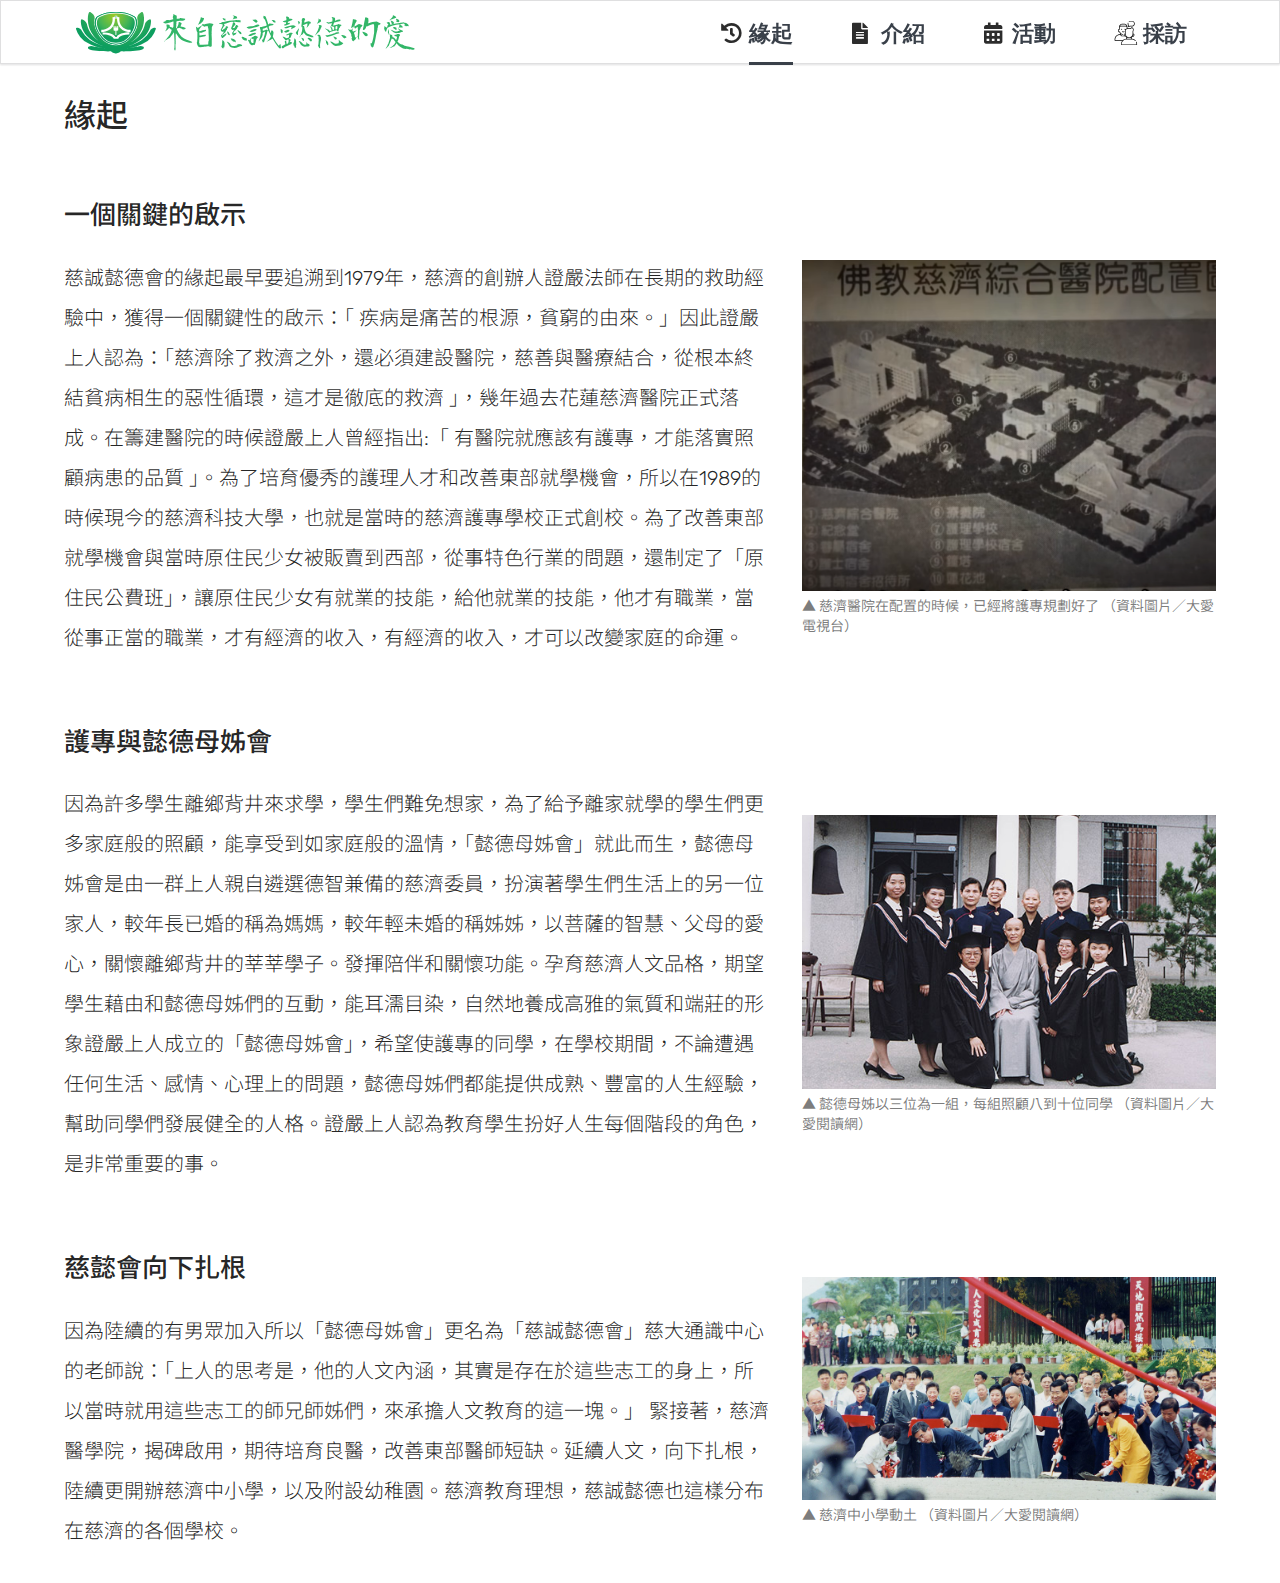
<file: TCSHTSN/index.htm>
<!DOCTYPE html>
<html>

<head>
    <meta charset="UTF-8">
    <title>來自慈誠懿德的愛</title>
    <meta name="author" content="慈中19th善解">
    <meta name="description" content="慈誠懿德介紹">
    <link rel="stylesheet" href="https://fonts.googleapis.com/css?family=Rubik&display=swap">
    <link rel="stylesheet" href="https://fonts.googleapis.com/css?family=Material+Icons|Material+Icons+Round">
    <link rel="Shortcut Icon" type="image/x-icon" href="./PNG/TCSH Logo.png">
    <link rel="stylesheet" href="Semantic-UI/semantic.css">
    <link rel="stylesheet" href="Controller/index.css">
    <link rel="stylesheet" href="https://cdnjs.cloudflare.com/ajax/libs/animate.css/3.7.2/animate.min.css">
    <script src="Semantic-UI/jquery-3.4.1.min.js"></script>
    <script src="Semantic-UI/semantic.min.js"></script>
</head>

<body>
    <!--導航攔-->
    <nav class="ui fixed borderless menu">
        <div>
            <svg xmlns="http://www.w3.org/2000/svg" xmlns:xlink="http://www.w3.org/1999/xlink" viewBox="0 0 360 64">
                <defs>
                    <style>
                        .cls-1 {
                            fill: #00995b;
                        }

                        .cls-2 {
                            fill: #fff;
                        }

                        .cls-3 {
                            fill: url(#未命名漸層_3);
                        }

                        .cls-4 {
                            fill: url(#未命名漸層_2);
                        }

                        .cls-5 {
                            fill: #27b360;
                        }
                    </style>
                    <radialGradient id="未命名漸層_3" cx="49.01" cy="14.59" r="23.43" gradientUnits="userSpaceOnUse">
                        <stop offset="0" stop-color="#95c51a" />
                        <stop offset="0.61" stop-color="#40b34b" />
                        <stop offset="1" stop-color="#009957" />
                    </radialGradient>
                    <radialGradient id="未命名漸層_2" cx="52.69" cy="2.54" r="44.28" gradientUnits="userSpaceOnUse">
                        <stop offset="0" stop-color="#95c51a" />
                        <stop offset="0.5" stop-color="#40b34b" />
                        <stop offset="1" stop-color="#009957" />
                    </radialGradient>
                </defs>
                <title>Tzuchi Logo</title>
                <g id="LOGO_中央圈圈" data-name="LOGO 中央圈圈">
                    <path class="cls-1"
                        d="M67.19,33.88a19.65,19.65,0,0,1-16.27,9.56h-.05A19.62,19.62,0,0,1,34.6,33.88S26.9,23.63,31.1,16.4c0,0,6-5.58,19.77-5.36h.05c13.72-.22,19.77,5.36,19.77,5.36C74.88,23.63,67.19,33.88,67.19,33.88Z" />
                    <path class="cls-1"
                        d="M67.19,33.88a19.65,19.65,0,0,1-16.27,9.56h-.05A19.62,19.62,0,0,1,34.6,33.88S26.9,23.63,31.1,16.4c0,0,6-5.58,19.77-5.36h.05c13.72-.22,19.77,5.36,19.77,5.36C74.88,23.63,67.19,33.88,67.19,33.88Z" />
                    <path class="cls-2"
                        d="M66.38,33.55a18.68,18.68,0,0,1-15.47,9.08h0a18.68,18.68,0,0,1-15.46-9.08s-7.31-9.74-3.32-16.61c0,0,5.74-5.3,18.78-5.09h0c13-.21,18.79,5.09,18.79,5.09C73.69,23.81,66.38,33.55,66.38,33.55Z" />
                    <path class="cls-3"
                        d="M65.6,33.24a17.71,17.71,0,0,1-14.69,8.62h0a17.7,17.7,0,0,1-14.68-8.62S29.24,24,33,17.46c0,0,5.46-5,17.84-4.84h0c12.39-.2,17.85,4.84,17.85,4.84C72.55,24,65.6,33.24,65.6,33.24Z" />
                </g>
                <path id="LOGO_蓮花" data-name="LOGO 蓮花" class="cls-4"
                    d="M51.23,44.14c13.52-.23,19.35-14.69,19.35-14.69a19.1,19.1,0,0,0,1.86-6.06,14.88,14.88,0,0,0-.23-6.06,4.5,4.5,0,0,1,.7-2.8c.23-.93,3.26-3.26,3.26-3.26A1.2,1.2,0,0,1,77.34,11c.46,0,.93,1.4.93,1.4.23,0,.7,3.73.7,3.73a16.6,16.6,0,0,1,0,3.49C78,34.82,65.45,41.58,65.45,41.58,78.27,34.35,79.9,23.16,79.9,23.16c.93-3.26,4.66-4.66,4.66-4.66,1.17-.7,1.4.93,1.4.93s.47,3.73-1.86,9.33c-4.9,11.42-20,16.08-20,16.08,0,.23,5.36-1.86,5.36-1.86C81.3,38.31,85.26,29.22,85.26,29.22c.24-.93,2.8-2.1,2.8-2.1,3.5-1.4,2.77.8,2.77.8A23.14,23.14,0,0,1,79,42c-7,4.43-18.19,5.6-18.19,5.6l2.69-.35s8.86-1.4,9.55-1.63a5.43,5.43,0,0,1,5.37.23s1.86,1.63-1.87,3c-5.83,1.87-20.63,1.52-20.63,1.52-2.8,2.33-4.9,2.1-4.9,2.1s-2.1.46-5.13-2.1c0,0-14.77.35-20.59-1.52-3.73-1.4-1.87-3-1.87-3a5.41,5.41,0,0,1,5.36-.23c.7.23,9.56,1.63,9.56,1.63l2.68.35S29.81,46.47,22.82,42A23.11,23.11,0,0,1,11,27.92s-.73-2.2,2.77-.8c0,0,2.56,1.17,2.79,2.1,0,0,4,9.09,15.86,13.76,0,0,5.36,2.09,5.36,1.86,0,0-15.16-4.66-20-16.08-2.33-5.6-1.87-9.33-1.87-9.33s.24-1.63,1.4-.93c0,0,3.73,1.4,4.67,4.66,0,0,1.63,11.19,14.45,18.42,0,0-12.59-6.76-13.52-21.92a15.92,15.92,0,0,1,0-3.49s.46-3.73.7-3.73c0,0,.46-1.4.93-1.4a1.2,1.2,0,0,1,1.17.23s3,2.33,3.26,3.26a4.5,4.5,0,0,1,.7,2.8,14.88,14.88,0,0,0-.23,6.06,19.1,19.1,0,0,0,1.86,6.06S37,43.91,50.56,44.14Z" />
                <g id="LOGO_中央" data-name="LOGO 中央">
                    <g id="主">
                        <path class="cls-2"
                            d="M65.58,28.76c-1.16.35-12.12-.59-11.19-12.59l-2.1-.12v-1.4H49.73v1.4l-2.22.12c1.4,12.59-11.19,12.59-11.19,12.59l-.11,2.44s14,0,13.75-13.75h2.1s-.7,13.29,13.52,13.75Z" />
                        <path class="cls-1"
                            d="M51.06,16.53h.68v.23h-.92v-.68h-.41v.69h-.23v-.92h.64v-.43h-.65v-.23h.89v.66h.41v-.66h.23v.89h-.64Z" />
                        <path class="cls-2"
                            d="M37.61,31.44v2.09s9.32-.46,11.19,4.2h4.66s-.23-3.73,11-4.2V31.2s-11.66.24-12.83,4.9h-.93S48.1,31,37.61,31.44Z" />
                    </g>
                    <g id="中">
                        <path class="cls-2"
                            d="M53.23,29.11v-4.2h-.94v1.63h-.93V24.91h-.93v1.63H49.5V24.91h-.94v4c0,.93,1.17.93,1.17.93h.7V34h.93V29.8h.7S53.23,29.8,53.23,29.11Z" />
                        <rect class="cls-1" x="49.5" y="27.47" width="0.93" hseven="1.4" />
                        <rect class="cls-1" x="51.36" y="27.47" width="0.93" hseven="1.4" />
                    </g>
                </g>
                <path class="cls-5"
                    d="M109.85,49.44,109,47.69l.16-.21h.25l.16-4.85-.16-.9.16-.41L109,31.45h-.25A22.84,22.84,0,0,1,107,34.1c-.66.94-1.39,1.79-2.08,2.69-.9.45-1.76.9-2.58,1.39s-1.67,1.06-2.49,1.67v.29l-1.06.65a38.1,38.1,0,0,0,5-5.67,17.53,17.53,0,0,0,3-6.45,2.37,2.37,0,0,1-1.43-.77,3.11,3.11,0,0,0-1.38-.82,5.59,5.59,0,0,1-1.76,1.8,10.54,10.54,0,0,0-2.12,1.67v-.16c.37-.62.73-1.27,1.1-1.92a7.49,7.49,0,0,0,.65-2.2l-.4-1.6.12-1.06h1.1a8,8,0,0,0,1.18.17.83.83,0,0,1,.82.73l.12,1.35a7.65,7.65,0,0,1,1.55.45,12,12,0,0,0,1.39.61v-.25l.65-.57.13-5.59h-.66c-1.26.45-2.53.86-3.79,1.23a35,35,0,0,1-4,.77l-1.72-1.06L98.18,21l2.29-.65.28-.82a2.67,2.67,0,0,1,1.19-.53,8.66,8.66,0,0,1,1.47-.12l.81.41,4-.94v-.81a1,1,0,0,1-.37-.78V15.7a2,2,0,0,0,.45-1.1c0-.41.08-.86.08-1.27l.25-.12v-.16h.16a1.48,1.48,0,0,0,1.19.85,3.37,3.37,0,0,1,1.51.49,3.28,3.28,0,0,1,.28,1.63c0,.62-.08,1.19-.08,1.84h1.27l1.83-.28.17-.66h.36l4.82.94v.53l-.82.78a8.25,8.25,0,0,1-3.79.53,11.21,11.21,0,0,0-3.92.45l-.29,1.71.17.37-.29,1.59.12.41L111,26.92l.61.28A14.44,14.44,0,0,0,113,24.59a12.71,12.71,0,0,0,.65-2.85l-.16-.53,1-.17,2,1,.12.37-1.1,3.1a13.33,13.33,0,0,1,2.65.41,12.14,12.14,0,0,1,2.45,1l.25.65a1.5,1.5,0,0,1-.66.12c-.24,0-.37.21-.37.57l-1.87.29a14.64,14.64,0,0,0-1.72-1,8.44,8.44,0,0,1-1.75-.9l-2.57.78-.13.94c.62,1.3,1.35,2.57,2.09,3.79a22.93,22.93,0,0,0,2.73,3.55,18.24,18.24,0,0,0,5.18,3c1.88.65,3.68,1.43,5.47,2.2l-.4.53H127a2.24,2.24,0,0,1-1.23.29h-1.43a26.7,26.7,0,0,1-5.59-1.67,14.59,14.59,0,0,1-4.94-3.55l-2.65-4h-.41l-.12,2.57.12.41-.12.49.12,2-.12,1.18.12,1.75-.12.7.12.81a3.4,3.4,0,0,0-.28,1.51v1.68l.16,2.36-.41,1.47-.37.12Z" />
                <path class="cls-5"
                    d="M133.41,45.73a5.53,5.53,0,0,1-1.11-2,21.47,21.47,0,0,1-.49-2.29,3.59,3.59,0,0,0,.41-1.79,10.09,10.09,0,0,1,.16-1.92V31.37a6.16,6.16,0,0,1-1-2.66c-.12-1-.28-1.91-.48-2.93H131a5.83,5.83,0,0,1,1.06.69,1,1,0,0,0,1.1.24l4-2.53V23.9l-.16-.49.94-.29,1.22.29a10.67,10.67,0,0,1,2.57-.78c.94-.12,1.84-.28,2.7-.44a4.43,4.43,0,0,1,2,.4,5.58,5.58,0,0,0,1.75.53l.16.58-.53.89-.4.12-.66,2,.12,1.07-.28,3.71.16.69-.16,1.06.28,5.59-.12.12v5.84a1.19,1.19,0,0,1-.65.9,2.12,2.12,0,0,1-1.23,0v.16l-.65-.28-.12-.41H143l-1.19.12v.16h-1v.13h-.28v.12h-.41v-.12h-.29v.12h-.12v-.12h-.29v.28l-4.48.37Zm1.26-25.46a18,18,0,0,0,1.27-4.33h.24l.57.7,2.13.4.12,1c-.29.53-.53,1.06-.82,1.68A4.2,4.2,0,0,1,137,21.25l-.66.57-.65.9v-.13h-.28l-2.13,1.23-.4.49C133.49,23,134.1,21.66,134.67,20.27Zm8.57,21.87.13-1.1-.25-.78h.12l.53.29V35.36c-.16-1.79-.24-3.59-.24-5.38a14.17,14.17,0,0,0-.94-5.1h-.53a3.15,3.15,0,0,1-1.39.45,5,5,0,0,0-1.39.32l-.4-.12-1.11-.94A3.71,3.71,0,0,0,135.94,26a13.57,13.57,0,0,1-1.47,1.92L134.1,29l.12,1.22h.53c1-.28,2-.57,3-.9a20.9,20.9,0,0,1,3.15-.57l.12.94-.66.65a24.14,24.14,0,0,0-2.57.9,6.05,6.05,0,0,1-2.61.57l-.82-.28v.57l.13,2.49h.41c1-.21,2-.41,2.85-.57a13.63,13.63,0,0,1,3-.33l.13.78-.7.81-4.9,1-.81-.24-.37,5.71.49.69-.12,1.19,3.1.12,5.67-.25Z" />
                <path class="cls-5"
                    d="M156.54,36.14l-.66-1.55A9.37,9.37,0,0,0,157.35,33c.41-.61.86-1.23,1.31-1.84l.12-.73h-.28l-.25.32h-.69l-1.31-.61-.53-1.3a12.52,12.52,0,0,1,1.14-2.37,6,6,0,0,0,.86-2.49l-.29-.65a6.57,6.57,0,0,0-1.83-.25,2.91,2.91,0,0,1-1.8-.53v-.16a7.41,7.41,0,0,0,1.92-.49,9.94,9.94,0,0,0,1.71-.94l1.35.12a51,51,0,0,1,5.68-1.22,55.05,55.05,0,0,1,6.08-.57V19h.89l1.72.29.53-.17,2,.41v.41h-.25v.41l.25.08v.94H174a12.05,12.05,0,0,0-2.53-.37c-.85,0-1.71-.08-2.44-.16l-.7.12-1.14-.12a19.65,19.65,0,0,0-4.12.9c-1.35.4-2.7.89-4,1.34v.25l.65,1.43a3.22,3.22,0,0,0-1.55,1.71,6.73,6.73,0,0,1-1.31,2v.41h.53l3-1.84.41-1.47H161v-.2l.65-.17,1.43.49.12.53-.9.94-.53,1.72-.53.36a1.45,1.45,0,0,1-.41,1.1,2.58,2.58,0,0,0-.49,1l-1.67,1.47-1.31.94-.41.9h.25l4.16-2.49v.24a3.24,3.24,0,0,0-.12.86A1.33,1.33,0,0,1,161,34l-.66.69-.53.53L157.72,37h-.65Zm1.55,11.14a.54.54,0,0,1-.57-.08,1.28,1.28,0,0,0-.45-.33,2.79,2.79,0,0,0-.45-.82.77.77,0,0,1-.21-.89,3.62,3.62,0,0,0,.53-1.35c.09-.49.17-1,.25-1.51l-.12-.82.36-2.44h.13l1.34,1.3.25.49a2.88,2.88,0,0,1,.45,1.84c0,.69-.08,1.43-.08,2.12a2.9,2.9,0,0,0-.13,1,.63.63,0,0,1-.49.69l-.4-.12-.13,1.18h-.28Zm.94-28V19l-.53-.12-.94-2h.4l1.84.78.53-.25a1.93,1.93,0,0,0,.08,1.1,2.39,2.39,0,0,1,.21,1h-.53Zm7.71,27.17a5.37,5.37,0,0,1-2.37-1.55c-.41-.69-.81-1.38-1.22-2.12a15.92,15.92,0,0,0-1.39-2h.41c.49.21,1,.41,1.51.61a4.29,4.29,0,0,1,1.35,1l.89,1.8a4.05,4.05,0,0,0,1.8.69,16.77,16.77,0,0,0,2,.12l2.41-.65.24-.9.49-.16.53.16a.45.45,0,0,1,.21-.4.79.79,0,0,1,.49-.13,4.71,4.71,0,0,0,1.43.29,1.85,1.85,0,0,1,1.3.77l.41.9a16,16,0,0,0-4,1A13.36,13.36,0,0,1,169.48,47,11.77,11.77,0,0,1,166.74,46.46Zm-3.39-12.65a7.31,7.31,0,0,1-.85-1.67,8.31,8.31,0,0,1-.45-1.71h.41a2.76,2.76,0,0,1,1.1.73,5.27,5.27,0,0,1,.69,1.18,2.61,2.61,0,0,0,.41,1,1.41,1.41,0,0,1,.12,1Zm6,7h.13v-.37H169l-.13.37v-.08l-1.22-.41v-.28l-.9-.37-.65-1.31-.37-.69.12-.24h1a8,8,0,0,0,1.68.65,4.87,4.87,0,0,1,1.59.94.35.35,0,0,0,.2.49,4.24,4.24,0,0,0,.62.28v.25h-.29v.28h.16v.29l-.28.32.12.41h-.37Zm-1.63-6.73a6.08,6.08,0,0,1-.16-.69L167,32.1l.36-.65a4,4,0,0,0,.82-.9c.16-.37.33-.69.49-1.06v-.65h-.41l-.53.08v.16h-.37a4.67,4.67,0,0,1-.89-1.1,2,2,0,0,1-.41-1.23h.24c.37-.81.7-1.59,1-2.44a16.83,16.83,0,0,0,.57-2.53l.37-.12v-.29h.7l1,.65.53,1.59-1.06,1.15h-.25l-.53,1.06-.78.65v.41h1.43l.53-.29v-.24h.25l.41-1.59h.28v-.37H171V24.1h.53V24h.16l1.31.65.36.9-.73.53-.7,1.72-.4.12L171,29.08a1.47,1.47,0,0,0-.9.33,4.45,4.45,0,0,0-.78.73l-1.06,2h.7l1.42-.41v.17h.25l1.3-.7-1.3,2c-.37.29-.74.53-1.18.82s-.86.44-1.31.65A.66.66,0,0,1,167.72,34.1Zm-.45,5.3-.65-.28v.28l.65.29Zm.37-20.89a8.06,8.06,0,0,0,.9-1.47,4.81,4.81,0,0,0,.32-1.71l-1.3-.49v-.12l.9-.16c.61.12,1.18.24,1.75.4a6.76,6.76,0,0,1,1.63.78l.41,1.43c-.82.2-1.59.41-2.37.61a10.28,10.28,0,0,0-2.24.86Zm7.18,14.24-2.57-3.14,1-.28,2.78,2,.49,1.47-.49.37Zm6.33,7.47-.12-.53h-.29v-.41h-.41v.53h-.12l-.53-.69v.41h-.12l-1.59-.9a9.62,9.62,0,0,0-.54-.82,1.11,1.11,0,0,1-.36-.85l-.66-.58h.41V36h-.28l1.22-.17,1.31.41.36.41v-.12h.25l.12.53h.29v-.41l.41.29v.12l1.26.49.29.53-.13,1.59V39.4h-.28v.13h-.41V39.4H181v.66l.12.28Zm.77-2.53h-.28v.94h.28Z" />
                <path class="cls-5"
                    d="M181.88,26.84l-.2-.49,2.12-.82a6.53,6.53,0,0,1,2.21-.37l1.1.09a10.18,10.18,0,0,0,3.22-1.07,6.15,6.15,0,0,1,3.47-.53c.16.17.33.29.45.41s.08.29,0,.57l-.08.25a52.72,52.72,0,0,1-5,1.67,33.61,33.61,0,0,1-5.31,1.1Zm3.72,16.6a7,7,0,0,1-1.06-1,5.45,5.45,0,0,0-.82-1.83,3.26,3.26,0,0,1-.73-1.84h.08l1.47.49,1-1.59.49-.61h-.13V37l.13-.25,1-.12V36.3l1.46-.57a1.06,1.06,0,0,1,.9-.69,9.09,9.09,0,0,0,1.27-.17l2,.86.16.74-1.22,1.22a19.2,19.2,0,0,0-.82,3.14,11.39,11.39,0,0,1-1.14,3.06l-.82.17-.61-.25a1.05,1.05,0,0,1-.61.41c-.21,0-.49,0-.86,0A7.74,7.74,0,0,1,185.6,43.44Zm-2-8.57-.13-.61c1.15-.57,2.25-1.14,3.27-1.71a7.52,7.52,0,0,1,3.67-.74l.45.41v.45l-1,.86a11.5,11.5,0,0,0-2.81.9,7,7,0,0,1-3,.69Zm.85-4.48c1.07-.49,2.09-1,3.15-1.6a6,6,0,0,1,3.63-.61.46.46,0,0,1,.33.33,2.38,2.38,0,0,1,0,.49,9.14,9.14,0,0,1-2.49,1.3,21.31,21.31,0,0,1-2.86.66Zm4.13,7.79-.13-.49h-.53l-.81.2-.25-.08-.36-.49h-.37a2.88,2.88,0,0,0-.29,1,8.94,8.94,0,0,0-.08,1.06,2.58,2.58,0,0,0,.37,1.39,12.21,12.21,0,0,1,.61,1.18l1.55.17.16-.17Zm1-17.55a21.74,21.74,0,0,1-1.8-1.38l-.2-.61h.32l.53.12,2.17-.21a4.77,4.77,0,0,1,1.18.62,2.1,2.1,0,0,1,.74,1.06v.61l-1.07,1A16.19,16.19,0,0,1,189.6,20.63Zm24.49,26.28-.9-1c-1-1.26-2-2.61-2.9-4s-1.83-2.77-2.77-4.12l-.41-.12a14.56,14.56,0,0,1-2.53,1.67,13.48,13.48,0,0,1-2.78,1.27v-.29l1.31-.85v-.21a5.68,5.68,0,0,0,1.59-1.67c.41-.57.82-1.23,1.22-1.88V35a11.45,11.45,0,0,1-1.34-2.66,13.65,13.65,0,0,0-1.23-2.69h-.24l-.7.57a34.81,34.81,0,0,1-1.51,5.51,52.46,52.46,0,0,0-1.79,5.35l-1.23.49c-.16-.49-.28-.94-.45-1.39a9.33,9.33,0,0,0-.61-1.39l1.23-.37a20.46,20.46,0,0,0,1.38-3.87,21.74,21.74,0,0,0,.78-4.16H200l-2.25,1.42-.12.62.12.77a9.12,9.12,0,0,1-.82,2.74,12.65,12.65,0,0,1-1.59,2.48l-.36.13a2.17,2.17,0,0,1-.49.85,3.62,3.62,0,0,1-.82.74V40a27.15,27.15,0,0,0,1.47-4.29c.32-1.51.61-3,.81-4.53l-.49-1,.17-.85a9.36,9.36,0,0,0-.45-1.39,3.64,3.64,0,0,1-.33-1.51l.49-.49,1.35.12c.94-.2,1.76-.45,2.61-.69s1.59-.57,2.37-.9v-.73c-.33-1-.61-1.92-.94-2.94a20.76,20.76,0,0,0-1.26-2.78l-.21-.12-.86-1v-.89l.13-.58-.13-1a1.06,1.06,0,0,0,1,.66,1.78,1.78,0,0,1,1.19.45c.49,1.34,1,2.65,1.47,4s.85,2.7,1.22,4.08h.21l.85-1h.74a15.5,15.5,0,0,0,2,.21,2,2,0,0,1,1.59.94l-.12.32a22,22,0,0,1-2.45.45,5,5,0,0,0-2.29.94l-.08.49c.25,1.1.53,2.08.82,3s.69,2,1.1,3h.24l.25-1.14-.08-.7.16-.77a.67.67,0,0,0,.74.24.88.88,0,0,1,.77.12c.2.33.41.66.57.94A2.57,2.57,0,0,1,208.5,32l-.66,3.75c.82,1.59,1.72,3.06,2.62,4.53a35,35,0,0,0,3.1,4.24l.36.13,1.19-1.6h.16a3.73,3.73,0,0,1,.49,1.92,6.54,6.54,0,0,0,.29,2.08l-1.15.41Zm-11-17.75-.82-2.81h-.61a5.26,5.26,0,0,1-1.88.85c-.69.13-1.39.29-2,.45l-.12,1.84.77.16,2.17-.73.49-.37,1.92.94.12-.12Zm5.1-8.08A2.1,2.1,0,0,0,207.6,20a6.72,6.72,0,0,1-1-1h1.71l1.84.86.49,1.35-.12.24-1.11.16Z" />
                <path class="cls-5"
                    d="M215.76,30.59V29l-.33-.78h1.06l1.22,1.11v1.26L217.47,32l-1,.16Zm.89,15.83v-.57h.17v-.49l3.1-1.88v-.32h.49v-.29a2.24,2.24,0,0,1-.49-1.43,6.8,6.8,0,0,0-.16-1.55l1.38-.16.49,3.26H222a1.93,1.93,0,0,0,.9-.81,10.07,10.07,0,0,1,.65-1l.16-1.55-.32-1.27h-.49a2.31,2.31,0,0,1-1.06.74,5.3,5.3,0,0,1-1.39.2l-2.94-3.55.41.12.49-.12a3.9,3.9,0,0,1,1.71.65,6,6,0,0,0,1.72.9l2-.81.32-2.62h-.49l-1.87.62-.66-.62,3.27-1.55.33-.49,1.71-.16,1.14.33v.61l-.32.45-.49.16-1.23,3.43h-.49l-.16.49-.74.33-.16.44,1.39.29.16,1.71-.81.82v.45c.44,0,.89,0,1.34-.08s.74.16.86.69L226.29,43A44.73,44.73,0,0,1,222,45a17.13,17.13,0,0,0-4.08,2.53Zm2.21-22.68,2-.82.28-1.55c-.57,0-1.18,0-1.75-.08a2.46,2.46,0,0,1-1.51-.7l-.17-.44,3.6-.82.16-1.55a6.66,6.66,0,0,1-.24-1.14,3,3,0,0,0-.37-1l1.26-.17,1.72.78.45,1.55c.49,0,1.06,0,1.67-.08a2.13,2.13,0,0,1,1.47.41v.48l-.16.45-3.92,1.55-.78,1.27h.94l.65-.16.74.16v.45h-.16l-.17.61-2.45,1a6.69,6.69,0,0,1-2.69.57ZM226.61,26H224.9c-.69.33-1.47.65-2.25,1a5.36,5.36,0,0,1-2.57.29L219,26.67l.9-.16v-.33c1.35-.4,2.73-.77,4.16-1.14a23.89,23.89,0,0,1,4.25-.73l2.2.81.17.45-.66.78-3.92,1.87Zm-7.18,5-.16-.78,3.59-1.55,1.55.29v.45l-.41,1-3,1.22Zm9.88,15.1h.12v-.62l-.29-.81-.49-.12-.32-2,.32-1.11H229l.33-3.87h.57a4.4,4.4,0,0,1,1.22,2.89,26.12,26.12,0,0,0,.17,3.19,1,1,0,0,0-.25.65V45l.08,1.39-.57.16v.33l-.16-.16-.16.16Zm1.39-14,.16-.33H231v-.32l-.16-.45.57-.16,2.37-3.59.16.44a10.68,10.68,0,0,1-.57,2.37,6.11,6.11,0,0,0-.41,2.33l.16.61-.4,1h-.49Zm2.77-9.83L232.82,20H233l1.55.78.33.77v.33h-.16l-.17.61.33.12v.17h-.16l-.58-.17-.49,1h-.16ZM237.55,45a6.06,6.06,0,0,1-2-1.71l-1.39-2.49h-.32v-.61l.65-.16a9.41,9.41,0,0,1,3.1,2.36,3.62,3.62,0,0,0,3.72,1.06l.12-1.55-.12-.61h.28l.82,1.23,1.88.77.32,1.27-.49.61a8.3,8.3,0,0,1-2,.41c-.73,0-1.43.08-2.2.08A4.15,4.15,0,0,1,237.55,45ZM235,35.16a3,3,0,0,0,.65-1.31H236c.37-1.26.7-2.52,1-3.75a13.18,13.18,0,0,0,.25-4.08l-.17-.45h-.49l-.73,1.27v-.17a14.28,14.28,0,0,0,.73-3.26c.13-1.18.21-2.29.33-3.43l-.33-.65.82-2.16.9-.13,1.3.13.58,1.87-.58.29-.49,2.2h.33c.69-.32,1.43-.61,2.08-.9a8,8,0,0,1,2.25-.32l1.87.61.17,1.22-.17.33h-.93l-1.11,2.33-1.06.94V26l-1.14.82v-.17a10.37,10.37,0,0,0,.82-2,4.68,4.68,0,0,0,.16-2.12H242l-3.43,1.59-.65-.32-.08.94,1.22.16c.21,1.35.53,2.65.86,4A7.82,7.82,0,0,0,242,32.43l6.08,2.65.45,1.1h-2.28c-1.19-.33-2.33-.65-3.51-1.1a6.1,6.1,0,0,1-3.11-2.33l-.73-1.26h-.33a9,9,0,0,1-.73,1.39A4.73,4.73,0,0,1,236.57,34h-.4l-1.64,2.16-.41.12C234.41,35.89,234.7,35.53,235,35.16Zm2.86,4.57L236.41,37l.33-.17,1.71.78a1.33,1.33,0,0,1,.49,1v1.14l-.65.16Zm6.29-.61a21,21,0,0,0-1.47-1.67v-.33h.57v-.33h.81a9.73,9.73,0,0,1,1.15.41,3.57,3.57,0,0,1,1.06.69l.9,1.23h-.33v.77h-.45l-.12.49-.49.17A4.47,4.47,0,0,1,244.17,39.12Z" />
                <path class="cls-5"
                    d="M250.12,34.3a43.07,43.07,0,0,0,2.53-4.44,20.42,20.42,0,0,0,1.55-4.74l-.65-1.1h.94l.61.16.32-.16,1.11.49.16.94-2.33,5.14-1.42,1.1-.78.74-2,2Zm2-12.16a5.93,5.93,0,0,0,1-1.71,9.49,9.49,0,0,0,.53-1.84l-.61-1.1h.32a1.26,1.26,0,0,0,1.07.66,2.07,2.07,0,0,1,1.1.28,1.35,1.35,0,0,1,.41.78,8,8,0,0,1,.08.94l-.66.93-3.26,1.55Zm2,24.65-1.1-2a11.61,11.61,0,0,0,.53-2.9c0-1,.12-2,.24-2.85a4.32,4.32,0,0,1-.16-2,3.29,3.29,0,0,0-.29-2l-.77-.33v-.49h-.16V34l1.06-.17,1.55.29,1,2.53a15.56,15.56,0,0,1-.53,4.16,14.2,14.2,0,0,0-.45,4.41l.16,1.83-.45.17Zm10.12-15.26-.65-.49a8.34,8.34,0,0,0-1.43-1.88,11.56,11.56,0,0,0-2-1.38v-.17h.33l3.59,1.27.45,1.22h.77l1.27-.28v-.33a12.41,12.41,0,0,0-.53-2.12c-.29-.66-.57-1.31-.86-1.92h.61l1.23-3.14h-.45l-3.43.49-2-1.72h.94l1.43.33c.73-.12,1.39-.2,2-.33a13.78,13.78,0,0,0,1.83-.49l.17-2L267.26,17l-.45-.16v-.77h.29l2.65.61a1.7,1.7,0,0,1,.33,1v1.18l-.16,1h.32a11,11,0,0,1,2.37-1.06,6.16,6.16,0,0,1,2.61-.21l.29,1.11-.13.28-6.24,1.59L268,24.51h.77l4.08-.94v-.32l.94-.13v.13l2.33.49.33.93-1,.29-.62,1.59-.77.74-.78,3.14-.45.16v-.33h-.32l-.94-1.1a18.28,18.28,0,0,0-3.27.94,13.53,13.53,0,0,1-3.26.94l-.33.65h-.45Zm-2.65,3.88h-.33l-.94-1.27h.49l1.72.16a32.3,32.3,0,0,0,4-1.1c1.35-.41,2.61-.81,3.84-1.22l.12-.45a3.74,3.74,0,0,1,1.59-.33h1.71l.62,1.1a57.08,57.08,0,0,0-6.17,1.92A35.13,35.13,0,0,1,262,36Zm-.61,6.24.12-.94-.61-2c.53.45,1,.86,1.51,1.31a6.83,6.83,0,0,1,1.14,1.67l.16,1.55-.16.77-.61.17Zm8.2,2.77a4,4,0,0,1-1.34-.89L266,41.65l-.78-1.1h.61a6.93,6.93,0,0,1,2.58,1.14,5,5,0,0,0,2.57,1l2.65-.45.29-1.88-.29-1.26h.45A4.82,4.82,0,0,0,276,40.83c.69.45,1.43.86,2.16,1.27v.45a5.53,5.53,0,0,1-3.43,1.87c-1.39.21-2.73.37-4.08.49A6.15,6.15,0,0,1,269.26,44.42Zm0-17c0-.49-.08-1-.08-1.55a2.58,2.58,0,0,1-1.39-.37,1.76,1.76,0,0,0-1.43-.24l-.45.16v.29l.94.81v.29h.29l.82,2.32h.44l.45-.28A2,2,0,0,0,269.22,27.45Zm.7,10.77L269,36.51l-1.06-.66,1.71-.12,2,1.1.16,1.06-1.38.66Zm2.49-11.38V25.29l-.78-.17-1.1.33v2.81l1.26.13.17-.13A2.67,2.67,0,0,0,272.41,26.84Zm6.4,10-.49-.16-2.16-2.53,1.22-.12a5.82,5.82,0,0,1,2.09.61c.57.33,1.22.69,1.83,1.1l.17.78a1.83,1.83,0,0,1-1.19.45,1.62,1.62,0,0,0-1.18.49Z" />
                <path class="cls-5"
                    d="M287.91,40l-.53-.13a5.58,5.58,0,0,0-.45-1.3,2.57,2.57,0,0,1-.37-1.27l.53-.81-.4-1.06h-.29a5.52,5.52,0,0,0-1.18-4.08,34.59,34.59,0,0,1-2.45-3.64,3.64,3.64,0,0,0,1.18.82,2.81,2.81,0,0,0,1.27.29l.69-.17.65.17A12,12,0,0,0,288,27.08a15.65,15.65,0,0,0,1-1.92h-.28l-.53.82a2.55,2.55,0,0,1-1.07.53,8,8,0,0,0-1.1.41V26.8a25.41,25.41,0,0,0,1.23-4.21c.28-1.43.49-2.89.65-4.44l.41-.13v.25a7.63,7.63,0,0,0,1.67.16,1.8,1.8,0,0,1,1.43.65l.29.94c-.45.74-.9,1.51-1.35,2.29a6.8,6.8,0,0,0-.82,2.61h-.12l-.57-.29V25l.69.41,2.7-1.39.16-.24h.25v-.25l.93-.16.17-.41h.41l3.1,1.06.12.7-.12.28H297v.29l-1.47,1.34a3.26,3.26,0,0,1-.57,1.88,3.4,3.4,0,0,0-.53,1.92l.16.37L294,36.51l.41,1.75-.12.29h-.12v-.13h-.7L292.4,35h.41l.24-5.14-.4-3.8h-.41l-2.17,1.63v-.4h-.4l-.37-1.23H289a3.62,3.62,0,0,0-1.1,1.55,13.92,13.92,0,0,1-.53,1.68l.29,1,.65.17,3.1-1v.28l-2.41,2v.45a6.51,6.51,0,0,1,.74,2c.12.78.24,1.51.32,2.25h.41l1.35-.78v.08a2.83,2.83,0,0,0-.7,1.19c-.16.4-.32.81-.49,1.26L288,40.42Zm11.18-6.33c-.44-.65-.89-1.26-1.3-1.75l-.41-1.1h.29c.77.2,1.59.44,2.4.73a8.21,8.21,0,0,1,2.17,1.31l.69,1.46-1.47.82-.57-.12-.29.12A4.81,4.81,0,0,1,299.09,33.69Zm7.35,12.16v-.41l-.53-.12-.41-2.45.13-.65h.81v.12h.37a46.32,46.32,0,0,0,1.43-5.26c.32-1.8.61-3.67.89-5.55V25L309,23.82h-.28L308.6,23h-.28c-1.06.29-2.12.65-3.19,1.06s-2.08.94-3.18,1.39v.08h-.12v-.37h-.37c-.2.53-.41,1.11-.69,1.72a8.53,8.53,0,0,1-1,1.55l-.37.12v.29l-.57.08-.9-.25V28c.41-1.63.78-3.39,1.06-5.18s.66-3.47,1.06-5.1L300,16.51l1.76-.12,1.47.94.28,2.57-.37,2.29h.62c1.26-.41,2.57-.82,3.87-1.15a17.18,17.18,0,0,1,4.13-.49,18.65,18.65,0,0,0,1.87,1c.66.29,1.31.53,1.88.78v.28l-.24.53a.94.94,0,0,1-.74.49,6.23,6.23,0,0,0-.9.21,3.31,3.31,0,0,0-.69,1.79,4.14,4.14,0,0,1-.53,1.84l.16.57a91.88,91.88,0,0,0-2,9.18,59.24,59.24,0,0,1-2.28,8.9l-.7.12v.28h-.41Z" />
                <path class="cls-5"
                    d="M320.15,30.35c-.2-.58-.45-1.11-.65-1.6a3.43,3.43,0,0,1-.33-1.71l.29-1.06a.72.72,0,0,0-.17-.53A2.49,2.49,0,0,1,319,25h0c.28.12.57.29.9.41a3,3,0,0,1,.85.65l.49.61.49-.36v-.17l.57-.53h.13l.2-.49-.08-.36.2-.82.41-.16,0-.12.21-.25a1.15,1.15,0,0,0-.45-.57,3.79,3.79,0,0,1-.66-.29c0-.24-.08-.4-.28-.45a.39.39,0,0,1-.33-.32c.37-.16.7-.33,1.06-.49a2.83,2.83,0,0,1,1.07-.21,2.23,2.23,0,0,1,.53.25,3,3,0,0,1,.49.45,5.82,5.82,0,0,1,.2,1,1.33,1.33,0,0,0,.41.9h.24l1.84-.41v-.21l-.74-.28a11.79,11.79,0,0,1-.4-1.27,3.56,3.56,0,0,0-.49-1.26l-.21-.41-.12-.24h.2L327,20c.36.12.77.29,1.14.41l.2.61.53.37v.2l.21,0v.21l-.45.85-.2.29h.24c1.51-.29,3.06-.53,4.61-.73s3.15-.41,4.62-.66v-.08l.2-.12,2.16.57.25-.12a5.22,5.22,0,0,1,1.34.61,15,15,0,0,1,1.35,1l.53,1.26-.24.54-.21,0-.69-.21-1.88.37-.24-.57-.53-.17-.29.37.16-.57-.24,0v0h-.12V24h.12l.24-.94-.45-.12V22.8l-.69-.25c-2.57.45-5.14.9-7.67,1.31a30.81,30.81,0,0,0-7.51,2.49l-.13.28h-.12l-.08-.28H323A6,6,0,0,0,321.91,28a7.73,7.73,0,0,0-.58,1.88h-.12l-.08.94-.33,0Zm25.14,18-.53.08c-.57-.16-1.14-.28-1.67-.41a14,14,0,0,0-1.76-.24l-.85.28a14.18,14.18,0,0,1-4.66-1.83,15.47,15.47,0,0,1-3.91-3.43l-.53-.53a10,10,0,0,1-.58,1.18,5.91,5.91,0,0,1-.73.94l-.25.16-.2.62a10.53,10.53,0,0,0-2,.85,4.59,4.59,0,0,1-2,.66l-.41-.09-1.18.13-.08,0a10.13,10.13,0,0,0,2.08-.74,10.83,10.83,0,0,0,1.92-1.22l0-.17,1.26-1.18c.25-.37.49-.77.74-1.18a3.44,3.44,0,0,0,.53-1.35l-.21-.16v-.12h-.16l-.78-1v-.21l-.2-.12a2.29,2.29,0,0,1-.45-.69,1,1,0,0,0-.53-.49l-.9-.25v-.12l-.53-.16c-.41,1.26-.94,2.45-1.47,3.67s-1.06,2.49-1.59,3.71l-.24,0-.13.25-2,2h-.08l-.32.45-.49.36a5.06,5.06,0,0,0,.53-.73,8.44,8.44,0,0,0,.36-.9h.13l.12-.49.57-.65L323,43h.12l.08-.28h.12c.33-1.14.7-2.24,1.07-3.35a17.43,17.43,0,0,0,.69-3.38l-.2-.21h0v-.16l0-.37,0-.77,0-.49,0-.49H325l.49.12v-.12h.12a2,2,0,0,0,.73.24,1.71,1.71,0,0,1,.66.33,2.74,2.74,0,0,1,.41.82,3.41,3.41,0,0,1,.12.89l-.33.25a5.49,5.49,0,0,1,1.51.57A3.62,3.62,0,0,1,330,37.77c.2.21.36.45.57.7a1.74,1.74,0,0,0,.69.61c.21-.53.33-1.15.53-1.72a4.07,4.07,0,0,0,.17-1.87h-.66v-.08a2.53,2.53,0,0,1-1.22-.33,4,4,0,0,1-.94-.9h.12l.25.08V34.1l-.29-.16v-.09h0l.57.17,2.45-.74v-.16a.85.85,0,0,1,.61-.24h.74l1.35.53.08.32-.08.33.12.28-.33.62-.28-.09a15.94,15.94,0,0,0-.82,2.86,6.48,6.48,0,0,1-1.22,2.82,7.77,7.77,0,0,0,2.16,1.87,12.94,12.94,0,0,0,2.53,1.15l.24-.09.62.37a1.57,1.57,0,0,0,.61.25l.41.28c1.83.53,3.59,1,5.3,1.47s3.39.9,5.19,1.39V48.3c-.33.16-.66.28-1,.41a2,2,0,0,1-1.19,0ZM323.7,33.28l-.12-.08a4.07,4.07,0,0,0-.37-1.1A5.42,5.42,0,0,1,322.8,31a3.32,3.32,0,0,0,.33-1.27,7.94,7.94,0,0,0,0-1.38h.2a5.39,5.39,0,0,1,.66,2.4,7.51,7.51,0,0,0,.41,2.58l-.29.57ZM324.6,19a17.15,17.15,0,0,0,1.55-1.47c.45-.49.94-1.06,1.39-1.63l.33-1h-.09v0l.13-.37.4-.16,1.43.61a6.76,6.76,0,0,1,1.27.82l.2.45-.2.53a1.34,1.34,0,0,0-.86.32,1.36,1.36,0,0,1-.86.33l-.32,0a10.87,10.87,0,0,1-2.17.73,7.28,7.28,0,0,0-2.12,1Zm5.14,12.69a4.42,4.42,0,0,1-1.55-.81v-.17a1.13,1.13,0,0,1-.49-.24,2.48,2.48,0,0,0-.49-.33v-.2l-.81-.45-.66-.61v-.13h.13c1,.37,2,.82,3,1.27a5.46,5.46,0,0,0,3.23.49l2.73-.9,0-.37-.36,0-1-1-.33-.12.45-.08v-.2h.08v-.17l-.37-.24v-.08h.29l.33.12.16.53,1.43.65.2.33a2,2,0,0,1,1.06.32,3.78,3.78,0,0,0,.94.45v.17h.17l.08.32-.08.49a9.7,9.7,0,0,0-2.58.78,5.62,5.62,0,0,1-2.57.61l-.81-.08-.66.24C330.76,32,330.23,31.81,329.74,31.65Zm.33-3.26-.12-.21-1.47-.94-.37-.36v-.45l.16-.33,1.15-.12a3.39,3.39,0,0,1,.85.24,2.34,2.34,0,0,0,.94.21,1.84,1.84,0,0,1,.29.9,9.3,9.3,0,0,1,0,1.06l0,.45h0Zm2.77-7.27-.12-.2h-.61a.89.89,0,0,1-.49-.12l-.49.12V21a4.7,4.7,0,0,1,.33-.73,3.26,3.26,0,0,0,.16-.86l-.73-1.35.36,0v-.24h.21a5.36,5.36,0,0,0,1.22.49,2.4,2.4,0,0,1,1.1.69l.66.9v.45l-.66.69-.57.29Zm.7,5.51a4.37,4.37,0,0,1,.49-.89,1.87,1.87,0,0,0,.41-.94l-.29-.82-.24-.33h.36l.33.05v-.13h.45l.65.25.17.32a3,3,0,0,1,.77.37,4.17,4.17,0,0,1,.78.74l.16,1.22-.37.16-.57-.2a3.42,3.42,0,0,1-.9.12h-.94l-.36-.08-.86.24Z" />
            </svg>
            <ul>
                <li><i class="large history icon Nav-Icon"></i><a id="緣起" onclick="NavNow('緣起')"></i>緣起</a>
                </li>
                <li><i class="large file alternate icon Nav-Icon"></i><a id="介紹" onclick="NavNow('介紹')">介紹</a>
                </li>
                <li><i class="large calendar alternate icon Nav-Icon"></i><a id="活動" onclick="NavNow('活動')">活動</a>
                </li>
                <li>
                    <svg xmlns="http://www.w3.org/2000/svg" id="採訪Icon" enable-background="new 0 0 512 512" hseven="512"
                        viewBox="0 0 512 512" width="512">
                        <path
                            d="m483.472 442.814c-1.794-3.728-6.273-5.295-9.998-3.499-3.727 1.794-5.294 6.27-3.499 9.997 6.499 13.498 9.795 28.001 9.795 43.106v2.548c0 1.133-.922 2.054-2.054 2.054h-306.656c-1.133 0-2.054-.921-2.054-2.054v-2.548c0-54.867 44.637-99.505 99.505-99.505h111.755c27.689 0 53.404 11.099 72.407 31.253 2.839 3.01 7.579 3.149 10.588.311s3.149-7.578.311-10.588c-20.43-21.666-47.602-34.232-77.069-35.788v-37.649c2.462-2.356 4.8-4.84 6.969-7.472 2.654 1.312 5.612 2.113 8.873 2.353.537.039 1.074.059 1.61.059 8.166 0 16.118-4.571 22.551-13.011 5.701-7.481 9.505-17.362 10.172-26.431 1.198-16.261-7.949-28.067-23.658-31.272v-38.155c0-5.893 1.439-11.942 4.163-17.493 3.546-7.228 5.344-14.995 5.344-23.087.001-24.196-16.323-45.152-39.697-50.961-4.593-1.14-9.43 1.118-11.497 5.381-4.723 9.758-14.384 15.819-25.213 15.819h-55.463c-.176 0-.348.012-.524.013v-29.975c0-35.659-29.011-64.67-64.67-64.67h-47.089c-35.659 0-64.67 29.011-64.67 64.67v44.263c-16.396 2.862-26.005 14.845-24.779 31.489 1.343 18.238 14.316 37.632 30.457 39.322 4.411 11.705 11.184 22.148 19.719 30.804v10.41h-10.986c-61.131 0-110.864 49.733-110.864 110.864v16.438c0 9.215 7.496 16.711 16.711 16.711h140.983c-13.171 18.646-20.919 41.383-20.919 65.896v2.548c0 9.393 7.641 17.034 17.034 17.034h306.655c9.393 0 17.034-7.641 17.034-17.034v-2.548c0-17.372-3.794-34.062-11.277-49.603zm-249.288-129.513c-3.952-5.186-6.691-12.255-7.147-18.451-.59-8.011 2.73-13.062 9.871-15.077.205 14.561 4.049 28.254 10.678 40.207-.679.21-1.42.352-2.255.414-3.401.242-7.57-2.401-11.147-7.093zm137.338 64.632h-94.268v-26.689c13.161 8.238 28.697 13.02 45.336 13.02h4.716c16.166 0 31.298-4.503 44.216-12.314zm50.217-83.083c-.456 6.195-3.195 13.265-7.147 18.45-3.575 4.691-7.754 7.344-11.147 7.092-.467-.034-.881-.097-1.273-.171 6.656-11.911 10.543-25.561 10.808-40.086 6.365 2.217 9.317 7.137 8.759 14.715zm-75.618-123.689c14.954 0 28.923-7.951 36.667-20.564 14.75 5.266 24.761 19.308 24.76 35.345 0 5.785-1.282 11.333-3.813 16.489-3.726 7.593-5.695 15.924-5.695 24.092v52.029c0 39.002-31.73 70.733-70.733 70.733h-4.716c-39.003 0-70.733-31.731-70.733-70.733v-68.589c0-21.394 17.406-38.801 38.8-38.802zm-167.746-94.631h47.089c20.962 0 38.92 13.054 46.208 31.454-6.456-4.258-14.178-6.745-22.473-6.745h-94.559c-8.295 0-16.017 2.487-22.473 6.745 7.288-18.401 25.246-31.454 46.208-31.454zm5.892 220.035c.503.102 1.005.152 1.499.152 3.488 0 6.61-2.449 7.332-6 .824-4.054-1.794-8.008-5.848-8.832-26.342-5.354-47.571-24.68-55.401-50.435-1.105-3.635-4.757-5.865-8.497-5.192-.435.079-.826.13-1.194.157-7.772.599-17.355-12.796-18.294-25.543-.722-9.804 4.404-15.179 15.233-15.977.528-.039 1.045-.04 1.58-.003 2.068.147 4.109-.58 5.627-1.996 1.518-1.417 2.38-3.399 2.38-5.476v-11.177-24.071c0-14.312 11.644-25.955 25.955-25.955h94.558c14.312 0 25.955 11.644 25.955 25.955v16.296c-10.937 3.3-20.41 9.993-27.199 18.854.004-.127.019-.251.019-.379 0-6.115-4.957-11.073-11.073-11.073-6.115 0-11.073 4.957-11.073 11.073 0 6.115 4.957 11.073 11.073 11.073 1.913 0 3.713-.485 5.283-1.34-3.4 7.05-5.307 14.95-5.307 23.286v54.507c-16.393 2.864-26.005 14.838-24.78 31.481.394 5.347 1.884 10.973 4.204 16.226h-38.083c-13.309 0-24.138-10.828-24.138-24.138v-3.762c9.064 5.843 19.259 10.068 30.189 12.289zm1.941 114.977h-152.246c-.954 0-1.731-.777-1.731-1.731v-16.438c0-52.871 43.013-95.884 95.884-95.884h12.147c4.239 17.018 19.646 29.668 37.957 29.668h45.993c.736 0 1.477-.029 2.216-.07 5.561 5.413 11.908 8.305 18.392 8.305.536 0 1.073-.02 1.611-.059 3.568-.263 6.819-1.196 9.676-2.758 1.936 2.377 3.992 4.652 6.167 6.808v38.722c-29.16 1.573-55.454 14.107-74.824 33.548-.405-.068-.818-.111-1.242-.111z" />
                        <circle cx="166.937" cy="176.944" r="11.073" />
                        <path
                            d="m226.229 229.635c2.42-3.355 1.66-8.037-1.695-10.456-3.356-2.42-8.037-1.661-10.456 1.695-2.816 3.905-7.361 6.237-12.159 6.237s-9.343-2.331-12.158-6.237c-2.419-3.356-7.099-4.114-10.456-1.696-3.356 2.419-4.115 7.1-1.696 10.456 5.623 7.8 14.711 12.457 24.31 12.457 9.599.001 18.686-4.655 24.31-12.456z" />
                        <path
                            d="m303.65 120.286c-.596 3.981 1.08 7.891 4.373 10.205 1.823 1.28 3.936 1.929 6.062 1.929 1.716 0 3.438-.423 5.02-1.276l25.167-13.576c7.722 1.609 16.207 2.424 25.272 2.424 21.362 0 39.424-4.596 52.232-13.291 15.162-10.292 23.176-26.313 23.176-46.328 0-37.804-28.19-60.373-75.409-60.373-19.643 0-36.693 4.069-49.309 11.767-3.531 2.154-4.647 6.764-2.493 10.295 2.155 3.532 6.764 4.647 10.295 2.493 10.266-6.264 24.619-9.574 41.507-9.574 22.568 0 60.429 5.897 60.429 45.391 0 38.84-37.861 44.639-60.429 44.639-9.014 0-17.298-.891-24.62-2.647-1.793-.431-3.682-.183-5.303.691l-19.845 10.706 2.621-17.471c.356-2.376-.449-4.778-2.164-6.46-7.377-7.23-11.117-17.141-11.117-29.458 0-4.481.495-8.7 1.472-12.54 1.019-4.009-1.403-8.085-5.413-9.105-4.003-1.02-8.086 1.403-9.105 5.413-1.283 5.046-1.934 10.508-1.934 16.233 0 14.99 4.339 27.517 12.907 37.298z" />
                    </svg>
                    <a id="採訪" onclick="NavNow('採訪')">採訪</a>
                </li>
            </ul>
        </div>
    </nav>
    <!--導航攔-->
    <!--https://www.youtube.com/watch?v=smuEnLdQ9r8-->
    <section id="緣起Content">
        <div class="ui middle aligned stackable grid">
            <div class="row">
                <div class="eight wide column info">
                    <h1>緣起</h1><br>
                </div>
            </div>
            <div class="row">
                <div class="ten wide column info">
                    <h2>一個關鍵的啟示</h2>
                    <h3>
                        慈誠懿德會的緣起最早要追溯到1979年，慈濟的創辦人證嚴法師在長期的救助經驗中，獲得一個關鍵性的啟示：「
                        疾病是痛苦的根源，貧窮的由來。」因此證嚴上人認為：「慈濟除了救濟之外，還必須建設醫院，慈善與醫療結合，從根本終結貧病相生的惡性循環，這才是徹底的救濟
                        」，幾年過去花蓮慈濟醫院正式落成。在籌建醫院的時候證嚴上人曾經指出:「 有醫院就應該有護專，才能落實照顧病患的品質
                        」。為了培育優秀的護理人才和改善東部就學機會，所以在1989的時候現今的慈濟科技大學，也就是當時的慈濟護專學校正式創校。為了改善東部就學機會與當時原住民少女被販賣到西部，從事特色行業的問題，還制定了「原住民公費班」，讓原住民少女有就業的技能，給他就業的技能，他才有職業，當從事正當的職業，才有經濟的收入，有經濟的收入，才可以改變家庭的命運。
                        <br><br>
                    </h3>
                </div>
                <div class="six wide right floated column img">
                    <img src="Images/大愛電視/慈濟醫院配置圖.png">
                    <i> &#x25B2; 慈濟醫院在配置的時候，已經將護專規劃好了 （資料圖片／大愛電視台）</i>
                </div>
            </div>
            <div class="row">
                <div class="ten wide column info">
                    <h2>護專與懿德母姊會</h2>
                    <h3>
                        因為許多學生離鄉背井來求學，學生們難免想家，為了給予離家就學的學生們更多家庭般的照顧，能享受到如家庭般的溫情，「懿德母姊會」就此而生，懿德母姊會是由一群上人親自遴選德智兼備的慈濟委員，扮演著學生們生活上的另一位家人，較年長已婚的稱為媽媽，較年輕未婚的稱姊姊，以菩薩的智慧、父母的愛心，關懷離鄉背井的莘莘學子。發揮陪伴和關懷功能。孕育慈濟人文品格，期望學生藉由和懿德母姊們的互動，能耳濡目染，自然地養成高雅的氣質和端莊的形象證嚴上人成立的「懿德母姊會」，希望使護專的同學，在學校期間，不論遭遇任何生活、感情、心理上的問題，懿德母姊們都能提供成熟、豐富的人生經驗，幫助同學們發展健全的人格。證嚴上人認為教育學生扮好人生每個階段的角色，是非常重要的事。
                        <br><br>
                    </h3>
                </div>
                <div class="six wide right floated column img">
                    <img src="Images/大愛閱讀網/懿德母姊以三位為一組_每組照顧八到十位同學.jfif">
                    <i> &#x25B2; 懿德母姊以三位為一組，每組照顧八到十位同學 （資料圖片／大愛閱讀網）</i>
                </div>
            </div>
            <div class="row">
                <div class="ten wide column info">
                    <h2>慈懿會向下扎根</h2>
                    <h3>
                        因為陸續的有男眾加入所以「懿德母姊會」更名為「慈誠懿德會」慈大通識中心的老師說：「上人的思考是，他的人文內涵，其實是存在於這些志工的身上，所以當時就用這些志工的師兄師姊們，來承擔人文教育的這一塊。」
                        緊接著，慈濟醫學院，揭碑啟用，期待培育良醫，改善東部醫師短缺。延續人文，向下扎根，陸續更開辦慈濟中小學，以及附設幼稚園。慈濟教育理想，慈誠懿德也這樣分布在慈濟的各個學校。
                        <br>
                    </h3>
                </div>
                <div class="six wide right floated column img">
                    <img id="img-懿德母姊" src="Images/大愛閱讀網/中小學動土.jfif">
                    <i> &#x25B2; 慈濟中小學動土 （資料圖片／大愛閱讀網）</i>
                </div>
            </div>
        </div>
    </section>
    <section id="介紹Content" class="NotLooking">
        <div class="ui middle aligned stackable grid">
            <div class="row">
                <div class="eight wide column info">
                    <h1>介紹</h1><br>
                </div>
            </div>
            <div class="row">
                <div class="ten wide column info">
                    <span>慈誠懿德扮演的是「輔佐」的角色，協助輔導孩子生活禮儀、道德倫理，在他們心理、情緒困擾的時候，適時的關懷、傾聽，形成一種獨特的輔導方式。<br></span>
                    <span>慈誠懿德肩負的是身體力行，以身作則的規範，舉凡外在的行為舉止，以及內在的涵養與氣質，皆為教育。有了慈誠懿德會，形成以人作教的最好環境，不論傳道、授業、解惑，都浸潤在愛的擁抱中。希望讓慈濟學子多一分爸爸、媽媽的關懷，以及一分亦師亦友的感情，陪伴他們度過年少輕狂的歲月，並培育具備慈、悲、喜、捨胸懷的現代青年。</span>
                </div>
                <div class="six wide right floated column img">
                    <img width="480px" src="Images/慈誠懿德官網/StupidStarvingPeople.jpg">
                    <i> &#x25B2; 感謝資歷10年的慈誠懿德 （資料圖片／慈誠懿德官網）</i>
                </div>
            </div>
            <div class="row">
                <div class="ten wide column info">
                    <h3>在1989年，慈濟護專創校的同時，證嚴上人有感於社會風氣之敗壞，傳統道德文化之不彰及家庭倫理之式微，造成了許多青少年問題；本著道德重整、人格昇華之理念，特遴選德智兼備的慈濟委員，於同年1組成「懿德母姊會」；慈濟護專懿德母姊會制度實行五年來的成效，讓上人興起為慈濟醫學院於1994年成立「慈誠懿德會」的心念，以培育同學們「尊重生命」的襟懷。。隨著慈濟護專於1999年改制為慈濟技術學院，學制改變，科系增加，因應男同學加入而增加了慈誠大德的投入，懿德母姊會亦改名為「慈誠懿德會」，簡稱「慈懿會」。
                    </h3>
                </div>
                <div class="six wide right floated column img">
                    <img width="480px" src="Images/介紹/131.jpg">
                    <i> &#x25B2; 招生說明會 （資料圖片／慈誠懿德官網）</i>
                </div>
            </div>
            <div class="row">
                <div class="ten wide column info">
                    <h3>慈誠爸爸懿德媽媽主要的教育方式是傳承「慈濟人文」精神給學生，而慈濟人文教育是取大環境中真人真事的感人事蹟來做教材，強化了傳統講古以曉義的教化方式。校園是莘莘學子蓄充電能的人生要站，有了慈誠懿德會，形成了以人作教的最好環境，不論傳道、授業、解惑，都浸潤在愛的擁抱中以慈濟大學和技術學院為例，皆設有班導師及慈誠懿德會的輔導制度，懿德媽媽照顧，扮演學生們生活上的另一位家人。藉著例行聚會和平常假日的不定期相聚，關心並協助多數離家求學的孩子適應環境、發展自我。為了勝任這項託付，儘管慈誠懿德爸媽的居住地多不在花蓮，但每個月的家聚，總能見到爸爸媽媽從全台各地趕回花蓮的身影。只要孩子們需要協助或是給予意見，他們總會樂於伸出雙手。慈誠懿德爸媽認為，在孩子們求學當中，他們所做的不過是「陪伴」，但所獲得的自我成長比付出的還要多，特別是與孩子的親密互動，更讓爸爸媽媽久久難以忘懷。
                    </h3>
                </div>
                <div class="six wide right floated column img">
                    <img src="Images/介紹/480817180_m.jpg">
                    <i> &#x25B2; 運動會 （資料圖片／慈誠懿德官網）</i>
                </div>
            </div>
            <div class="row">
                <div class="ten wide column info">
                    <span>透過生活、思惟、態度、行為等身教與孩子互動，期使孩子在心靈上感受關懷，在學業、品德上有所成長，也讓家長放心。<br></span>
                    <span>慈懿會就如同學的另一位家人希望孩子在學期間，不論遇到任何生活、感情、心理上的問題，慈誠爸爸、懿德媽媽們都能提供成熟、豐富的人生經驗，幫助孩子發展健全的人格。上人認為，教育學生扮好人生每個階段的角色是非常重要的。<br></span>
                    <span>慈誠懿德會將愛與專業結合，以父母心、教育心、輔導心及共同成長的心，輔導學生走向多角色、多功能的人生目標。總而言之，慈誠懿德會的功能，就是希望使學校更用心，使老師更安心，使學生更專心，使家長更放心，使社會更具信心。</span>
                </div>
                <div class="six wide right floated column img">
                    <img width="480px" src="Images/介紹/images.jpg">
                    <i> &#x25B2; 感飢12，送愛國際 （資料圖片／慈誠懿德官網）</i>
                </div>
            </div>
            <div class="row">
                <div class="ten wide column info">
                    <h3>慈誠爸爸、懿德媽媽來自各界關懷社會的慈濟志工，有教授、醫師、律師、公務員、企業人士等，他們以其在家庭、社會上的多功能、多角色的實際經驗，來啟發學生對生命的尊重和對蒼生的關懷。證嚴上人曾開示：「懿德」就是美德，之所以如此命名是有感於慈濟人奉獻許多的時間和心力，而最重要的則是品格，我們想培養孩子的美德，自己要先學習美德。
                    </h3>
                </div>
                <div class="six wide right floated column img">
                    <img src="Images/慈誠懿德官網/IDKWTFButinIntro.jpg">
                    <i> &#x25B2; 各司其職齊精進 移地學習齊交流 （資料圖片／慈誠懿德官網）</i>
                </div>
            </div>
        </div>
    </section>
    <section id="活動Content" class="NotLooking">
        <div id="Start" class='ABCD'>
            <div class="text">
                <h1>照顧我們3年的慈懿</h1>
                <h2>
                    從招生到畢業慈誠懿德都在我們身旁，各種大小活動都可以看到他們身影<br>
                </h2>
                <h2 style="color: crimson;">此頁面將介紹慈誠懿德從招生到畢業裡做的活動<br>請點擊右側的向右圖示開始瀏覽</h2>
            </div>
        </div>
        <div id="招生說明會" class='NotLooking ABCD'>
            <div class="text">
                <h1>招生說明會</h1>
                <h2>讓學生和家人們能夠理解學校的各種事物</h2>
            </div>
        </div>
        <div id="暑輔的關懷" class='NotLooking ABCD'>
            <div class="text">
                <h1>暑輔相見歡</h1>
                <h2>暑輔的相見歡、除了各爸媽認識自己班的小孩，還舉辦生活禮儀活動要讓同學們適應和了解這學校，而且要協助新生訓練和情緒的調節</h2>

            </div>
        </div>
        <div id="手工書" class='NotLooking ABCD'>
            <div class="text">
                <h1>手工書</h1>
                <h2>在校園美麗的地方拍下難忘的照片，喚醒大家第一次見面的回憶。</h2>

            </div>
        </div>
        <div id="謝師茶會" class='NotLooking ABCD'>
            <div class="text">
                <h1>謝師茶會</h1>
                <h2>感謝辛苦的老師交給我們淵博的知識以及認真的付出，有時雖然會吵鬧，但還是對老師們懷著感恩的心，活動時爸爸媽媽協助學生們泡茶準備點心讓學生為老師敬茶也會糾正我們做錯的地方</h2>

            </div>
        </div>
        <div id="慈懿日" class='NotLooking ABCD'>
            <div class="text">
                <h1>慈懿日</h1>
                <h2>每個月見到爸爸媽媽們的時間，他們希望我們在這個時候可以釋放壓力，也可以趁機讓老師休息，希望減少大家與老師的辛苦，也讓我們感覺更溫馨。</h2>

            </div>
        </div>
        <div id="親師座談" class='NotLooking ABCD'>
            <div class="text">
                <h1>親師座談</h1>
                <h2>因為要協助家長了解學生情形，也要協助老師活動的進行</h2>

            </div>
        </div>
        <div id="高三成年禮" class='NotLooking ABCD'>
            <div class="text">
                <h1>高三成年禮</h1>
                <h2>作為高三的距離畢業的最後幾天，和同學們分享喜悅，也祝福他們成年</h2>

            </div>
        </div>
        <div id="運動會" class='NotLooking ABCD'>
            <div class="text">
                <h1>運動會</h1>
                <h2>提供點心給認真進行運動會的同學們，表示鼓勵，也為同學的比賽加油打氣，甚至也有活動與他們一起同樂</h2>
            </div>
        </div>
        <div id="感激12" class='NotLooking ABCD'>
            <div class="text">
                <h1>感飢12</h1>
                <h2>爸爸媽媽們和同學們一同響應，為了非洲們的小孩，省下餐費，他們也陪著大家一起飢餓</h2>
            </div>
        </div>
        <div id="精舍路跑" class='NotLooking ABCD'>
            <div class="text">
                <h1>精舍路跑</h1>
                <h2>鼓勵我們跑向終點，他們也提供加水站，為我們加油</h2>

            </div>
        </div>
        <div id="畢業典禮" class='NotLooking ABCD'>
            <div class="text">
                <h1>畢業典禮</h1>
                <h2>在同學要離開學校的最後一刻，給予他們對未來的祝福，也希望他們能夠將他們所教的知識作為燃料向前發展</h2>
            </div>
        </div>
        <div class="dotstyle dotstyle-fillup menuabc">
            <span class="dot" onclick="currentSlide(1)"></span>
            <span class="dot" onclick="currentSlide(2)"></span>
            <span class="dot" onclick="currentSlide(3)"></span>
            <span class="dot" onclick="currentSlide(4)"></span>
            <span class="dot" onclick="currentSlide(5)"></span>
            <span class="dot" onclick="currentSlide(6)"></span>
            <span class="dot" onclick="currentSlide(7)"></span>
            <span class="dot" onclick="currentSlide(8)"></span>
            <span class="dot" onclick="currentSlide(9)"></span>
            <span class="dot" onclick="currentSlide(10)"></span>
            <span class="dot" onclick="currentSlide(11)"></span>
            <span class="dot" onclick="currentSlide(12)"></span>
        </div>
        <a class="prev" onclick="plusSlides(-1)">&#10094;</a>
        <a class="next" onclick="plusSlides(1)">&#10095;</a>
    </section>
    <section id="採訪Content" class="NotLooking">
        <iframe class="ifyt" width="896px" height="504px" src="https://www.youtube.com/embed/8KkFnPpRrFc"
            frameborder="0" allow="accelerometer; autoplay; encrypted-media; gyroscope; picture-in-picture"
            allowfullscreen></iframe>
        <div>
            <span>
                在這次的採訪中我們了解到慈誠懿德不僅僅是一群做志工的人而已，更是一群真心誠意，願意成為孩子們成長路程中的推手，總是在百忙的生活中抽出一點時間，也只是為了孩子們的成長，不只是花費了時間和精力，也自費來提供點心，所以在這次的採訪中，我們的團隊也徹底瞭解了他們的辛勞，也明白了他們對於我們的真誠。
            </span>
        </div>
        <div class="fullvideo">
            <b style="font-size: 20px;">&#183; 完整採訪影片 (連結至YouTube)</b>
            <div class="ui oksize images">
                <a class="ui image" style="text-align: center;" href="https://youtu.be/W-yb0J2PGyg"><img
                        src="./Images/Video Full/孝宜媽媽.png"></img><span>孝宜媽媽</span></a>
                <a class="ui image" style="text-align: center;" href="https://youtu.be/53jHZ_z6IrI"><img
                        src="./Images/Video Full/美玉媽媽.png"></img><span>美玉媽媽</span></a>
                <a class="ui image" style="text-align: center;" href="https://youtu.be/-F8u38H8txk"><img
                        src="./Images/Video Full/美金媽媽.png"></img><span>美金媽媽</span></a>
                <a class="ui image" style="text-align: center;" href="https://youtu.be/rLtSrxZdtoM"><img
                        src="./Images/Video Full/美鳳媽媽和文慶爸爸.png"></img><span>美鳳媽媽和文慶爸爸</span></a>
                <a class="ui image" style="text-align: center;" href="https://youtu.be/nJz1QVccHHo"><img
                        src="./Images/Video Full/翰霖爸爸.png"></img><span>翰霖爸爸</span></a>
                <a class="ui image" style="text-align: center;" href="https://youtu.be/atxLYQK6lxc"><img
                        src="./Images/Video Full/蕭志傑葛葛.png"></img><span>志傑哥哥</span></a>
            </div>
            <div class="fullvideo">
                <b style="font-size: 20px;">&#183; 互動合照</b>
                <div class="ui oksize images">
                    <a class="ui image" style="text-align: center;"><img
                            src="./Images/Teammates/Eric.jpg"></img><span>組員張紘睿與媽媽的合照</span></a>
                    <a class="ui image" style="text-align: center;"><img
                            src="./Images/Teammates/Sean.jpg"></img><span>組員陳昶翔與媽媽的合照</span></a>
                    <a class="ui image" style="text-align: center;"><img
                        src="./Images/Teammates/SQMF.jpg"></img><span>組員林千譯與媽媽的合照</span></a>
                </div>
            </div>
        </div>
    </section>
</body>
<NavM>
    <ul>
        <li>
            <a id="緣起M" onclick="NavNow('緣起M')" class="NavActive">
                <i class="big history icon Nav-Icon"></i>
                <b>緣起</b>
            </a>
        </li>
        <li>
            <a id="介紹M" onclick="NavNow('介紹M')" class="NavM">
                <i class="big file alternate icon Nav-Icon"></i>
                <b>介紹</b>
            </a>
        </li>
        <li>
            <a id="活動M" onclick="NavNow('活動M')">
                <i class="big calendar alternate icon Nav-Icon"></i>
                <b>活動</b>
            </a>
        </li>
        <li>
            <a id="採訪M" onclick="NavNow('採訪M')">
                <svg xmlns="http://www.w3.org/2000/svg" id="採訪Icon" enable-background="new 0 0 512 512" hseven="512"
                    viewBox="0 0 512 512" width="512">
                    <path
                        d="m483.472 442.814c-1.794-3.728-6.273-5.295-9.998-3.499-3.727 1.794-5.294 6.27-3.499 9.997 6.499 13.498 9.795 28.001 9.795 43.106v2.548c0 1.133-.922 2.054-2.054 2.054h-306.656c-1.133 0-2.054-.921-2.054-2.054v-2.548c0-54.867 44.637-99.505 99.505-99.505h111.755c27.689 0 53.404 11.099 72.407 31.253 2.839 3.01 7.579 3.149 10.588.311s3.149-7.578.311-10.588c-20.43-21.666-47.602-34.232-77.069-35.788v-37.649c2.462-2.356 4.8-4.84 6.969-7.472 2.654 1.312 5.612 2.113 8.873 2.353.537.039 1.074.059 1.61.059 8.166 0 16.118-4.571 22.551-13.011 5.701-7.481 9.505-17.362 10.172-26.431 1.198-16.261-7.949-28.067-23.658-31.272v-38.155c0-5.893 1.439-11.942 4.163-17.493 3.546-7.228 5.344-14.995 5.344-23.087.001-24.196-16.323-45.152-39.697-50.961-4.593-1.14-9.43 1.118-11.497 5.381-4.723 9.758-14.384 15.819-25.213 15.819h-55.463c-.176 0-.348.012-.524.013v-29.975c0-35.659-29.011-64.67-64.67-64.67h-47.089c-35.659 0-64.67 29.011-64.67 64.67v44.263c-16.396 2.862-26.005 14.845-24.779 31.489 1.343 18.238 14.316 37.632 30.457 39.322 4.411 11.705 11.184 22.148 19.719 30.804v10.41h-10.986c-61.131 0-110.864 49.733-110.864 110.864v16.438c0 9.215 7.496 16.711 16.711 16.711h140.983c-13.171 18.646-20.919 41.383-20.919 65.896v2.548c0 9.393 7.641 17.034 17.034 17.034h306.655c9.393 0 17.034-7.641 17.034-17.034v-2.548c0-17.372-3.794-34.062-11.277-49.603zm-249.288-129.513c-3.952-5.186-6.691-12.255-7.147-18.451-.59-8.011 2.73-13.062 9.871-15.077.205 14.561 4.049 28.254 10.678 40.207-.679.21-1.42.352-2.255.414-3.401.242-7.57-2.401-11.147-7.093zm137.338 64.632h-94.268v-26.689c13.161 8.238 28.697 13.02 45.336 13.02h4.716c16.166 0 31.298-4.503 44.216-12.314zm50.217-83.083c-.456 6.195-3.195 13.265-7.147 18.45-3.575 4.691-7.754 7.344-11.147 7.092-.467-.034-.881-.097-1.273-.171 6.656-11.911 10.543-25.561 10.808-40.086 6.365 2.217 9.317 7.137 8.759 14.715zm-75.618-123.689c14.954 0 28.923-7.951 36.667-20.564 14.75 5.266 24.761 19.308 24.76 35.345 0 5.785-1.282 11.333-3.813 16.489-3.726 7.593-5.695 15.924-5.695 24.092v52.029c0 39.002-31.73 70.733-70.733 70.733h-4.716c-39.003 0-70.733-31.731-70.733-70.733v-68.589c0-21.394 17.406-38.801 38.8-38.802zm-167.746-94.631h47.089c20.962 0 38.92 13.054 46.208 31.454-6.456-4.258-14.178-6.745-22.473-6.745h-94.559c-8.295 0-16.017 2.487-22.473 6.745 7.288-18.401 25.246-31.454 46.208-31.454zm5.892 220.035c.503.102 1.005.152 1.499.152 3.488 0 6.61-2.449 7.332-6 .824-4.054-1.794-8.008-5.848-8.832-26.342-5.354-47.571-24.68-55.401-50.435-1.105-3.635-4.757-5.865-8.497-5.192-.435.079-.826.13-1.194.157-7.772.599-17.355-12.796-18.294-25.543-.722-9.804 4.404-15.179 15.233-15.977.528-.039 1.045-.04 1.58-.003 2.068.147 4.109-.58 5.627-1.996 1.518-1.417 2.38-3.399 2.38-5.476v-11.177-24.071c0-14.312 11.644-25.955 25.955-25.955h94.558c14.312 0 25.955 11.644 25.955 25.955v16.296c-10.937 3.3-20.41 9.993-27.199 18.854.004-.127.019-.251.019-.379 0-6.115-4.957-11.073-11.073-11.073-6.115 0-11.073 4.957-11.073 11.073 0 6.115 4.957 11.073 11.073 11.073 1.913 0 3.713-.485 5.283-1.34-3.4 7.05-5.307 14.95-5.307 23.286v54.507c-16.393 2.864-26.005 14.838-24.78 31.481.394 5.347 1.884 10.973 4.204 16.226h-38.083c-13.309 0-24.138-10.828-24.138-24.138v-3.762c9.064 5.843 19.259 10.068 30.189 12.289zm1.941 114.977h-152.246c-.954 0-1.731-.777-1.731-1.731v-16.438c0-52.871 43.013-95.884 95.884-95.884h12.147c4.239 17.018 19.646 29.668 37.957 29.668h45.993c.736 0 1.477-.029 2.216-.07 5.561 5.413 11.908 8.305 18.392 8.305.536 0 1.073-.02 1.611-.059 3.568-.263 6.819-1.196 9.676-2.758 1.936 2.377 3.992 4.652 6.167 6.808v38.722c-29.16 1.573-55.454 14.107-74.824 33.548-.405-.068-.818-.111-1.242-.111z" />
                    <circle cx="166.937" cy="176.944" r="11.073" />
                    <path
                        d="m226.229 229.635c2.42-3.355 1.66-8.037-1.695-10.456-3.356-2.42-8.037-1.661-10.456 1.695-2.816 3.905-7.361 6.237-12.159 6.237s-9.343-2.331-12.158-6.237c-2.419-3.356-7.099-4.114-10.456-1.696-3.356 2.419-4.115 7.1-1.696 10.456 5.623 7.8 14.711 12.457 24.31 12.457 9.599.001 18.686-4.655 24.31-12.456z" />
                    <path
                        d="m303.65 120.286c-.596 3.981 1.08 7.891 4.373 10.205 1.823 1.28 3.936 1.929 6.062 1.929 1.716 0 3.438-.423 5.02-1.276l25.167-13.576c7.722 1.609 16.207 2.424 25.272 2.424 21.362 0 39.424-4.596 52.232-13.291 15.162-10.292 23.176-26.313 23.176-46.328 0-37.804-28.19-60.373-75.409-60.373-19.643 0-36.693 4.069-49.309 11.767-3.531 2.154-4.647 6.764-2.493 10.295 2.155 3.532 6.764 4.647 10.295 2.493 10.266-6.264 24.619-9.574 41.507-9.574 22.568 0 60.429 5.897 60.429 45.391 0 38.84-37.861 44.639-60.429 44.639-9.014 0-17.298-.891-24.62-2.647-1.793-.431-3.682-.183-5.303.691l-19.845 10.706 2.621-17.471c.356-2.376-.449-4.778-2.164-6.46-7.377-7.23-11.117-17.141-11.117-29.458 0-4.481.495-8.7 1.472-12.54 1.019-4.009-1.403-8.085-5.413-9.105-4.003-1.02-8.086 1.403-9.105 5.413-1.283 5.046-1.934 10.508-1.934 16.233 0 14.99 4.339 27.517 12.907 37.298z" />
                </svg>
                <b>採訪</b>
            </a>
        </li>
    </ul>
</NavM>
<script src="Controller/index.js"></script>

</html>
</file>
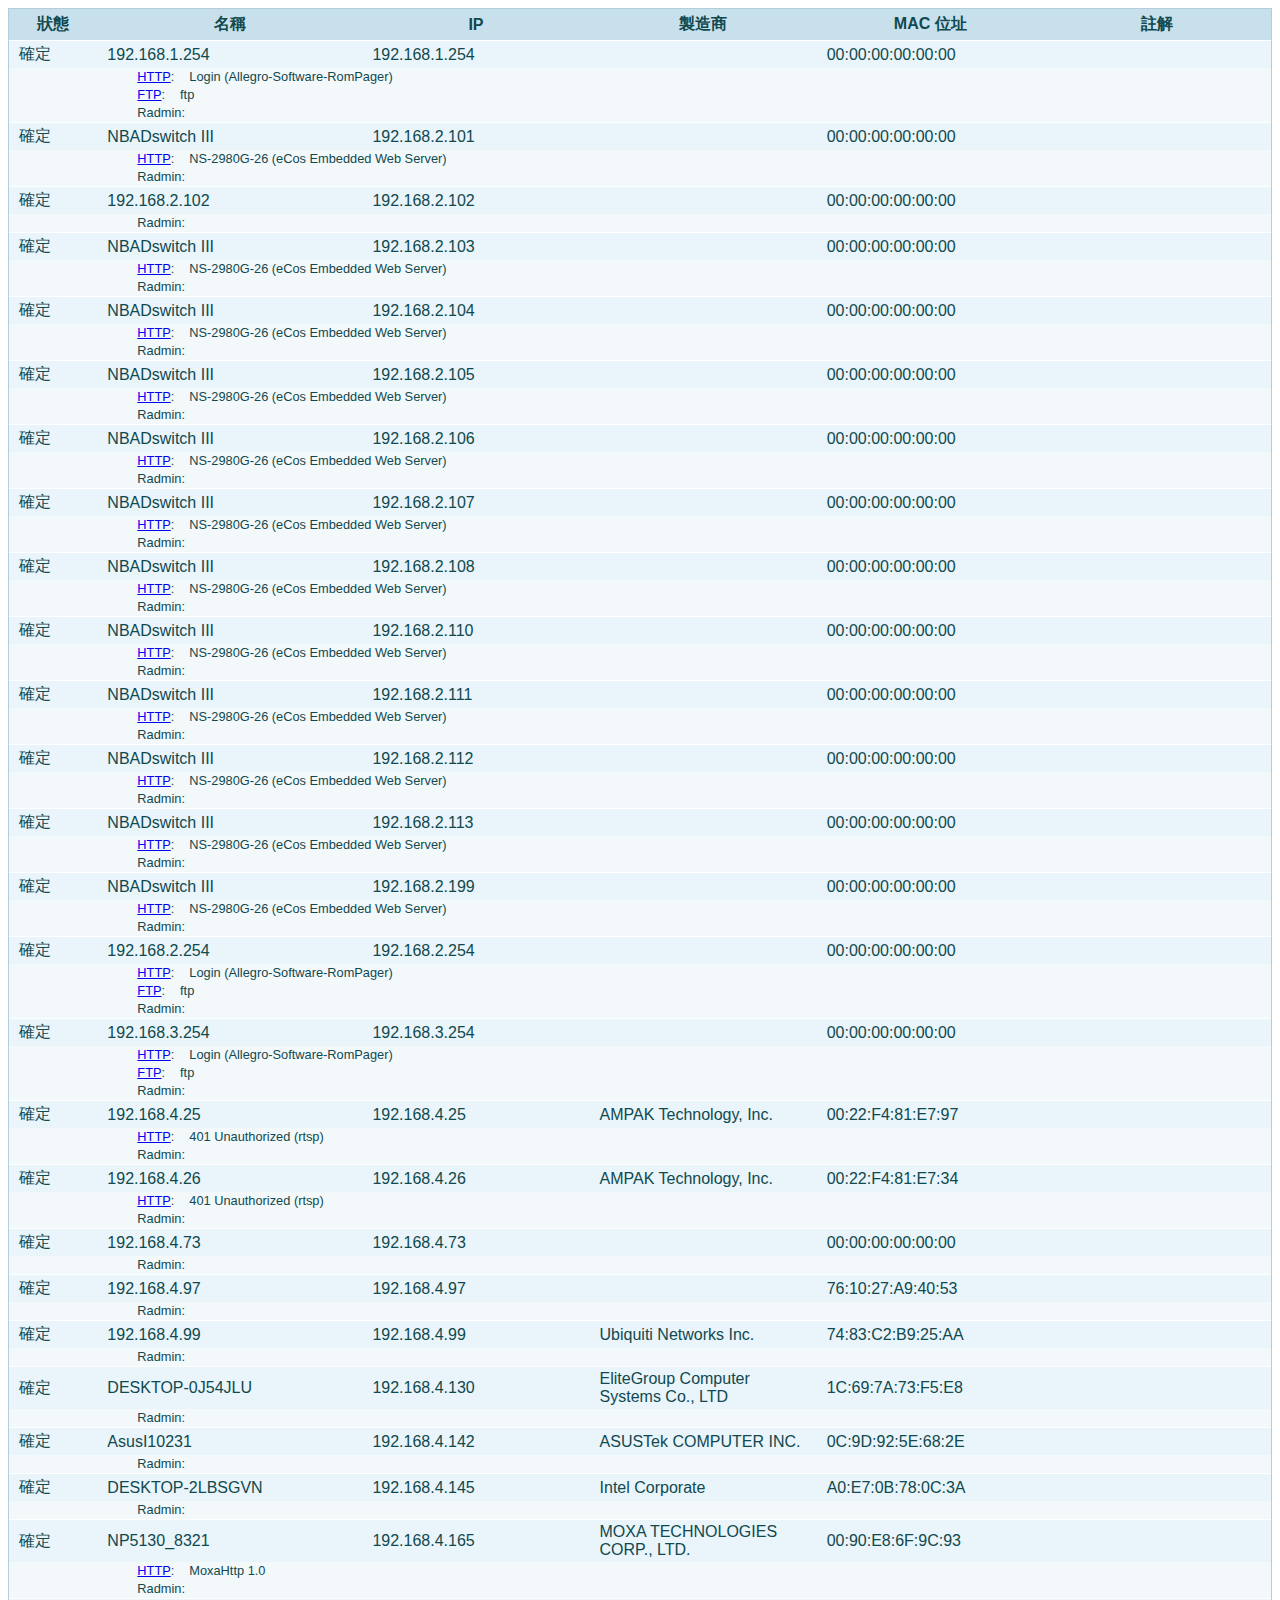
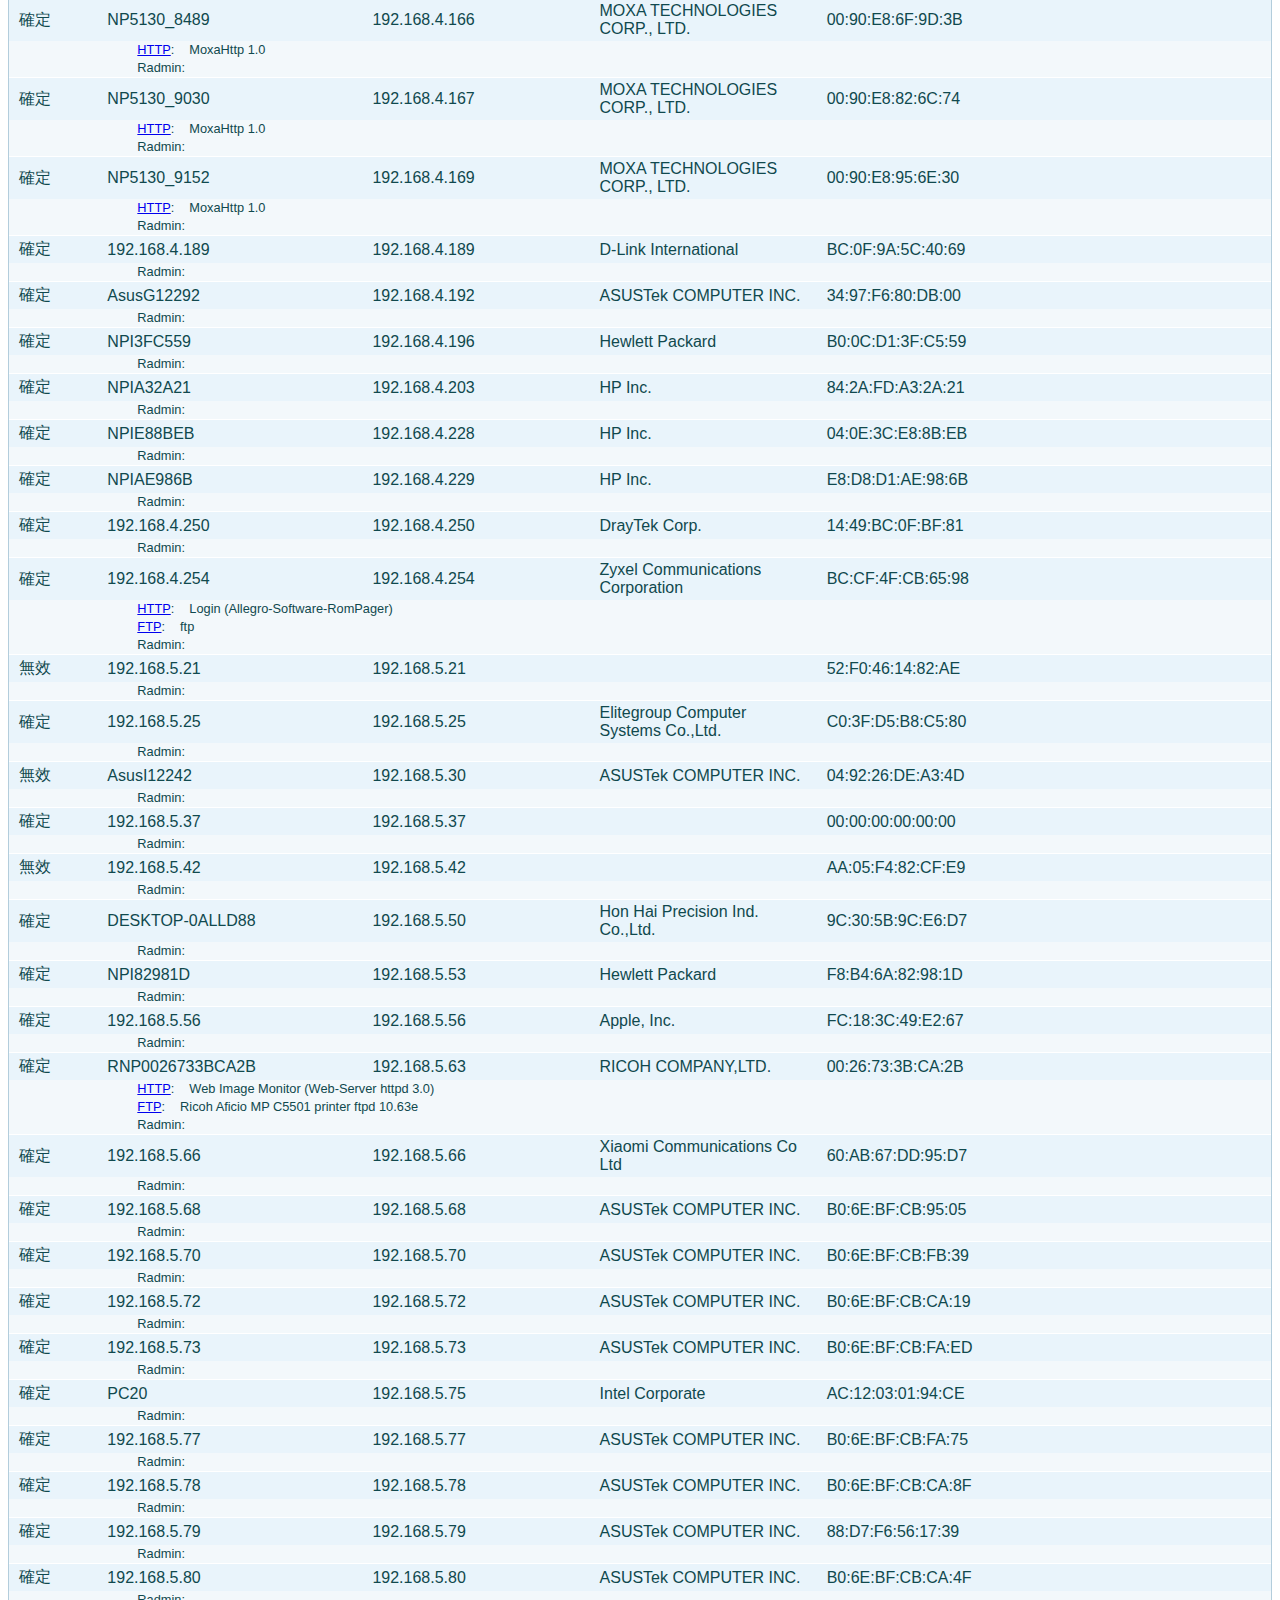
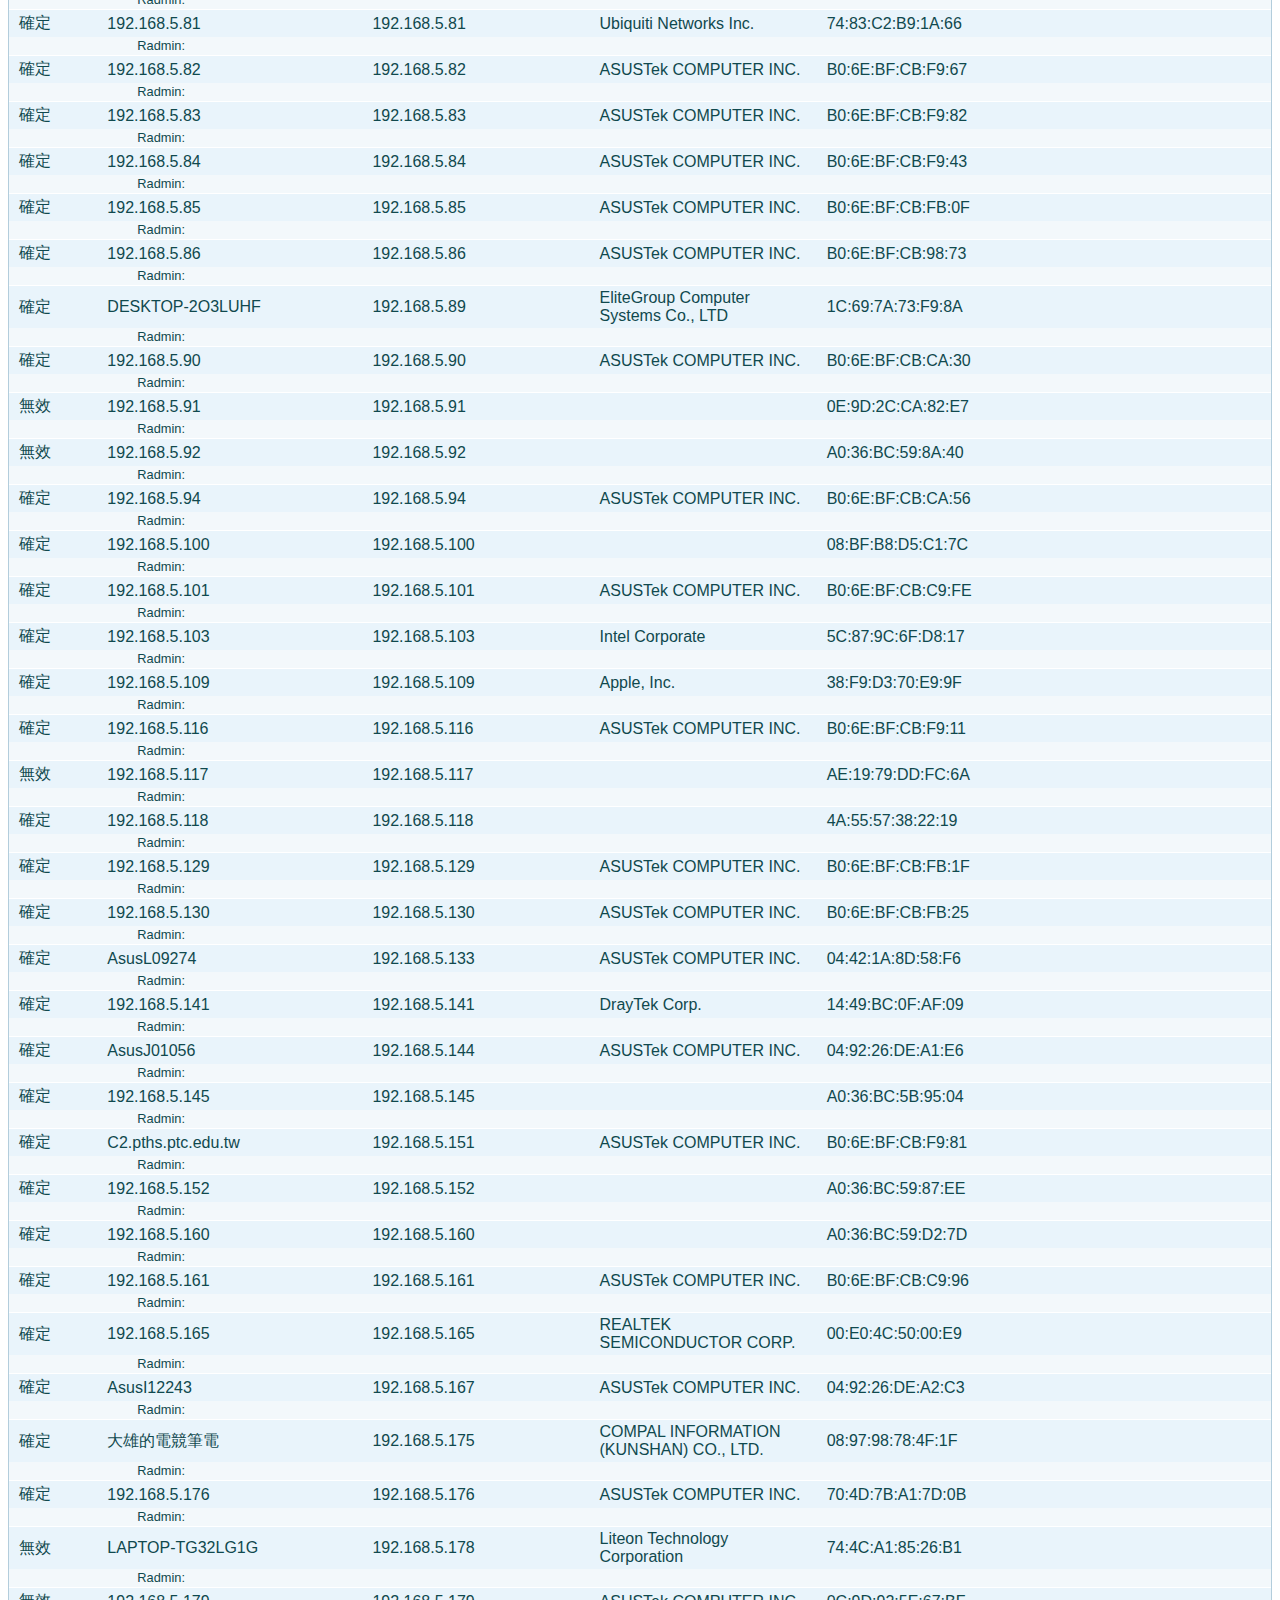
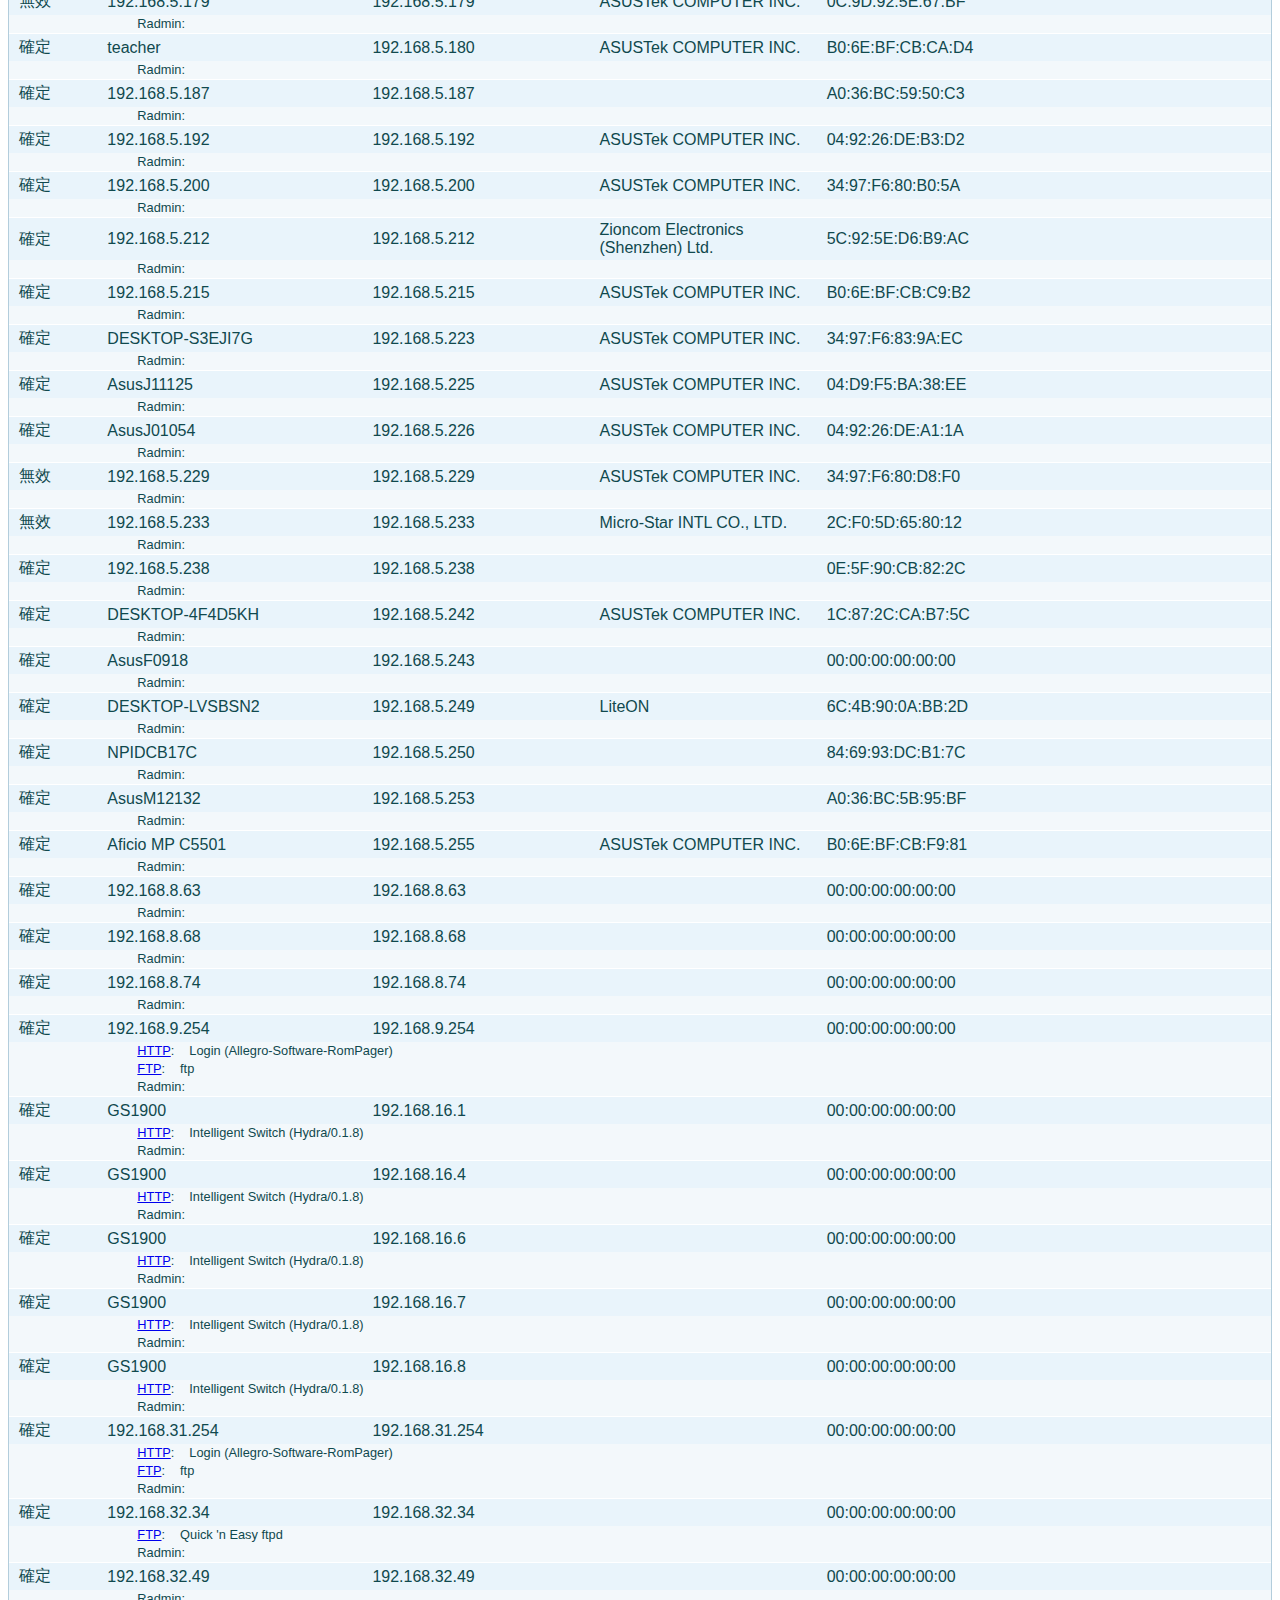
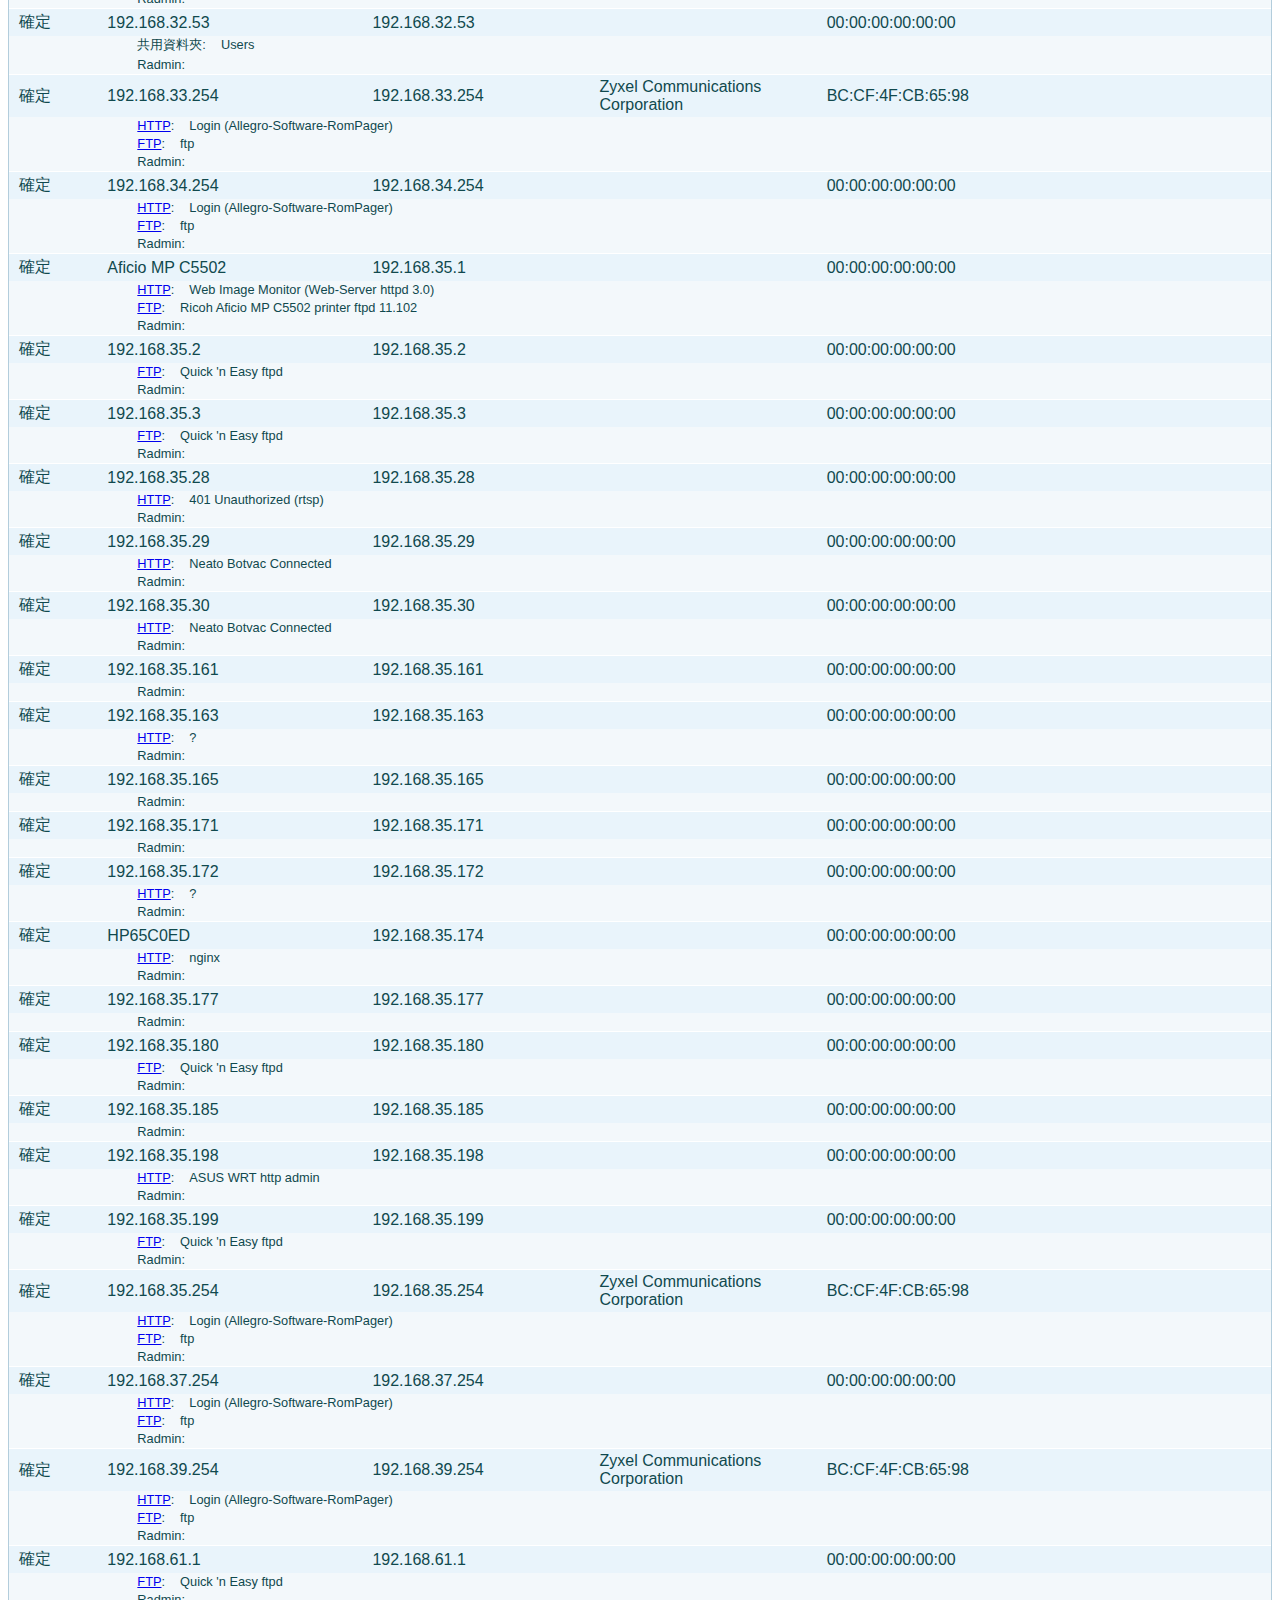
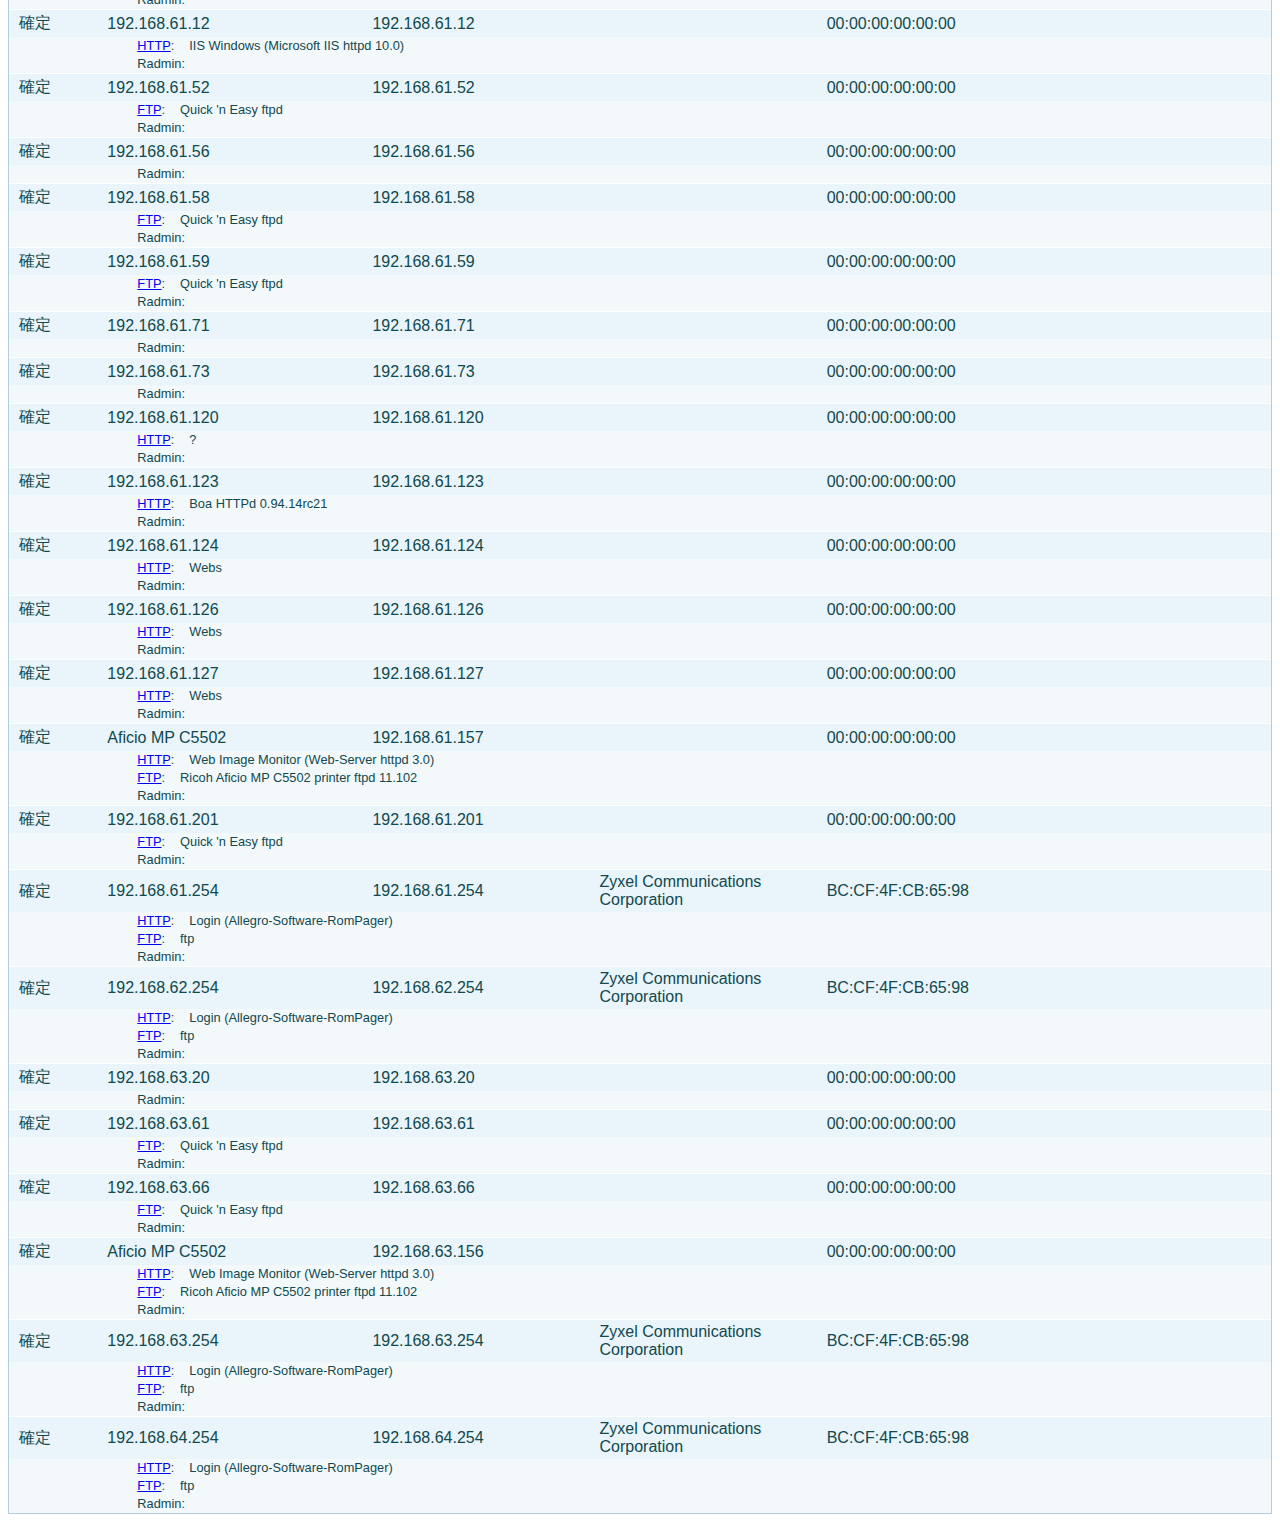
<file: artclass.html>
<!DOCTYPE html PUBLIC "-//W3C//DTD XHTML 1.0 Strict//EN" "http://www.w3.org/TR/xhtml1/DTD/xhtml1-strict.dtd"><html>
<head>
<meta http-equiv="Content-Type" content="text/html; charset=utf-8">
<title>AIPS Results</title>
<style type="text/css">
          @media screen
          {
          body {font-family:Verdana, Geneva, sans-serif; background:#fff; color:#10494E;}
          table {border:1px solid #b3cddc;!important border-collapse:collapse; border-spacing:0px;}
          th {background-color:#c8dfec; text-align:AIPS Results; padding:5px 10px;}
          td {padding-left:10px; padding-right:10px;}
          .r1 {background-color:#e9f4fb;}
          .r2 {background-color:#f3f8fb;}
          .head {padding-top:3px; padding-bottom:3px; border-top:1px solid #fff;}
          .res, .rhead {font-size:0.8em; padding-top:1px; padding-bottom:2px;}
          .res {float:left; padding-left:15px;}
          .rhead {float:left; margin-left:30px;}
		  .svc { color:#000000;}
          }
        </style>
</head>
<body>
<table cellpadding="0" width="100%" dir="ltr">
<tr>
<th width="7%">狀態</th>
<th>名稱</th>
<th width="18%">IP</th>
<th width="18%">製造商</th>
<th width="18%">MAC 位址</th>
<th width="18%">註解</th>
</tr>
<tr class="r1">
<td class="head">確定</td>
<td class="head">192.168.1.254</td>
<td class="head">192.168.1.254</td>
<td class="head"></td>
<td class="head">00:00:00:00:00:00</td>
<td class="head"></td>
</tr>
<tr class="r2">
<td></td>
<td colspan="5">
<div class="rhead"><a href="http://192.168.1.254">HTTP</a>:</div>
<div class="res">Login (Allegro-Software-RomPager)&lrm;</div>
</td>
</tr>
<tr class="r2">
<td></td>
<td colspan="5">
<div class="rhead"><a href="ftp://192.168.1.254">FTP</a>:</div>
<div class="res">ftp</div>
</td>
</tr>
<tr class="r2">
<td></td>
<td colspan="5">
<div class="rhead">Radmin:</div>
</td>
</tr>
<tr class="r1">
<td class="head">確定</td>
<td class="head">NBADswitch III</td>
<td class="head">192.168.2.101</td>
<td class="head"></td>
<td class="head">00:00:00:00:00:00</td>
<td class="head"></td>
</tr>
<tr class="r2">
<td></td>
<td colspan="5">
<div class="rhead"><a href="http://192.168.2.101">HTTP</a>:</div>
<div class="res">NS-2980G-26 (eCos Embedded Web Server)&lrm;</div>
</td>
</tr>
<tr class="r2">
<td></td>
<td colspan="5">
<div class="rhead">Radmin:</div>
</td>
</tr>
<tr class="r1">
<td class="head">確定</td>
<td class="head">192.168.2.102</td>
<td class="head">192.168.2.102</td>
<td class="head"></td>
<td class="head">00:00:00:00:00:00</td>
<td class="head"></td>
</tr>
<tr class="r2">
<td></td>
<td colspan="5">
<div class="rhead">Radmin:</div>
</td>
</tr>
<tr class="r1">
<td class="head">確定</td>
<td class="head">NBADswitch III</td>
<td class="head">192.168.2.103</td>
<td class="head"></td>
<td class="head">00:00:00:00:00:00</td>
<td class="head"></td>
</tr>
<tr class="r2">
<td></td>
<td colspan="5">
<div class="rhead"><a href="http://192.168.2.103">HTTP</a>:</div>
<div class="res">NS-2980G-26 (eCos Embedded Web Server)&lrm;</div>
</td>
</tr>
<tr class="r2">
<td></td>
<td colspan="5">
<div class="rhead">Radmin:</div>
</td>
</tr>
<tr class="r1">
<td class="head">確定</td>
<td class="head">NBADswitch III</td>
<td class="head">192.168.2.104</td>
<td class="head"></td>
<td class="head">00:00:00:00:00:00</td>
<td class="head"></td>
</tr>
<tr class="r2">
<td></td>
<td colspan="5">
<div class="rhead"><a href="http://192.168.2.104">HTTP</a>:</div>
<div class="res">NS-2980G-26 (eCos Embedded Web Server)&lrm;</div>
</td>
</tr>
<tr class="r2">
<td></td>
<td colspan="5">
<div class="rhead">Radmin:</div>
</td>
</tr>
<tr class="r1">
<td class="head">確定</td>
<td class="head">NBADswitch III</td>
<td class="head">192.168.2.105</td>
<td class="head"></td>
<td class="head">00:00:00:00:00:00</td>
<td class="head"></td>
</tr>
<tr class="r2">
<td></td>
<td colspan="5">
<div class="rhead"><a href="http://192.168.2.105">HTTP</a>:</div>
<div class="res">NS-2980G-26 (eCos Embedded Web Server)&lrm;</div>
</td>
</tr>
<tr class="r2">
<td></td>
<td colspan="5">
<div class="rhead">Radmin:</div>
</td>
</tr>
<tr class="r1">
<td class="head">確定</td>
<td class="head">NBADswitch III</td>
<td class="head">192.168.2.106</td>
<td class="head"></td>
<td class="head">00:00:00:00:00:00</td>
<td class="head"></td>
</tr>
<tr class="r2">
<td></td>
<td colspan="5">
<div class="rhead"><a href="http://192.168.2.106">HTTP</a>:</div>
<div class="res">NS-2980G-26 (eCos Embedded Web Server)&lrm;</div>
</td>
</tr>
<tr class="r2">
<td></td>
<td colspan="5">
<div class="rhead">Radmin:</div>
</td>
</tr>
<tr class="r1">
<td class="head">確定</td>
<td class="head">NBADswitch III</td>
<td class="head">192.168.2.107</td>
<td class="head"></td>
<td class="head">00:00:00:00:00:00</td>
<td class="head"></td>
</tr>
<tr class="r2">
<td></td>
<td colspan="5">
<div class="rhead"><a href="http://192.168.2.107">HTTP</a>:</div>
<div class="res">NS-2980G-26 (eCos Embedded Web Server)&lrm;</div>
</td>
</tr>
<tr class="r2">
<td></td>
<td colspan="5">
<div class="rhead">Radmin:</div>
</td>
</tr>
<tr class="r1">
<td class="head">確定</td>
<td class="head">NBADswitch III</td>
<td class="head">192.168.2.108</td>
<td class="head"></td>
<td class="head">00:00:00:00:00:00</td>
<td class="head"></td>
</tr>
<tr class="r2">
<td></td>
<td colspan="5">
<div class="rhead"><a href="http://192.168.2.108">HTTP</a>:</div>
<div class="res">NS-2980G-26 (eCos Embedded Web Server)&lrm;</div>
</td>
</tr>
<tr class="r2">
<td></td>
<td colspan="5">
<div class="rhead">Radmin:</div>
</td>
</tr>
<tr class="r1">
<td class="head">確定</td>
<td class="head">NBADswitch III</td>
<td class="head">192.168.2.110</td>
<td class="head"></td>
<td class="head">00:00:00:00:00:00</td>
<td class="head"></td>
</tr>
<tr class="r2">
<td></td>
<td colspan="5">
<div class="rhead"><a href="http://192.168.2.110">HTTP</a>:</div>
<div class="res">NS-2980G-26 (eCos Embedded Web Server)&lrm;</div>
</td>
</tr>
<tr class="r2">
<td></td>
<td colspan="5">
<div class="rhead">Radmin:</div>
</td>
</tr>
<tr class="r1">
<td class="head">確定</td>
<td class="head">NBADswitch III</td>
<td class="head">192.168.2.111</td>
<td class="head"></td>
<td class="head">00:00:00:00:00:00</td>
<td class="head"></td>
</tr>
<tr class="r2">
<td></td>
<td colspan="5">
<div class="rhead"><a href="http://192.168.2.111">HTTP</a>:</div>
<div class="res">NS-2980G-26 (eCos Embedded Web Server)&lrm;</div>
</td>
</tr>
<tr class="r2">
<td></td>
<td colspan="5">
<div class="rhead">Radmin:</div>
</td>
</tr>
<tr class="r1">
<td class="head">確定</td>
<td class="head">NBADswitch III</td>
<td class="head">192.168.2.112</td>
<td class="head"></td>
<td class="head">00:00:00:00:00:00</td>
<td class="head"></td>
</tr>
<tr class="r2">
<td></td>
<td colspan="5">
<div class="rhead"><a href="http://192.168.2.112">HTTP</a>:</div>
<div class="res">NS-2980G-26 (eCos Embedded Web Server)&lrm;</div>
</td>
</tr>
<tr class="r2">
<td></td>
<td colspan="5">
<div class="rhead">Radmin:</div>
</td>
</tr>
<tr class="r1">
<td class="head">確定</td>
<td class="head">NBADswitch III</td>
<td class="head">192.168.2.113</td>
<td class="head"></td>
<td class="head">00:00:00:00:00:00</td>
<td class="head"></td>
</tr>
<tr class="r2">
<td></td>
<td colspan="5">
<div class="rhead"><a href="http://192.168.2.113">HTTP</a>:</div>
<div class="res">NS-2980G-26 (eCos Embedded Web Server)&lrm;</div>
</td>
</tr>
<tr class="r2">
<td></td>
<td colspan="5">
<div class="rhead">Radmin:</div>
</td>
</tr>
<tr class="r1">
<td class="head">確定</td>
<td class="head">NBADswitch III</td>
<td class="head">192.168.2.199</td>
<td class="head"></td>
<td class="head">00:00:00:00:00:00</td>
<td class="head"></td>
</tr>
<tr class="r2">
<td></td>
<td colspan="5">
<div class="rhead"><a href="http://192.168.2.199">HTTP</a>:</div>
<div class="res">NS-2980G-26 (eCos Embedded Web Server)&lrm;</div>
</td>
</tr>
<tr class="r2">
<td></td>
<td colspan="5">
<div class="rhead">Radmin:</div>
</td>
</tr>
<tr class="r1">
<td class="head">確定</td>
<td class="head">192.168.2.254</td>
<td class="head">192.168.2.254</td>
<td class="head"></td>
<td class="head">00:00:00:00:00:00</td>
<td class="head"></td>
</tr>
<tr class="r2">
<td></td>
<td colspan="5">
<div class="rhead"><a href="http://192.168.2.254">HTTP</a>:</div>
<div class="res">Login (Allegro-Software-RomPager)&lrm;</div>
</td>
</tr>
<tr class="r2">
<td></td>
<td colspan="5">
<div class="rhead"><a href="ftp://192.168.2.254">FTP</a>:</div>
<div class="res">ftp</div>
</td>
</tr>
<tr class="r2">
<td></td>
<td colspan="5">
<div class="rhead">Radmin:</div>
</td>
</tr>
<tr class="r1">
<td class="head">確定</td>
<td class="head">192.168.3.254</td>
<td class="head">192.168.3.254</td>
<td class="head"></td>
<td class="head">00:00:00:00:00:00</td>
<td class="head"></td>
</tr>
<tr class="r2">
<td></td>
<td colspan="5">
<div class="rhead"><a href="http://192.168.3.254">HTTP</a>:</div>
<div class="res">Login (Allegro-Software-RomPager)&lrm;</div>
</td>
</tr>
<tr class="r2">
<td></td>
<td colspan="5">
<div class="rhead"><a href="ftp://192.168.3.254">FTP</a>:</div>
<div class="res">ftp</div>
</td>
</tr>
<tr class="r2">
<td></td>
<td colspan="5">
<div class="rhead">Radmin:</div>
</td>
</tr>
<tr class="r1">
<td class="head">確定</td>
<td class="head">192.168.4.25</td>
<td class="head">192.168.4.25</td>
<td class="head">AMPAK Technology, Inc.</td>
<td class="head">00:22:F4:81:E7:97</td>
<td class="head"></td>
</tr>
<tr class="r2">
<td></td>
<td colspan="5">
<div class="rhead"><a href="http://192.168.4.25">HTTP</a>:</div>
<div class="res">401 Unauthorized (rtsp)&lrm;</div>
</td>
</tr>
<tr class="r2">
<td></td>
<td colspan="5">
<div class="rhead">Radmin:</div>
</td>
</tr>
<tr class="r1">
<td class="head">確定</td>
<td class="head">192.168.4.26</td>
<td class="head">192.168.4.26</td>
<td class="head">AMPAK Technology, Inc.</td>
<td class="head">00:22:F4:81:E7:34</td>
<td class="head"></td>
</tr>
<tr class="r2">
<td></td>
<td colspan="5">
<div class="rhead"><a href="http://192.168.4.26">HTTP</a>:</div>
<div class="res">401 Unauthorized (rtsp)&lrm;</div>
</td>
</tr>
<tr class="r2">
<td></td>
<td colspan="5">
<div class="rhead">Radmin:</div>
</td>
</tr>
<tr class="r1">
<td class="head">確定</td>
<td class="head">192.168.4.73</td>
<td class="head">192.168.4.73</td>
<td class="head"></td>
<td class="head">00:00:00:00:00:00</td>
<td class="head"></td>
</tr>
<tr class="r2">
<td></td>
<td colspan="5">
<div class="rhead">Radmin:</div>
</td>
</tr>
<tr class="r1">
<td class="head">確定</td>
<td class="head">192.168.4.97</td>
<td class="head">192.168.4.97</td>
<td class="head"></td>
<td class="head">76:10:27:A9:40:53</td>
<td class="head"></td>
</tr>
<tr class="r2">
<td></td>
<td colspan="5">
<div class="rhead">Radmin:</div>
</td>
</tr>
<tr class="r1">
<td class="head">確定</td>
<td class="head">192.168.4.99</td>
<td class="head">192.168.4.99</td>
<td class="head">Ubiquiti Networks Inc.</td>
<td class="head">74:83:C2:B9:25:AA</td>
<td class="head"></td>
</tr>
<tr class="r2">
<td></td>
<td colspan="5">
<div class="rhead">Radmin:</div>
</td>
</tr>
<tr class="r1">
<td class="head">確定</td>
<td class="head">DESKTOP-0J54JLU</td>
<td class="head">192.168.4.130</td>
<td class="head">EliteGroup Computer Systems Co., LTD</td>
<td class="head">1C:69:7A:73:F5:E8</td>
<td class="head"></td>
</tr>
<tr class="r2">
<td></td>
<td colspan="5">
<div class="rhead">Radmin:</div>
</td>
</tr>
<tr class="r1">
<td class="head">確定</td>
<td class="head">AsusI10231</td>
<td class="head">192.168.4.142</td>
<td class="head">ASUSTek COMPUTER INC.</td>
<td class="head">0C:9D:92:5E:68:2E</td>
<td class="head"></td>
</tr>
<tr class="r2">
<td></td>
<td colspan="5">
<div class="rhead">Radmin:</div>
</td>
</tr>
<tr class="r1">
<td class="head">確定</td>
<td class="head">DESKTOP-2LBSGVN</td>
<td class="head">192.168.4.145</td>
<td class="head">Intel Corporate</td>
<td class="head">A0:E7:0B:78:0C:3A</td>
<td class="head"></td>
</tr>
<tr class="r2">
<td></td>
<td colspan="5">
<div class="rhead">Radmin:</div>
</td>
</tr>
<tr class="r1">
<td class="head">確定</td>
<td class="head">NP5130_8321</td>
<td class="head">192.168.4.165</td>
<td class="head">MOXA TECHNOLOGIES CORP., LTD.</td>
<td class="head">00:90:E8:6F:9C:93</td>
<td class="head"></td>
</tr>
<tr class="r2">
<td></td>
<td colspan="5">
<div class="rhead"><a href="http://192.168.4.165">HTTP</a>:</div>
<div class="res">MoxaHttp 1.0</div>
</td>
</tr>
<tr class="r2">
<td></td>
<td colspan="5">
<div class="rhead">Radmin:</div>
</td>
</tr>
<tr class="r1">
<td class="head">確定</td>
<td class="head">NP5130_8489</td>
<td class="head">192.168.4.166</td>
<td class="head">MOXA TECHNOLOGIES CORP., LTD.</td>
<td class="head">00:90:E8:6F:9D:3B</td>
<td class="head"></td>
</tr>
<tr class="r2">
<td></td>
<td colspan="5">
<div class="rhead"><a href="http://192.168.4.166">HTTP</a>:</div>
<div class="res">MoxaHttp 1.0</div>
</td>
</tr>
<tr class="r2">
<td></td>
<td colspan="5">
<div class="rhead">Radmin:</div>
</td>
</tr>
<tr class="r1">
<td class="head">確定</td>
<td class="head">NP5130_9030</td>
<td class="head">192.168.4.167</td>
<td class="head">MOXA TECHNOLOGIES CORP., LTD.</td>
<td class="head">00:90:E8:82:6C:74</td>
<td class="head"></td>
</tr>
<tr class="r2">
<td></td>
<td colspan="5">
<div class="rhead"><a href="http://192.168.4.167">HTTP</a>:</div>
<div class="res">MoxaHttp 1.0</div>
</td>
</tr>
<tr class="r2">
<td></td>
<td colspan="5">
<div class="rhead">Radmin:</div>
</td>
</tr>
<tr class="r1">
<td class="head">確定</td>
<td class="head">NP5130_9152</td>
<td class="head">192.168.4.169</td>
<td class="head">MOXA TECHNOLOGIES CORP., LTD.</td>
<td class="head">00:90:E8:95:6E:30</td>
<td class="head"></td>
</tr>
<tr class="r2">
<td></td>
<td colspan="5">
<div class="rhead"><a href="http://192.168.4.169">HTTP</a>:</div>
<div class="res">MoxaHttp 1.0</div>
</td>
</tr>
<tr class="r2">
<td></td>
<td colspan="5">
<div class="rhead">Radmin:</div>
</td>
</tr>
<tr class="r1">
<td class="head">確定</td>
<td class="head">192.168.4.189</td>
<td class="head">192.168.4.189</td>
<td class="head">D-Link International</td>
<td class="head">BC:0F:9A:5C:40:69</td>
<td class="head"></td>
</tr>
<tr class="r2">
<td></td>
<td colspan="5">
<div class="rhead">Radmin:</div>
</td>
</tr>
<tr class="r1">
<td class="head">確定</td>
<td class="head">AsusG12292</td>
<td class="head">192.168.4.192</td>
<td class="head">ASUSTek COMPUTER INC.</td>
<td class="head">34:97:F6:80:DB:00</td>
<td class="head"></td>
</tr>
<tr class="r2">
<td></td>
<td colspan="5">
<div class="rhead">Radmin:</div>
</td>
</tr>
<tr class="r1">
<td class="head">確定</td>
<td class="head">NPI3FC559</td>
<td class="head">192.168.4.196</td>
<td class="head">Hewlett Packard</td>
<td class="head">B0:0C:D1:3F:C5:59</td>
<td class="head"></td>
</tr>
<tr class="r2">
<td></td>
<td colspan="5">
<div class="rhead">Radmin:</div>
</td>
</tr>
<tr class="r1">
<td class="head">確定</td>
<td class="head">NPIA32A21</td>
<td class="head">192.168.4.203</td>
<td class="head">HP Inc.</td>
<td class="head">84:2A:FD:A3:2A:21</td>
<td class="head"></td>
</tr>
<tr class="r2">
<td></td>
<td colspan="5">
<div class="rhead">Radmin:</div>
</td>
</tr>
<tr class="r1">
<td class="head">確定</td>
<td class="head">NPIE88BEB</td>
<td class="head">192.168.4.228</td>
<td class="head">HP Inc.</td>
<td class="head">04:0E:3C:E8:8B:EB</td>
<td class="head"></td>
</tr>
<tr class="r2">
<td></td>
<td colspan="5">
<div class="rhead">Radmin:</div>
</td>
</tr>
<tr class="r1">
<td class="head">確定</td>
<td class="head">NPIAE986B</td>
<td class="head">192.168.4.229</td>
<td class="head">HP Inc.</td>
<td class="head">E8:D8:D1:AE:98:6B</td>
<td class="head"></td>
</tr>
<tr class="r2">
<td></td>
<td colspan="5">
<div class="rhead">Radmin:</div>
</td>
</tr>
<tr class="r1">
<td class="head">確定</td>
<td class="head">192.168.4.250</td>
<td class="head">192.168.4.250</td>
<td class="head">DrayTek Corp.</td>
<td class="head">14:49:BC:0F:BF:81</td>
<td class="head"></td>
</tr>
<tr class="r2">
<td></td>
<td colspan="5">
<div class="rhead">Radmin:</div>
</td>
</tr>
<tr class="r1">
<td class="head">確定</td>
<td class="head">192.168.4.254</td>
<td class="head">192.168.4.254</td>
<td class="head">Zyxel Communications Corporation</td>
<td class="head">BC:CF:4F:CB:65:98</td>
<td class="head"></td>
</tr>
<tr class="r2">
<td></td>
<td colspan="5">
<div class="rhead"><a href="http://192.168.4.254">HTTP</a>:</div>
<div class="res">Login (Allegro-Software-RomPager)&lrm;</div>
</td>
</tr>
<tr class="r2">
<td></td>
<td colspan="5">
<div class="rhead"><a href="ftp://192.168.4.254">FTP</a>:</div>
<div class="res">ftp</div>
</td>
</tr>
<tr class="r2">
<td></td>
<td colspan="5">
<div class="rhead">Radmin:</div>
</td>
</tr>
<tr class="r1">
<td class="head">無效</td>
<td class="head">192.168.5.21</td>
<td class="head">192.168.5.21</td>
<td class="head"></td>
<td class="head">52:F0:46:14:82:AE</td>
<td class="head"></td>
</tr>
<tr class="r2">
<td></td>
<td colspan="5">
<div class="rhead">Radmin:</div>
</td>
</tr>
<tr class="r1">
<td class="head">確定</td>
<td class="head">192.168.5.25</td>
<td class="head">192.168.5.25</td>
<td class="head">Elitegroup Computer Systems Co.,Ltd.</td>
<td class="head">C0:3F:D5:B8:C5:80</td>
<td class="head"></td>
</tr>
<tr class="r2">
<td></td>
<td colspan="5">
<div class="rhead">Radmin:</div>
</td>
</tr>
<tr class="r1">
<td class="head">無效</td>
<td class="head">AsusI12242</td>
<td class="head">192.168.5.30</td>
<td class="head">ASUSTek COMPUTER INC.</td>
<td class="head">04:92:26:DE:A3:4D</td>
<td class="head"></td>
</tr>
<tr class="r2">
<td></td>
<td colspan="5">
<div class="rhead">Radmin:</div>
</td>
</tr>
<tr class="r1">
<td class="head">確定</td>
<td class="head">192.168.5.37</td>
<td class="head">192.168.5.37</td>
<td class="head"></td>
<td class="head">00:00:00:00:00:00</td>
<td class="head"></td>
</tr>
<tr class="r2">
<td></td>
<td colspan="5">
<div class="rhead">Radmin:</div>
</td>
</tr>
<tr class="r1">
<td class="head">無效</td>
<td class="head">192.168.5.42</td>
<td class="head">192.168.5.42</td>
<td class="head"></td>
<td class="head">AA:05:F4:82:CF:E9</td>
<td class="head"></td>
</tr>
<tr class="r2">
<td></td>
<td colspan="5">
<div class="rhead">Radmin:</div>
</td>
</tr>
<tr class="r1">
<td class="head">確定</td>
<td class="head">DESKTOP-0ALLD88</td>
<td class="head">192.168.5.50</td>
<td class="head">Hon Hai Precision Ind. Co.,Ltd.</td>
<td class="head">9C:30:5B:9C:E6:D7</td>
<td class="head"></td>
</tr>
<tr class="r2">
<td></td>
<td colspan="5">
<div class="rhead">Radmin:</div>
</td>
</tr>
<tr class="r1">
<td class="head">確定</td>
<td class="head">NPI82981D</td>
<td class="head">192.168.5.53</td>
<td class="head">Hewlett Packard</td>
<td class="head">F8:B4:6A:82:98:1D</td>
<td class="head"></td>
</tr>
<tr class="r2">
<td></td>
<td colspan="5">
<div class="rhead">Radmin:</div>
</td>
</tr>
<tr class="r1">
<td class="head">確定</td>
<td class="head">192.168.5.56</td>
<td class="head">192.168.5.56</td>
<td class="head">Apple, Inc.</td>
<td class="head">FC:18:3C:49:E2:67</td>
<td class="head"></td>
</tr>
<tr class="r2">
<td></td>
<td colspan="5">
<div class="rhead">Radmin:</div>
</td>
</tr>
<tr class="r1">
<td class="head">確定</td>
<td class="head">RNP0026733BCA2B</td>
<td class="head">192.168.5.63</td>
<td class="head">RICOH COMPANY,LTD.</td>
<td class="head">00:26:73:3B:CA:2B</td>
<td class="head"></td>
</tr>
<tr class="r2">
<td></td>
<td colspan="5">
<div class="rhead"><a href="http://192.168.5.63">HTTP</a>:</div>
<div class="res">Web Image Monitor (Web-Server httpd 3.0)&lrm;</div>
</td>
</tr>
<tr class="r2">
<td></td>
<td colspan="5">
<div class="rhead"><a href="ftp://192.168.5.63">FTP</a>:</div>
<div class="res">Ricoh Aficio MP C5501 printer ftpd 10.63e</div>
</td>
</tr>
<tr class="r2">
<td></td>
<td colspan="5">
<div class="rhead">Radmin:</div>
</td>
</tr>
<tr class="r1">
<td class="head">確定</td>
<td class="head">192.168.5.66</td>
<td class="head">192.168.5.66</td>
<td class="head">Xiaomi Communications Co Ltd</td>
<td class="head">60:AB:67:DD:95:D7</td>
<td class="head"></td>
</tr>
<tr class="r2">
<td></td>
<td colspan="5">
<div class="rhead">Radmin:</div>
</td>
</tr>
<tr class="r1">
<td class="head">確定</td>
<td class="head">192.168.5.68</td>
<td class="head">192.168.5.68</td>
<td class="head">ASUSTek COMPUTER INC.</td>
<td class="head">B0:6E:BF:CB:95:05</td>
<td class="head"></td>
</tr>
<tr class="r2">
<td></td>
<td colspan="5">
<div class="rhead">Radmin:</div>
</td>
</tr>
<tr class="r1">
<td class="head">確定</td>
<td class="head">192.168.5.70</td>
<td class="head">192.168.5.70</td>
<td class="head">ASUSTek COMPUTER INC.</td>
<td class="head">B0:6E:BF:CB:FB:39</td>
<td class="head"></td>
</tr>
<tr class="r2">
<td></td>
<td colspan="5">
<div class="rhead">Radmin:</div>
</td>
</tr>
<tr class="r1">
<td class="head">確定</td>
<td class="head">192.168.5.72</td>
<td class="head">192.168.5.72</td>
<td class="head">ASUSTek COMPUTER INC.</td>
<td class="head">B0:6E:BF:CB:CA:19</td>
<td class="head"></td>
</tr>
<tr class="r2">
<td></td>
<td colspan="5">
<div class="rhead">Radmin:</div>
</td>
</tr>
<tr class="r1">
<td class="head">確定</td>
<td class="head">192.168.5.73</td>
<td class="head">192.168.5.73</td>
<td class="head">ASUSTek COMPUTER INC.</td>
<td class="head">B0:6E:BF:CB:FA:ED</td>
<td class="head"></td>
</tr>
<tr class="r2">
<td></td>
<td colspan="5">
<div class="rhead">Radmin:</div>
</td>
</tr>
<tr class="r1">
<td class="head">確定</td>
<td class="head">PC20</td>
<td class="head">192.168.5.75</td>
<td class="head">Intel Corporate</td>
<td class="head">AC:12:03:01:94:CE</td>
<td class="head"></td>
</tr>
<tr class="r2">
<td></td>
<td colspan="5">
<div class="rhead">Radmin:</div>
</td>
</tr>
<tr class="r1">
<td class="head">確定</td>
<td class="head">192.168.5.77</td>
<td class="head">192.168.5.77</td>
<td class="head">ASUSTek COMPUTER INC.</td>
<td class="head">B0:6E:BF:CB:FA:75</td>
<td class="head"></td>
</tr>
<tr class="r2">
<td></td>
<td colspan="5">
<div class="rhead">Radmin:</div>
</td>
</tr>
<tr class="r1">
<td class="head">確定</td>
<td class="head">192.168.5.78</td>
<td class="head">192.168.5.78</td>
<td class="head">ASUSTek COMPUTER INC.</td>
<td class="head">B0:6E:BF:CB:CA:8F</td>
<td class="head"></td>
</tr>
<tr class="r2">
<td></td>
<td colspan="5">
<div class="rhead">Radmin:</div>
</td>
</tr>
<tr class="r1">
<td class="head">確定</td>
<td class="head">192.168.5.79</td>
<td class="head">192.168.5.79</td>
<td class="head">ASUSTek COMPUTER INC.</td>
<td class="head">88:D7:F6:56:17:39</td>
<td class="head"></td>
</tr>
<tr class="r2">
<td></td>
<td colspan="5">
<div class="rhead">Radmin:</div>
</td>
</tr>
<tr class="r1">
<td class="head">確定</td>
<td class="head">192.168.5.80</td>
<td class="head">192.168.5.80</td>
<td class="head">ASUSTek COMPUTER INC.</td>
<td class="head">B0:6E:BF:CB:CA:4F</td>
<td class="head"></td>
</tr>
<tr class="r2">
<td></td>
<td colspan="5">
<div class="rhead">Radmin:</div>
</td>
</tr>
<tr class="r1">
<td class="head">確定</td>
<td class="head">192.168.5.81</td>
<td class="head">192.168.5.81</td>
<td class="head">Ubiquiti Networks Inc.</td>
<td class="head">74:83:C2:B9:1A:66</td>
<td class="head"></td>
</tr>
<tr class="r2">
<td></td>
<td colspan="5">
<div class="rhead">Radmin:</div>
</td>
</tr>
<tr class="r1">
<td class="head">確定</td>
<td class="head">192.168.5.82</td>
<td class="head">192.168.5.82</td>
<td class="head">ASUSTek COMPUTER INC.</td>
<td class="head">B0:6E:BF:CB:F9:67</td>
<td class="head"></td>
</tr>
<tr class="r2">
<td></td>
<td colspan="5">
<div class="rhead">Radmin:</div>
</td>
</tr>
<tr class="r1">
<td class="head">確定</td>
<td class="head">192.168.5.83</td>
<td class="head">192.168.5.83</td>
<td class="head">ASUSTek COMPUTER INC.</td>
<td class="head">B0:6E:BF:CB:F9:82</td>
<td class="head"></td>
</tr>
<tr class="r2">
<td></td>
<td colspan="5">
<div class="rhead">Radmin:</div>
</td>
</tr>
<tr class="r1">
<td class="head">確定</td>
<td class="head">192.168.5.84</td>
<td class="head">192.168.5.84</td>
<td class="head">ASUSTek COMPUTER INC.</td>
<td class="head">B0:6E:BF:CB:F9:43</td>
<td class="head"></td>
</tr>
<tr class="r2">
<td></td>
<td colspan="5">
<div class="rhead">Radmin:</div>
</td>
</tr>
<tr class="r1">
<td class="head">確定</td>
<td class="head">192.168.5.85</td>
<td class="head">192.168.5.85</td>
<td class="head">ASUSTek COMPUTER INC.</td>
<td class="head">B0:6E:BF:CB:FB:0F</td>
<td class="head"></td>
</tr>
<tr class="r2">
<td></td>
<td colspan="5">
<div class="rhead">Radmin:</div>
</td>
</tr>
<tr class="r1">
<td class="head">確定</td>
<td class="head">192.168.5.86</td>
<td class="head">192.168.5.86</td>
<td class="head">ASUSTek COMPUTER INC.</td>
<td class="head">B0:6E:BF:CB:98:73</td>
<td class="head"></td>
</tr>
<tr class="r2">
<td></td>
<td colspan="5">
<div class="rhead">Radmin:</div>
</td>
</tr>
<tr class="r1">
<td class="head">確定</td>
<td class="head">DESKTOP-2O3LUHF</td>
<td class="head">192.168.5.89</td>
<td class="head">EliteGroup Computer Systems Co., LTD</td>
<td class="head">1C:69:7A:73:F9:8A</td>
<td class="head"></td>
</tr>
<tr class="r2">
<td></td>
<td colspan="5">
<div class="rhead">Radmin:</div>
</td>
</tr>
<tr class="r1">
<td class="head">確定</td>
<td class="head">192.168.5.90</td>
<td class="head">192.168.5.90</td>
<td class="head">ASUSTek COMPUTER INC.</td>
<td class="head">B0:6E:BF:CB:CA:30</td>
<td class="head"></td>
</tr>
<tr class="r2">
<td></td>
<td colspan="5">
<div class="rhead">Radmin:</div>
</td>
</tr>
<tr class="r1">
<td class="head">無效</td>
<td class="head">192.168.5.91</td>
<td class="head">192.168.5.91</td>
<td class="head"></td>
<td class="head">0E:9D:2C:CA:82:E7</td>
<td class="head"></td>
</tr>
<tr class="r2">
<td></td>
<td colspan="5">
<div class="rhead">Radmin:</div>
</td>
</tr>
<tr class="r1">
<td class="head">無效</td>
<td class="head">192.168.5.92</td>
<td class="head">192.168.5.92</td>
<td class="head"></td>
<td class="head">A0:36:BC:59:8A:40</td>
<td class="head"></td>
</tr>
<tr class="r2">
<td></td>
<td colspan="5">
<div class="rhead">Radmin:</div>
</td>
</tr>
<tr class="r1">
<td class="head">確定</td>
<td class="head">192.168.5.94</td>
<td class="head">192.168.5.94</td>
<td class="head">ASUSTek COMPUTER INC.</td>
<td class="head">B0:6E:BF:CB:CA:56</td>
<td class="head"></td>
</tr>
<tr class="r2">
<td></td>
<td colspan="5">
<div class="rhead">Radmin:</div>
</td>
</tr>
<tr class="r1">
<td class="head">確定</td>
<td class="head">192.168.5.100</td>
<td class="head">192.168.5.100</td>
<td class="head"></td>
<td class="head">08:BF:B8:D5:C1:7C</td>
<td class="head"></td>
</tr>
<tr class="r2">
<td></td>
<td colspan="5">
<div class="rhead">Radmin:</div>
</td>
</tr>
<tr class="r1">
<td class="head">確定</td>
<td class="head">192.168.5.101</td>
<td class="head">192.168.5.101</td>
<td class="head">ASUSTek COMPUTER INC.</td>
<td class="head">B0:6E:BF:CB:C9:FE</td>
<td class="head"></td>
</tr>
<tr class="r2">
<td></td>
<td colspan="5">
<div class="rhead">Radmin:</div>
</td>
</tr>
<tr class="r1">
<td class="head">確定</td>
<td class="head">192.168.5.103</td>
<td class="head">192.168.5.103</td>
<td class="head">Intel Corporate</td>
<td class="head">5C:87:9C:6F:D8:17</td>
<td class="head"></td>
</tr>
<tr class="r2">
<td></td>
<td colspan="5">
<div class="rhead">Radmin:</div>
</td>
</tr>
<tr class="r1">
<td class="head">確定</td>
<td class="head">192.168.5.109</td>
<td class="head">192.168.5.109</td>
<td class="head">Apple, Inc.</td>
<td class="head">38:F9:D3:70:E9:9F</td>
<td class="head"></td>
</tr>
<tr class="r2">
<td></td>
<td colspan="5">
<div class="rhead">Radmin:</div>
</td>
</tr>
<tr class="r1">
<td class="head">確定</td>
<td class="head">192.168.5.116</td>
<td class="head">192.168.5.116</td>
<td class="head">ASUSTek COMPUTER INC.</td>
<td class="head">B0:6E:BF:CB:F9:11</td>
<td class="head"></td>
</tr>
<tr class="r2">
<td></td>
<td colspan="5">
<div class="rhead">Radmin:</div>
</td>
</tr>
<tr class="r1">
<td class="head">無效</td>
<td class="head">192.168.5.117</td>
<td class="head">192.168.5.117</td>
<td class="head"></td>
<td class="head">AE:19:79:DD:FC:6A</td>
<td class="head"></td>
</tr>
<tr class="r2">
<td></td>
<td colspan="5">
<div class="rhead">Radmin:</div>
</td>
</tr>
<tr class="r1">
<td class="head">確定</td>
<td class="head">192.168.5.118</td>
<td class="head">192.168.5.118</td>
<td class="head"></td>
<td class="head">4A:55:57:38:22:19</td>
<td class="head"></td>
</tr>
<tr class="r2">
<td></td>
<td colspan="5">
<div class="rhead">Radmin:</div>
</td>
</tr>
<tr class="r1">
<td class="head">確定</td>
<td class="head">192.168.5.129</td>
<td class="head">192.168.5.129</td>
<td class="head">ASUSTek COMPUTER INC.</td>
<td class="head">B0:6E:BF:CB:FB:1F</td>
<td class="head"></td>
</tr>
<tr class="r2">
<td></td>
<td colspan="5">
<div class="rhead">Radmin:</div>
</td>
</tr>
<tr class="r1">
<td class="head">確定</td>
<td class="head">192.168.5.130</td>
<td class="head">192.168.5.130</td>
<td class="head">ASUSTek COMPUTER INC.</td>
<td class="head">B0:6E:BF:CB:FB:25</td>
<td class="head"></td>
</tr>
<tr class="r2">
<td></td>
<td colspan="5">
<div class="rhead">Radmin:</div>
</td>
</tr>
<tr class="r1">
<td class="head">確定</td>
<td class="head">AsusL09274</td>
<td class="head">192.168.5.133</td>
<td class="head">ASUSTek COMPUTER INC.</td>
<td class="head">04:42:1A:8D:58:F6</td>
<td class="head"></td>
</tr>
<tr class="r2">
<td></td>
<td colspan="5">
<div class="rhead">Radmin:</div>
</td>
</tr>
<tr class="r1">
<td class="head">確定</td>
<td class="head">192.168.5.141</td>
<td class="head">192.168.5.141</td>
<td class="head">DrayTek Corp.</td>
<td class="head">14:49:BC:0F:AF:09</td>
<td class="head"></td>
</tr>
<tr class="r2">
<td></td>
<td colspan="5">
<div class="rhead">Radmin:</div>
</td>
</tr>
<tr class="r1">
<td class="head">確定</td>
<td class="head">AsusJ01056</td>
<td class="head">192.168.5.144</td>
<td class="head">ASUSTek COMPUTER INC.</td>
<td class="head">04:92:26:DE:A1:E6</td>
<td class="head"></td>
</tr>
<tr class="r2">
<td></td>
<td colspan="5">
<div class="rhead">Radmin:</div>
</td>
</tr>
<tr class="r1">
<td class="head">確定</td>
<td class="head">192.168.5.145</td>
<td class="head">192.168.5.145</td>
<td class="head"></td>
<td class="head">A0:36:BC:5B:95:04</td>
<td class="head"></td>
</tr>
<tr class="r2">
<td></td>
<td colspan="5">
<div class="rhead">Radmin:</div>
</td>
</tr>
<tr class="r1">
<td class="head">確定</td>
<td class="head">C2.pths.ptc.edu.tw</td>
<td class="head">192.168.5.151</td>
<td class="head">ASUSTek COMPUTER INC.</td>
<td class="head">B0:6E:BF:CB:F9:81</td>
<td class="head"></td>
</tr>
<tr class="r2">
<td></td>
<td colspan="5">
<div class="rhead">Radmin:</div>
</td>
</tr>
<tr class="r1">
<td class="head">確定</td>
<td class="head">192.168.5.152</td>
<td class="head">192.168.5.152</td>
<td class="head"></td>
<td class="head">A0:36:BC:59:87:EE</td>
<td class="head"></td>
</tr>
<tr class="r2">
<td></td>
<td colspan="5">
<div class="rhead">Radmin:</div>
</td>
</tr>
<tr class="r1">
<td class="head">確定</td>
<td class="head">192.168.5.160</td>
<td class="head">192.168.5.160</td>
<td class="head"></td>
<td class="head">A0:36:BC:59:D2:7D</td>
<td class="head"></td>
</tr>
<tr class="r2">
<td></td>
<td colspan="5">
<div class="rhead">Radmin:</div>
</td>
</tr>
<tr class="r1">
<td class="head">確定</td>
<td class="head">192.168.5.161</td>
<td class="head">192.168.5.161</td>
<td class="head">ASUSTek COMPUTER INC.</td>
<td class="head">B0:6E:BF:CB:C9:96</td>
<td class="head"></td>
</tr>
<tr class="r2">
<td></td>
<td colspan="5">
<div class="rhead">Radmin:</div>
</td>
</tr>
<tr class="r1">
<td class="head">確定</td>
<td class="head">192.168.5.165</td>
<td class="head">192.168.5.165</td>
<td class="head">REALTEK SEMICONDUCTOR CORP.</td>
<td class="head">00:E0:4C:50:00:E9</td>
<td class="head"></td>
</tr>
<tr class="r2">
<td></td>
<td colspan="5">
<div class="rhead">Radmin:</div>
</td>
</tr>
<tr class="r1">
<td class="head">確定</td>
<td class="head">AsusI12243</td>
<td class="head">192.168.5.167</td>
<td class="head">ASUSTek COMPUTER INC.</td>
<td class="head">04:92:26:DE:A2:C3</td>
<td class="head"></td>
</tr>
<tr class="r2">
<td></td>
<td colspan="5">
<div class="rhead">Radmin:</div>
</td>
</tr>
<tr class="r1">
<td class="head">確定</td>
<td class="head">大雄的電競筆電</td>
<td class="head">192.168.5.175</td>
<td class="head">COMPAL INFORMATION (KUNSHAN) CO., LTD.</td>
<td class="head">08:97:98:78:4F:1F</td>
<td class="head"></td>
</tr>
<tr class="r2">
<td></td>
<td colspan="5">
<div class="rhead">Radmin:</div>
</td>
</tr>
<tr class="r1">
<td class="head">確定</td>
<td class="head">192.168.5.176</td>
<td class="head">192.168.5.176</td>
<td class="head">ASUSTek COMPUTER INC.</td>
<td class="head">70:4D:7B:A1:7D:0B</td>
<td class="head"></td>
</tr>
<tr class="r2">
<td></td>
<td colspan="5">
<div class="rhead">Radmin:</div>
</td>
</tr>
<tr class="r1">
<td class="head">無效</td>
<td class="head">LAPTOP-TG32LG1G</td>
<td class="head">192.168.5.178</td>
<td class="head">Liteon Technology Corporation</td>
<td class="head">74:4C:A1:85:26:B1</td>
<td class="head"></td>
</tr>
<tr class="r2">
<td></td>
<td colspan="5">
<div class="rhead">Radmin:</div>
</td>
</tr>
<tr class="r1">
<td class="head">無效</td>
<td class="head">192.168.5.179</td>
<td class="head">192.168.5.179</td>
<td class="head">ASUSTek COMPUTER INC.</td>
<td class="head">0C:9D:92:5E:67:BF</td>
<td class="head"></td>
</tr>
<tr class="r2">
<td></td>
<td colspan="5">
<div class="rhead">Radmin:</div>
</td>
</tr>
<tr class="r1">
<td class="head">確定</td>
<td class="head">teacher</td>
<td class="head">192.168.5.180</td>
<td class="head">ASUSTek COMPUTER INC.</td>
<td class="head">B0:6E:BF:CB:CA:D4</td>
<td class="head"></td>
</tr>
<tr class="r2">
<td></td>
<td colspan="5">
<div class="rhead">Radmin:</div>
</td>
</tr>
<tr class="r1">
<td class="head">確定</td>
<td class="head">192.168.5.187</td>
<td class="head">192.168.5.187</td>
<td class="head"></td>
<td class="head">A0:36:BC:59:50:C3</td>
<td class="head"></td>
</tr>
<tr class="r2">
<td></td>
<td colspan="5">
<div class="rhead">Radmin:</div>
</td>
</tr>
<tr class="r1">
<td class="head">確定</td>
<td class="head">192.168.5.192</td>
<td class="head">192.168.5.192</td>
<td class="head">ASUSTek COMPUTER INC.</td>
<td class="head">04:92:26:DE:B3:D2</td>
<td class="head"></td>
</tr>
<tr class="r2">
<td></td>
<td colspan="5">
<div class="rhead">Radmin:</div>
</td>
</tr>
<tr class="r1">
<td class="head">確定</td>
<td class="head">192.168.5.200</td>
<td class="head">192.168.5.200</td>
<td class="head">ASUSTek COMPUTER INC.</td>
<td class="head">34:97:F6:80:B0:5A</td>
<td class="head"></td>
</tr>
<tr class="r2">
<td></td>
<td colspan="5">
<div class="rhead">Radmin:</div>
</td>
</tr>
<tr class="r1">
<td class="head">確定</td>
<td class="head">192.168.5.212</td>
<td class="head">192.168.5.212</td>
<td class="head">Zioncom Electronics (Shenzhen) Ltd.</td>
<td class="head">5C:92:5E:D6:B9:AC</td>
<td class="head"></td>
</tr>
<tr class="r2">
<td></td>
<td colspan="5">
<div class="rhead">Radmin:</div>
</td>
</tr>
<tr class="r1">
<td class="head">確定</td>
<td class="head">192.168.5.215</td>
<td class="head">192.168.5.215</td>
<td class="head">ASUSTek COMPUTER INC.</td>
<td class="head">B0:6E:BF:CB:C9:B2</td>
<td class="head"></td>
</tr>
<tr class="r2">
<td></td>
<td colspan="5">
<div class="rhead">Radmin:</div>
</td>
</tr>
<tr class="r1">
<td class="head">確定</td>
<td class="head">DESKTOP-S3EJI7G</td>
<td class="head">192.168.5.223</td>
<td class="head">ASUSTek COMPUTER INC.</td>
<td class="head">34:97:F6:83:9A:EC</td>
<td class="head"></td>
</tr>
<tr class="r2">
<td></td>
<td colspan="5">
<div class="rhead">Radmin:</div>
</td>
</tr>
<tr class="r1">
<td class="head">確定</td>
<td class="head">AsusJ11125</td>
<td class="head">192.168.5.225</td>
<td class="head">ASUSTek COMPUTER INC.</td>
<td class="head">04:D9:F5:BA:38:EE</td>
<td class="head"></td>
</tr>
<tr class="r2">
<td></td>
<td colspan="5">
<div class="rhead">Radmin:</div>
</td>
</tr>
<tr class="r1">
<td class="head">確定</td>
<td class="head">AsusJ01054</td>
<td class="head">192.168.5.226</td>
<td class="head">ASUSTek COMPUTER INC.</td>
<td class="head">04:92:26:DE:A1:1A</td>
<td class="head"></td>
</tr>
<tr class="r2">
<td></td>
<td colspan="5">
<div class="rhead">Radmin:</div>
</td>
</tr>
<tr class="r1">
<td class="head">無效</td>
<td class="head">192.168.5.229</td>
<td class="head">192.168.5.229</td>
<td class="head">ASUSTek COMPUTER INC.</td>
<td class="head">34:97:F6:80:D8:F0</td>
<td class="head"></td>
</tr>
<tr class="r2">
<td></td>
<td colspan="5">
<div class="rhead">Radmin:</div>
</td>
</tr>
<tr class="r1">
<td class="head">無效</td>
<td class="head">192.168.5.233</td>
<td class="head">192.168.5.233</td>
<td class="head">Micro-Star INTL CO., LTD.</td>
<td class="head">2C:F0:5D:65:80:12</td>
<td class="head"></td>
</tr>
<tr class="r2">
<td></td>
<td colspan="5">
<div class="rhead">Radmin:</div>
</td>
</tr>
<tr class="r1">
<td class="head">確定</td>
<td class="head">192.168.5.238</td>
<td class="head">192.168.5.238</td>
<td class="head"></td>
<td class="head">0E:5F:90:CB:82:2C</td>
<td class="head"></td>
</tr>
<tr class="r2">
<td></td>
<td colspan="5">
<div class="rhead">Radmin:</div>
</td>
</tr>
<tr class="r1">
<td class="head">確定</td>
<td class="head">DESKTOP-4F4D5KH</td>
<td class="head">192.168.5.242</td>
<td class="head">ASUSTek COMPUTER INC.</td>
<td class="head">1C:87:2C:CA:B7:5C</td>
<td class="head"></td>
</tr>
<tr class="r2">
<td></td>
<td colspan="5">
<div class="rhead">Radmin:</div>
</td>
</tr>
<tr class="r1">
<td class="head">確定</td>
<td class="head">AsusF0918</td>
<td class="head">192.168.5.243</td>
<td class="head"></td>
<td class="head">00:00:00:00:00:00</td>
<td class="head"></td>
</tr>
<tr class="r2">
<td></td>
<td colspan="5">
<div class="rhead">Radmin:</div>
</td>
</tr>
<tr class="r1">
<td class="head">確定</td>
<td class="head">DESKTOP-LVSBSN2</td>
<td class="head">192.168.5.249</td>
<td class="head">LiteON</td>
<td class="head">6C:4B:90:0A:BB:2D</td>
<td class="head"></td>
</tr>
<tr class="r2">
<td></td>
<td colspan="5">
<div class="rhead">Radmin:</div>
</td>
</tr>
<tr class="r1">
<td class="head">確定</td>
<td class="head">NPIDCB17C</td>
<td class="head">192.168.5.250</td>
<td class="head"></td>
<td class="head">84:69:93:DC:B1:7C</td>
<td class="head"></td>
</tr>
<tr class="r2">
<td></td>
<td colspan="5">
<div class="rhead">Radmin:</div>
</td>
</tr>
<tr class="r1">
<td class="head">確定</td>
<td class="head">AsusM12132</td>
<td class="head">192.168.5.253</td>
<td class="head"></td>
<td class="head">A0:36:BC:5B:95:BF</td>
<td class="head"></td>
</tr>
<tr class="r2">
<td></td>
<td colspan="5">
<div class="rhead">Radmin:</div>
</td>
</tr>
<tr class="r1">
<td class="head">確定</td>
<td class="head">Aficio MP C5501</td>
<td class="head">192.168.5.255</td>
<td class="head">ASUSTek COMPUTER INC.</td>
<td class="head">B0:6E:BF:CB:F9:81</td>
<td class="head"></td>
</tr>
<tr class="r2">
<td></td>
<td colspan="5">
<div class="rhead">Radmin:</div>
</td>
</tr>
<tr class="r1">
<td class="head">確定</td>
<td class="head">192.168.8.63</td>
<td class="head">192.168.8.63</td>
<td class="head"></td>
<td class="head">00:00:00:00:00:00</td>
<td class="head"></td>
</tr>
<tr class="r2">
<td></td>
<td colspan="5">
<div class="rhead">Radmin:</div>
</td>
</tr>
<tr class="r1">
<td class="head">確定</td>
<td class="head">192.168.8.68</td>
<td class="head">192.168.8.68</td>
<td class="head"></td>
<td class="head">00:00:00:00:00:00</td>
<td class="head"></td>
</tr>
<tr class="r2">
<td></td>
<td colspan="5">
<div class="rhead">Radmin:</div>
</td>
</tr>
<tr class="r1">
<td class="head">確定</td>
<td class="head">192.168.8.74</td>
<td class="head">192.168.8.74</td>
<td class="head"></td>
<td class="head">00:00:00:00:00:00</td>
<td class="head"></td>
</tr>
<tr class="r2">
<td></td>
<td colspan="5">
<div class="rhead">Radmin:</div>
</td>
</tr>
<tr class="r1">
<td class="head">確定</td>
<td class="head">192.168.9.254</td>
<td class="head">192.168.9.254</td>
<td class="head"></td>
<td class="head">00:00:00:00:00:00</td>
<td class="head"></td>
</tr>
<tr class="r2">
<td></td>
<td colspan="5">
<div class="rhead"><a href="http://192.168.9.254">HTTP</a>:</div>
<div class="res">Login (Allegro-Software-RomPager)&lrm;</div>
</td>
</tr>
<tr class="r2">
<td></td>
<td colspan="5">
<div class="rhead"><a href="ftp://192.168.9.254">FTP</a>:</div>
<div class="res">ftp</div>
</td>
</tr>
<tr class="r2">
<td></td>
<td colspan="5">
<div class="rhead">Radmin:</div>
</td>
</tr>
<tr class="r1">
<td class="head">確定</td>
<td class="head">GS1900</td>
<td class="head">192.168.16.1</td>
<td class="head"></td>
<td class="head">00:00:00:00:00:00</td>
<td class="head"></td>
</tr>
<tr class="r2">
<td></td>
<td colspan="5">
<div class="rhead"><a href="http://192.168.16.1">HTTP</a>:</div>
<div class="res">Intelligent Switch (Hydra/0.1.8)&lrm;</div>
</td>
</tr>
<tr class="r2">
<td></td>
<td colspan="5">
<div class="rhead">Radmin:</div>
</td>
</tr>
<tr class="r1">
<td class="head">確定</td>
<td class="head">GS1900</td>
<td class="head">192.168.16.4</td>
<td class="head"></td>
<td class="head">00:00:00:00:00:00</td>
<td class="head"></td>
</tr>
<tr class="r2">
<td></td>
<td colspan="5">
<div class="rhead"><a href="http://192.168.16.4">HTTP</a>:</div>
<div class="res">Intelligent Switch (Hydra/0.1.8)&lrm;</div>
</td>
</tr>
<tr class="r2">
<td></td>
<td colspan="5">
<div class="rhead">Radmin:</div>
</td>
</tr>
<tr class="r1">
<td class="head">確定</td>
<td class="head">GS1900</td>
<td class="head">192.168.16.6</td>
<td class="head"></td>
<td class="head">00:00:00:00:00:00</td>
<td class="head"></td>
</tr>
<tr class="r2">
<td></td>
<td colspan="5">
<div class="rhead"><a href="http://192.168.16.6">HTTP</a>:</div>
<div class="res">Intelligent Switch (Hydra/0.1.8)&lrm;</div>
</td>
</tr>
<tr class="r2">
<td></td>
<td colspan="5">
<div class="rhead">Radmin:</div>
</td>
</tr>
<tr class="r1">
<td class="head">確定</td>
<td class="head">GS1900</td>
<td class="head">192.168.16.7</td>
<td class="head"></td>
<td class="head">00:00:00:00:00:00</td>
<td class="head"></td>
</tr>
<tr class="r2">
<td></td>
<td colspan="5">
<div class="rhead"><a href="http://192.168.16.7">HTTP</a>:</div>
<div class="res">Intelligent Switch (Hydra/0.1.8)&lrm;</div>
</td>
</tr>
<tr class="r2">
<td></td>
<td colspan="5">
<div class="rhead">Radmin:</div>
</td>
</tr>
<tr class="r1">
<td class="head">確定</td>
<td class="head">GS1900</td>
<td class="head">192.168.16.8</td>
<td class="head"></td>
<td class="head">00:00:00:00:00:00</td>
<td class="head"></td>
</tr>
<tr class="r2">
<td></td>
<td colspan="5">
<div class="rhead"><a href="http://192.168.16.8">HTTP</a>:</div>
<div class="res">Intelligent Switch (Hydra/0.1.8)&lrm;</div>
</td>
</tr>
<tr class="r2">
<td></td>
<td colspan="5">
<div class="rhead">Radmin:</div>
</td>
</tr>
<tr class="r1">
<td class="head">確定</td>
<td class="head">192.168.31.254</td>
<td class="head">192.168.31.254</td>
<td class="head"></td>
<td class="head">00:00:00:00:00:00</td>
<td class="head"></td>
</tr>
<tr class="r2">
<td></td>
<td colspan="5">
<div class="rhead"><a href="http://192.168.31.254">HTTP</a>:</div>
<div class="res">Login (Allegro-Software-RomPager)&lrm;</div>
</td>
</tr>
<tr class="r2">
<td></td>
<td colspan="5">
<div class="rhead"><a href="ftp://192.168.31.254">FTP</a>:</div>
<div class="res">ftp</div>
</td>
</tr>
<tr class="r2">
<td></td>
<td colspan="5">
<div class="rhead">Radmin:</div>
</td>
</tr>
<tr class="r1">
<td class="head">確定</td>
<td class="head">192.168.32.34</td>
<td class="head">192.168.32.34</td>
<td class="head"></td>
<td class="head">00:00:00:00:00:00</td>
<td class="head"></td>
</tr>
<tr class="r2">
<td></td>
<td colspan="5">
<div class="rhead"><a href="ftp://192.168.32.34">FTP</a>:</div>
<div class="res">Quick &apos;n Easy ftpd</div>
</td>
</tr>
<tr class="r2">
<td></td>
<td colspan="5">
<div class="rhead">Radmin:</div>
</td>
</tr>
<tr class="r1">
<td class="head">確定</td>
<td class="head">192.168.32.49</td>
<td class="head">192.168.32.49</td>
<td class="head"></td>
<td class="head">00:00:00:00:00:00</td>
<td class="head"></td>
</tr>
<tr class="r2">
<td></td>
<td colspan="5">
<div class="rhead">Radmin:</div>
</td>
</tr>
<tr class="r1">
<td class="head">確定</td>
<td class="head">192.168.32.53</td>
<td class="head">192.168.32.53</td>
<td class="head"></td>
<td class="head">00:00:00:00:00:00</td>
<td class="head"></td>
</tr>
<tr class="r2">
<td></td>
<td colspan="5">
<div class="rhead">共用資料夾:</div>
<div class="res">Users</div>
</td>
</tr>
<tr class="r2">
<td></td>
<td colspan="5">
<div class="rhead">Radmin:</div>
</td>
</tr>
<tr class="r1">
<td class="head">確定</td>
<td class="head">192.168.33.254</td>
<td class="head">192.168.33.254</td>
<td class="head">Zyxel Communications Corporation</td>
<td class="head">BC:CF:4F:CB:65:98</td>
<td class="head"></td>
</tr>
<tr class="r2">
<td></td>
<td colspan="5">
<div class="rhead"><a href="http://192.168.33.254">HTTP</a>:</div>
<div class="res">Login (Allegro-Software-RomPager)&lrm;</div>
</td>
</tr>
<tr class="r2">
<td></td>
<td colspan="5">
<div class="rhead"><a href="ftp://192.168.33.254">FTP</a>:</div>
<div class="res">ftp</div>
</td>
</tr>
<tr class="r2">
<td></td>
<td colspan="5">
<div class="rhead">Radmin:</div>
</td>
</tr>
<tr class="r1">
<td class="head">確定</td>
<td class="head">192.168.34.254</td>
<td class="head">192.168.34.254</td>
<td class="head"></td>
<td class="head">00:00:00:00:00:00</td>
<td class="head"></td>
</tr>
<tr class="r2">
<td></td>
<td colspan="5">
<div class="rhead"><a href="http://192.168.34.254">HTTP</a>:</div>
<div class="res">Login (Allegro-Software-RomPager)&lrm;</div>
</td>
</tr>
<tr class="r2">
<td></td>
<td colspan="5">
<div class="rhead"><a href="ftp://192.168.34.254">FTP</a>:</div>
<div class="res">ftp</div>
</td>
</tr>
<tr class="r2">
<td></td>
<td colspan="5">
<div class="rhead">Radmin:</div>
</td>
</tr>
<tr class="r1">
<td class="head">確定</td>
<td class="head">Aficio MP C5502</td>
<td class="head">192.168.35.1</td>
<td class="head"></td>
<td class="head">00:00:00:00:00:00</td>
<td class="head"></td>
</tr>
<tr class="r2">
<td></td>
<td colspan="5">
<div class="rhead"><a href="http://192.168.35.1">HTTP</a>:</div>
<div class="res">Web Image Monitor (Web-Server httpd 3.0)&lrm;</div>
</td>
</tr>
<tr class="r2">
<td></td>
<td colspan="5">
<div class="rhead"><a href="ftp://192.168.35.1">FTP</a>:</div>
<div class="res">Ricoh Aficio MP C5502 printer ftpd 11.102</div>
</td>
</tr>
<tr class="r2">
<td></td>
<td colspan="5">
<div class="rhead">Radmin:</div>
</td>
</tr>
<tr class="r1">
<td class="head">確定</td>
<td class="head">192.168.35.2</td>
<td class="head">192.168.35.2</td>
<td class="head"></td>
<td class="head">00:00:00:00:00:00</td>
<td class="head"></td>
</tr>
<tr class="r2">
<td></td>
<td colspan="5">
<div class="rhead"><a href="ftp://192.168.35.2">FTP</a>:</div>
<div class="res">Quick &apos;n Easy ftpd</div>
</td>
</tr>
<tr class="r2">
<td></td>
<td colspan="5">
<div class="rhead">Radmin:</div>
</td>
</tr>
<tr class="r1">
<td class="head">確定</td>
<td class="head">192.168.35.3</td>
<td class="head">192.168.35.3</td>
<td class="head"></td>
<td class="head">00:00:00:00:00:00</td>
<td class="head"></td>
</tr>
<tr class="r2">
<td></td>
<td colspan="5">
<div class="rhead"><a href="ftp://192.168.35.3">FTP</a>:</div>
<div class="res">Quick &apos;n Easy ftpd</div>
</td>
</tr>
<tr class="r2">
<td></td>
<td colspan="5">
<div class="rhead">Radmin:</div>
</td>
</tr>
<tr class="r1">
<td class="head">確定</td>
<td class="head">192.168.35.28</td>
<td class="head">192.168.35.28</td>
<td class="head"></td>
<td class="head">00:00:00:00:00:00</td>
<td class="head"></td>
</tr>
<tr class="r2">
<td></td>
<td colspan="5">
<div class="rhead"><a href="http://192.168.35.28">HTTP</a>:</div>
<div class="res">401 Unauthorized (rtsp)&lrm;</div>
</td>
</tr>
<tr class="r2">
<td></td>
<td colspan="5">
<div class="rhead">Radmin:</div>
</td>
</tr>
<tr class="r1">
<td class="head">確定</td>
<td class="head">192.168.35.29</td>
<td class="head">192.168.35.29</td>
<td class="head"></td>
<td class="head">00:00:00:00:00:00</td>
<td class="head"></td>
</tr>
<tr class="r2">
<td></td>
<td colspan="5">
<div class="rhead"><a href="http://192.168.35.29">HTTP</a>:</div>
<div class="res">Neato Botvac Connected</div>
</td>
</tr>
<tr class="r2">
<td></td>
<td colspan="5">
<div class="rhead">Radmin:</div>
</td>
</tr>
<tr class="r1">
<td class="head">確定</td>
<td class="head">192.168.35.30</td>
<td class="head">192.168.35.30</td>
<td class="head"></td>
<td class="head">00:00:00:00:00:00</td>
<td class="head"></td>
</tr>
<tr class="r2">
<td></td>
<td colspan="5">
<div class="rhead"><a href="http://192.168.35.30">HTTP</a>:</div>
<div class="res">Neato Botvac Connected</div>
</td>
</tr>
<tr class="r2">
<td></td>
<td colspan="5">
<div class="rhead">Radmin:</div>
</td>
</tr>
<tr class="r1">
<td class="head">確定</td>
<td class="head">192.168.35.161</td>
<td class="head">192.168.35.161</td>
<td class="head"></td>
<td class="head">00:00:00:00:00:00</td>
<td class="head"></td>
</tr>
<tr class="r2">
<td></td>
<td colspan="5">
<div class="rhead">Radmin:</div>
</td>
</tr>
<tr class="r1">
<td class="head">確定</td>
<td class="head">192.168.35.163</td>
<td class="head">192.168.35.163</td>
<td class="head"></td>
<td class="head">00:00:00:00:00:00</td>
<td class="head"></td>
</tr>
<tr class="r2">
<td></td>
<td colspan="5">
<div class="rhead"><a href="http://192.168.35.163">HTTP</a>:</div>
<div class="res">?</div>
</td>
</tr>
<tr class="r2">
<td></td>
<td colspan="5">
<div class="rhead">Radmin:</div>
</td>
</tr>
<tr class="r1">
<td class="head">確定</td>
<td class="head">192.168.35.165</td>
<td class="head">192.168.35.165</td>
<td class="head"></td>
<td class="head">00:00:00:00:00:00</td>
<td class="head"></td>
</tr>
<tr class="r2">
<td></td>
<td colspan="5">
<div class="rhead">Radmin:</div>
</td>
</tr>
<tr class="r1">
<td class="head">確定</td>
<td class="head">192.168.35.171</td>
<td class="head">192.168.35.171</td>
<td class="head"></td>
<td class="head">00:00:00:00:00:00</td>
<td class="head"></td>
</tr>
<tr class="r2">
<td></td>
<td colspan="5">
<div class="rhead">Radmin:</div>
</td>
</tr>
<tr class="r1">
<td class="head">確定</td>
<td class="head">192.168.35.172</td>
<td class="head">192.168.35.172</td>
<td class="head"></td>
<td class="head">00:00:00:00:00:00</td>
<td class="head"></td>
</tr>
<tr class="r2">
<td></td>
<td colspan="5">
<div class="rhead"><a href="http://192.168.35.172">HTTP</a>:</div>
<div class="res">?</div>
</td>
</tr>
<tr class="r2">
<td></td>
<td colspan="5">
<div class="rhead">Radmin:</div>
</td>
</tr>
<tr class="r1">
<td class="head">確定</td>
<td class="head">HP65C0ED</td>
<td class="head">192.168.35.174</td>
<td class="head"></td>
<td class="head">00:00:00:00:00:00</td>
<td class="head"></td>
</tr>
<tr class="r2">
<td></td>
<td colspan="5">
<div class="rhead"><a href="http://192.168.35.174">HTTP</a>:</div>
<div class="res">nginx</div>
</td>
</tr>
<tr class="r2">
<td></td>
<td colspan="5">
<div class="rhead">Radmin:</div>
</td>
</tr>
<tr class="r1">
<td class="head">確定</td>
<td class="head">192.168.35.177</td>
<td class="head">192.168.35.177</td>
<td class="head"></td>
<td class="head">00:00:00:00:00:00</td>
<td class="head"></td>
</tr>
<tr class="r2">
<td></td>
<td colspan="5">
<div class="rhead">Radmin:</div>
</td>
</tr>
<tr class="r1">
<td class="head">確定</td>
<td class="head">192.168.35.180</td>
<td class="head">192.168.35.180</td>
<td class="head"></td>
<td class="head">00:00:00:00:00:00</td>
<td class="head"></td>
</tr>
<tr class="r2">
<td></td>
<td colspan="5">
<div class="rhead"><a href="ftp://192.168.35.180">FTP</a>:</div>
<div class="res">Quick &apos;n Easy ftpd</div>
</td>
</tr>
<tr class="r2">
<td></td>
<td colspan="5">
<div class="rhead">Radmin:</div>
</td>
</tr>
<tr class="r1">
<td class="head">確定</td>
<td class="head">192.168.35.185</td>
<td class="head">192.168.35.185</td>
<td class="head"></td>
<td class="head">00:00:00:00:00:00</td>
<td class="head"></td>
</tr>
<tr class="r2">
<td></td>
<td colspan="5">
<div class="rhead">Radmin:</div>
</td>
</tr>
<tr class="r1">
<td class="head">確定</td>
<td class="head">192.168.35.198</td>
<td class="head">192.168.35.198</td>
<td class="head"></td>
<td class="head">00:00:00:00:00:00</td>
<td class="head"></td>
</tr>
<tr class="r2">
<td></td>
<td colspan="5">
<div class="rhead"><a href="http://192.168.35.198">HTTP</a>:</div>
<div class="res">ASUS WRT http admin</div>
</td>
</tr>
<tr class="r2">
<td></td>
<td colspan="5">
<div class="rhead">Radmin:</div>
</td>
</tr>
<tr class="r1">
<td class="head">確定</td>
<td class="head">192.168.35.199</td>
<td class="head">192.168.35.199</td>
<td class="head"></td>
<td class="head">00:00:00:00:00:00</td>
<td class="head"></td>
</tr>
<tr class="r2">
<td></td>
<td colspan="5">
<div class="rhead"><a href="ftp://192.168.35.199">FTP</a>:</div>
<div class="res">Quick &apos;n Easy ftpd</div>
</td>
</tr>
<tr class="r2">
<td></td>
<td colspan="5">
<div class="rhead">Radmin:</div>
</td>
</tr>
<tr class="r1">
<td class="head">確定</td>
<td class="head">192.168.35.254</td>
<td class="head">192.168.35.254</td>
<td class="head">Zyxel Communications Corporation</td>
<td class="head">BC:CF:4F:CB:65:98</td>
<td class="head"></td>
</tr>
<tr class="r2">
<td></td>
<td colspan="5">
<div class="rhead"><a href="http://192.168.35.254">HTTP</a>:</div>
<div class="res">Login (Allegro-Software-RomPager)&lrm;</div>
</td>
</tr>
<tr class="r2">
<td></td>
<td colspan="5">
<div class="rhead"><a href="ftp://192.168.35.254">FTP</a>:</div>
<div class="res">ftp</div>
</td>
</tr>
<tr class="r2">
<td></td>
<td colspan="5">
<div class="rhead">Radmin:</div>
</td>
</tr>
<tr class="r1">
<td class="head">確定</td>
<td class="head">192.168.37.254</td>
<td class="head">192.168.37.254</td>
<td class="head"></td>
<td class="head">00:00:00:00:00:00</td>
<td class="head"></td>
</tr>
<tr class="r2">
<td></td>
<td colspan="5">
<div class="rhead"><a href="http://192.168.37.254">HTTP</a>:</div>
<div class="res">Login (Allegro-Software-RomPager)&lrm;</div>
</td>
</tr>
<tr class="r2">
<td></td>
<td colspan="5">
<div class="rhead"><a href="ftp://192.168.37.254">FTP</a>:</div>
<div class="res">ftp</div>
</td>
</tr>
<tr class="r2">
<td></td>
<td colspan="5">
<div class="rhead">Radmin:</div>
</td>
</tr>
<tr class="r1">
<td class="head">確定</td>
<td class="head">192.168.39.254</td>
<td class="head">192.168.39.254</td>
<td class="head">Zyxel Communications Corporation</td>
<td class="head">BC:CF:4F:CB:65:98</td>
<td class="head"></td>
</tr>
<tr class="r2">
<td></td>
<td colspan="5">
<div class="rhead"><a href="http://192.168.39.254">HTTP</a>:</div>
<div class="res">Login (Allegro-Software-RomPager)&lrm;</div>
</td>
</tr>
<tr class="r2">
<td></td>
<td colspan="5">
<div class="rhead"><a href="ftp://192.168.39.254">FTP</a>:</div>
<div class="res">ftp</div>
</td>
</tr>
<tr class="r2">
<td></td>
<td colspan="5">
<div class="rhead">Radmin:</div>
</td>
</tr>
<tr class="r1">
<td class="head">確定</td>
<td class="head">192.168.61.1</td>
<td class="head">192.168.61.1</td>
<td class="head"></td>
<td class="head">00:00:00:00:00:00</td>
<td class="head"></td>
</tr>
<tr class="r2">
<td></td>
<td colspan="5">
<div class="rhead"><a href="ftp://192.168.61.1">FTP</a>:</div>
<div class="res">Quick &apos;n Easy ftpd</div>
</td>
</tr>
<tr class="r2">
<td></td>
<td colspan="5">
<div class="rhead">Radmin:</div>
</td>
</tr>
<tr class="r1">
<td class="head">確定</td>
<td class="head">192.168.61.12</td>
<td class="head">192.168.61.12</td>
<td class="head"></td>
<td class="head">00:00:00:00:00:00</td>
<td class="head"></td>
</tr>
<tr class="r2">
<td></td>
<td colspan="5">
<div class="rhead"><a href="http://192.168.61.12">HTTP</a>:</div>
<div class="res">IIS Windows (Microsoft IIS httpd 10.0)&lrm;</div>
</td>
</tr>
<tr class="r2">
<td></td>
<td colspan="5">
<div class="rhead">Radmin:</div>
</td>
</tr>
<tr class="r1">
<td class="head">確定</td>
<td class="head">192.168.61.52</td>
<td class="head">192.168.61.52</td>
<td class="head"></td>
<td class="head">00:00:00:00:00:00</td>
<td class="head"></td>
</tr>
<tr class="r2">
<td></td>
<td colspan="5">
<div class="rhead"><a href="ftp://192.168.61.52">FTP</a>:</div>
<div class="res">Quick &apos;n Easy ftpd</div>
</td>
</tr>
<tr class="r2">
<td></td>
<td colspan="5">
<div class="rhead">Radmin:</div>
</td>
</tr>
<tr class="r1">
<td class="head">確定</td>
<td class="head">192.168.61.56</td>
<td class="head">192.168.61.56</td>
<td class="head"></td>
<td class="head">00:00:00:00:00:00</td>
<td class="head"></td>
</tr>
<tr class="r2">
<td></td>
<td colspan="5">
<div class="rhead">Radmin:</div>
</td>
</tr>
<tr class="r1">
<td class="head">確定</td>
<td class="head">192.168.61.58</td>
<td class="head">192.168.61.58</td>
<td class="head"></td>
<td class="head">00:00:00:00:00:00</td>
<td class="head"></td>
</tr>
<tr class="r2">
<td></td>
<td colspan="5">
<div class="rhead"><a href="ftp://192.168.61.58">FTP</a>:</div>
<div class="res">Quick &apos;n Easy ftpd</div>
</td>
</tr>
<tr class="r2">
<td></td>
<td colspan="5">
<div class="rhead">Radmin:</div>
</td>
</tr>
<tr class="r1">
<td class="head">確定</td>
<td class="head">192.168.61.59</td>
<td class="head">192.168.61.59</td>
<td class="head"></td>
<td class="head">00:00:00:00:00:00</td>
<td class="head"></td>
</tr>
<tr class="r2">
<td></td>
<td colspan="5">
<div class="rhead"><a href="ftp://192.168.61.59">FTP</a>:</div>
<div class="res">Quick &apos;n Easy ftpd</div>
</td>
</tr>
<tr class="r2">
<td></td>
<td colspan="5">
<div class="rhead">Radmin:</div>
</td>
</tr>
<tr class="r1">
<td class="head">確定</td>
<td class="head">192.168.61.71</td>
<td class="head">192.168.61.71</td>
<td class="head"></td>
<td class="head">00:00:00:00:00:00</td>
<td class="head"></td>
</tr>
<tr class="r2">
<td></td>
<td colspan="5">
<div class="rhead">Radmin:</div>
</td>
</tr>
<tr class="r1">
<td class="head">確定</td>
<td class="head">192.168.61.73</td>
<td class="head">192.168.61.73</td>
<td class="head"></td>
<td class="head">00:00:00:00:00:00</td>
<td class="head"></td>
</tr>
<tr class="r2">
<td></td>
<td colspan="5">
<div class="rhead">Radmin:</div>
</td>
</tr>
<tr class="r1">
<td class="head">確定</td>
<td class="head">192.168.61.120</td>
<td class="head">192.168.61.120</td>
<td class="head"></td>
<td class="head">00:00:00:00:00:00</td>
<td class="head"></td>
</tr>
<tr class="r2">
<td></td>
<td colspan="5">
<div class="rhead"><a href="http://192.168.61.120">HTTP</a>:</div>
<div class="res">?</div>
</td>
</tr>
<tr class="r2">
<td></td>
<td colspan="5">
<div class="rhead">Radmin:</div>
</td>
</tr>
<tr class="r1">
<td class="head">確定</td>
<td class="head">192.168.61.123</td>
<td class="head">192.168.61.123</td>
<td class="head"></td>
<td class="head">00:00:00:00:00:00</td>
<td class="head"></td>
</tr>
<tr class="r2">
<td></td>
<td colspan="5">
<div class="rhead"><a href="http://192.168.61.123">HTTP</a>:</div>
<div class="res">Boa HTTPd 0.94.14rc21</div>
</td>
</tr>
<tr class="r2">
<td></td>
<td colspan="5">
<div class="rhead">Radmin:</div>
</td>
</tr>
<tr class="r1">
<td class="head">確定</td>
<td class="head">192.168.61.124</td>
<td class="head">192.168.61.124</td>
<td class="head"></td>
<td class="head">00:00:00:00:00:00</td>
<td class="head"></td>
</tr>
<tr class="r2">
<td></td>
<td colspan="5">
<div class="rhead"><a href="http://192.168.61.124">HTTP</a>:</div>
<div class="res">Webs</div>
</td>
</tr>
<tr class="r2">
<td></td>
<td colspan="5">
<div class="rhead">Radmin:</div>
</td>
</tr>
<tr class="r1">
<td class="head">確定</td>
<td class="head">192.168.61.126</td>
<td class="head">192.168.61.126</td>
<td class="head"></td>
<td class="head">00:00:00:00:00:00</td>
<td class="head"></td>
</tr>
<tr class="r2">
<td></td>
<td colspan="5">
<div class="rhead"><a href="http://192.168.61.126">HTTP</a>:</div>
<div class="res">Webs</div>
</td>
</tr>
<tr class="r2">
<td></td>
<td colspan="5">
<div class="rhead">Radmin:</div>
</td>
</tr>
<tr class="r1">
<td class="head">確定</td>
<td class="head">192.168.61.127</td>
<td class="head">192.168.61.127</td>
<td class="head"></td>
<td class="head">00:00:00:00:00:00</td>
<td class="head"></td>
</tr>
<tr class="r2">
<td></td>
<td colspan="5">
<div class="rhead"><a href="http://192.168.61.127">HTTP</a>:</div>
<div class="res">Webs</div>
</td>
</tr>
<tr class="r2">
<td></td>
<td colspan="5">
<div class="rhead">Radmin:</div>
</td>
</tr>
<tr class="r1">
<td class="head">確定</td>
<td class="head">Aficio MP C5502</td>
<td class="head">192.168.61.157</td>
<td class="head"></td>
<td class="head">00:00:00:00:00:00</td>
<td class="head"></td>
</tr>
<tr class="r2">
<td></td>
<td colspan="5">
<div class="rhead"><a href="http://192.168.61.157">HTTP</a>:</div>
<div class="res">Web Image Monitor (Web-Server httpd 3.0)&lrm;</div>
</td>
</tr>
<tr class="r2">
<td></td>
<td colspan="5">
<div class="rhead"><a href="ftp://192.168.61.157">FTP</a>:</div>
<div class="res">Ricoh Aficio MP C5502 printer ftpd 11.102</div>
</td>
</tr>
<tr class="r2">
<td></td>
<td colspan="5">
<div class="rhead">Radmin:</div>
</td>
</tr>
<tr class="r1">
<td class="head">確定</td>
<td class="head">192.168.61.201</td>
<td class="head">192.168.61.201</td>
<td class="head"></td>
<td class="head">00:00:00:00:00:00</td>
<td class="head"></td>
</tr>
<tr class="r2">
<td></td>
<td colspan="5">
<div class="rhead"><a href="ftp://192.168.61.201">FTP</a>:</div>
<div class="res">Quick &apos;n Easy ftpd</div>
</td>
</tr>
<tr class="r2">
<td></td>
<td colspan="5">
<div class="rhead">Radmin:</div>
</td>
</tr>
<tr class="r1">
<td class="head">確定</td>
<td class="head">192.168.61.254</td>
<td class="head">192.168.61.254</td>
<td class="head">Zyxel Communications Corporation</td>
<td class="head">BC:CF:4F:CB:65:98</td>
<td class="head"></td>
</tr>
<tr class="r2">
<td></td>
<td colspan="5">
<div class="rhead"><a href="http://192.168.61.254">HTTP</a>:</div>
<div class="res">Login (Allegro-Software-RomPager)&lrm;</div>
</td>
</tr>
<tr class="r2">
<td></td>
<td colspan="5">
<div class="rhead"><a href="ftp://192.168.61.254">FTP</a>:</div>
<div class="res">ftp</div>
</td>
</tr>
<tr class="r2">
<td></td>
<td colspan="5">
<div class="rhead">Radmin:</div>
</td>
</tr>
<tr class="r1">
<td class="head">確定</td>
<td class="head">192.168.62.254</td>
<td class="head">192.168.62.254</td>
<td class="head">Zyxel Communications Corporation</td>
<td class="head">BC:CF:4F:CB:65:98</td>
<td class="head"></td>
</tr>
<tr class="r2">
<td></td>
<td colspan="5">
<div class="rhead"><a href="http://192.168.62.254">HTTP</a>:</div>
<div class="res">Login (Allegro-Software-RomPager)&lrm;</div>
</td>
</tr>
<tr class="r2">
<td></td>
<td colspan="5">
<div class="rhead"><a href="ftp://192.168.62.254">FTP</a>:</div>
<div class="res">ftp</div>
</td>
</tr>
<tr class="r2">
<td></td>
<td colspan="5">
<div class="rhead">Radmin:</div>
</td>
</tr>
<tr class="r1">
<td class="head">確定</td>
<td class="head">192.168.63.20</td>
<td class="head">192.168.63.20</td>
<td class="head"></td>
<td class="head">00:00:00:00:00:00</td>
<td class="head"></td>
</tr>
<tr class="r2">
<td></td>
<td colspan="5">
<div class="rhead">Radmin:</div>
</td>
</tr>
<tr class="r1">
<td class="head">確定</td>
<td class="head">192.168.63.61</td>
<td class="head">192.168.63.61</td>
<td class="head"></td>
<td class="head">00:00:00:00:00:00</td>
<td class="head"></td>
</tr>
<tr class="r2">
<td></td>
<td colspan="5">
<div class="rhead"><a href="ftp://192.168.63.61">FTP</a>:</div>
<div class="res">Quick &apos;n Easy ftpd</div>
</td>
</tr>
<tr class="r2">
<td></td>
<td colspan="5">
<div class="rhead">Radmin:</div>
</td>
</tr>
<tr class="r1">
<td class="head">確定</td>
<td class="head">192.168.63.66</td>
<td class="head">192.168.63.66</td>
<td class="head"></td>
<td class="head">00:00:00:00:00:00</td>
<td class="head"></td>
</tr>
<tr class="r2">
<td></td>
<td colspan="5">
<div class="rhead"><a href="ftp://192.168.63.66">FTP</a>:</div>
<div class="res">Quick &apos;n Easy ftpd</div>
</td>
</tr>
<tr class="r2">
<td></td>
<td colspan="5">
<div class="rhead">Radmin:</div>
</td>
</tr>
<tr class="r1">
<td class="head">確定</td>
<td class="head">Aficio MP C5502</td>
<td class="head">192.168.63.156</td>
<td class="head"></td>
<td class="head">00:00:00:00:00:00</td>
<td class="head"></td>
</tr>
<tr class="r2">
<td></td>
<td colspan="5">
<div class="rhead"><a href="http://192.168.63.156">HTTP</a>:</div>
<div class="res">Web Image Monitor (Web-Server httpd 3.0)&lrm;</div>
</td>
</tr>
<tr class="r2">
<td></td>
<td colspan="5">
<div class="rhead"><a href="ftp://192.168.63.156">FTP</a>:</div>
<div class="res">Ricoh Aficio MP C5502 printer ftpd 11.102</div>
</td>
</tr>
<tr class="r2">
<td></td>
<td colspan="5">
<div class="rhead">Radmin:</div>
</td>
</tr>
<tr class="r1">
<td class="head">確定</td>
<td class="head">192.168.63.254</td>
<td class="head">192.168.63.254</td>
<td class="head">Zyxel Communications Corporation</td>
<td class="head">BC:CF:4F:CB:65:98</td>
<td class="head"></td>
</tr>
<tr class="r2">
<td></td>
<td colspan="5">
<div class="rhead"><a href="http://192.168.63.254">HTTP</a>:</div>
<div class="res">Login (Allegro-Software-RomPager)&lrm;</div>
</td>
</tr>
<tr class="r2">
<td></td>
<td colspan="5">
<div class="rhead"><a href="ftp://192.168.63.254">FTP</a>:</div>
<div class="res">ftp</div>
</td>
</tr>
<tr class="r2">
<td></td>
<td colspan="5">
<div class="rhead">Radmin:</div>
</td>
</tr>
<tr class="r1">
<td class="head">確定</td>
<td class="head">192.168.64.254</td>
<td class="head">192.168.64.254</td>
<td class="head">Zyxel Communications Corporation</td>
<td class="head">BC:CF:4F:CB:65:98</td>
<td class="head"></td>
</tr>
<tr class="r2">
<td></td>
<td colspan="5">
<div class="rhead"><a href="http://192.168.64.254">HTTP</a>:</div>
<div class="res">Login (Allegro-Software-RomPager)&lrm;</div>
</td>
</tr>
<tr class="r2">
<td></td>
<td colspan="5">
<div class="rhead"><a href="ftp://192.168.64.254">FTP</a>:</div>
<div class="res">ftp</div>
</td>
</tr>
<tr class="r2">
<td></td>
<td colspan="5">
<div class="rhead">Radmin:</div>
</td>
</tr>
</table>
</body>
</html>
</file>
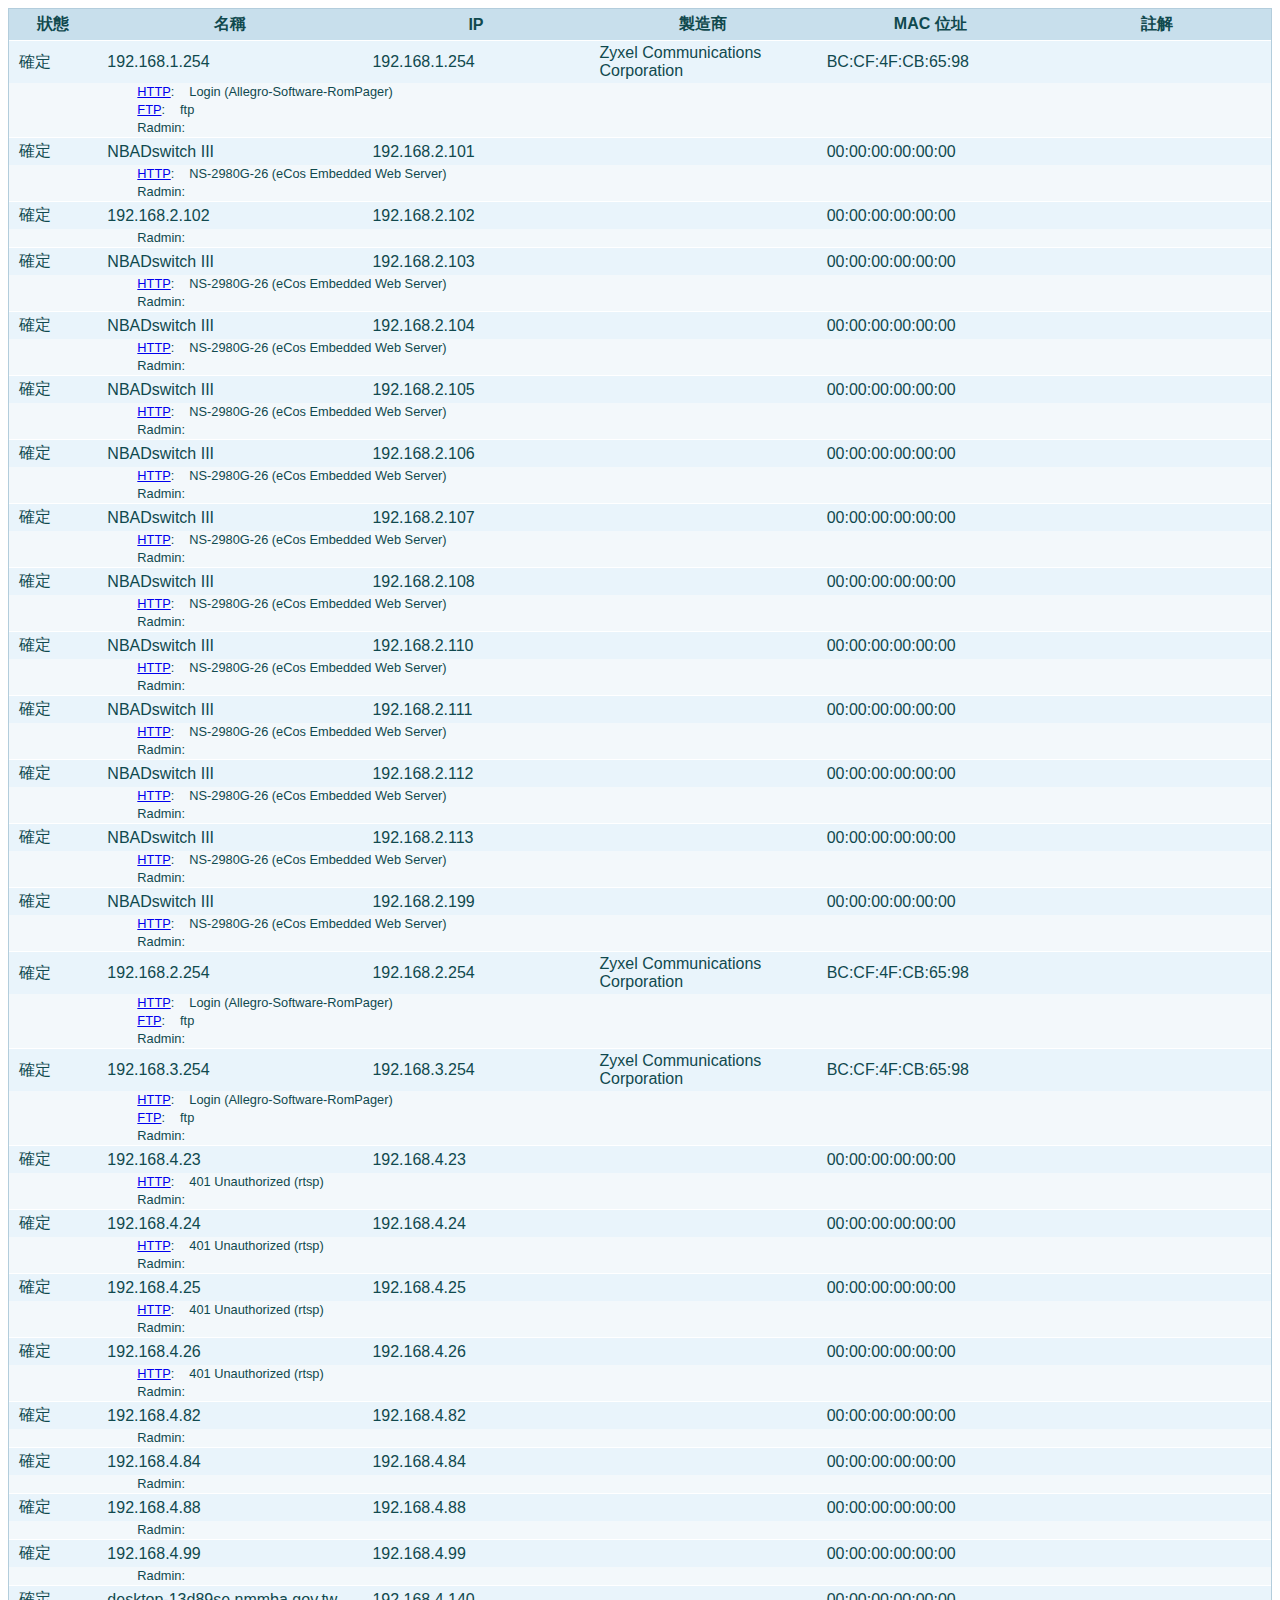
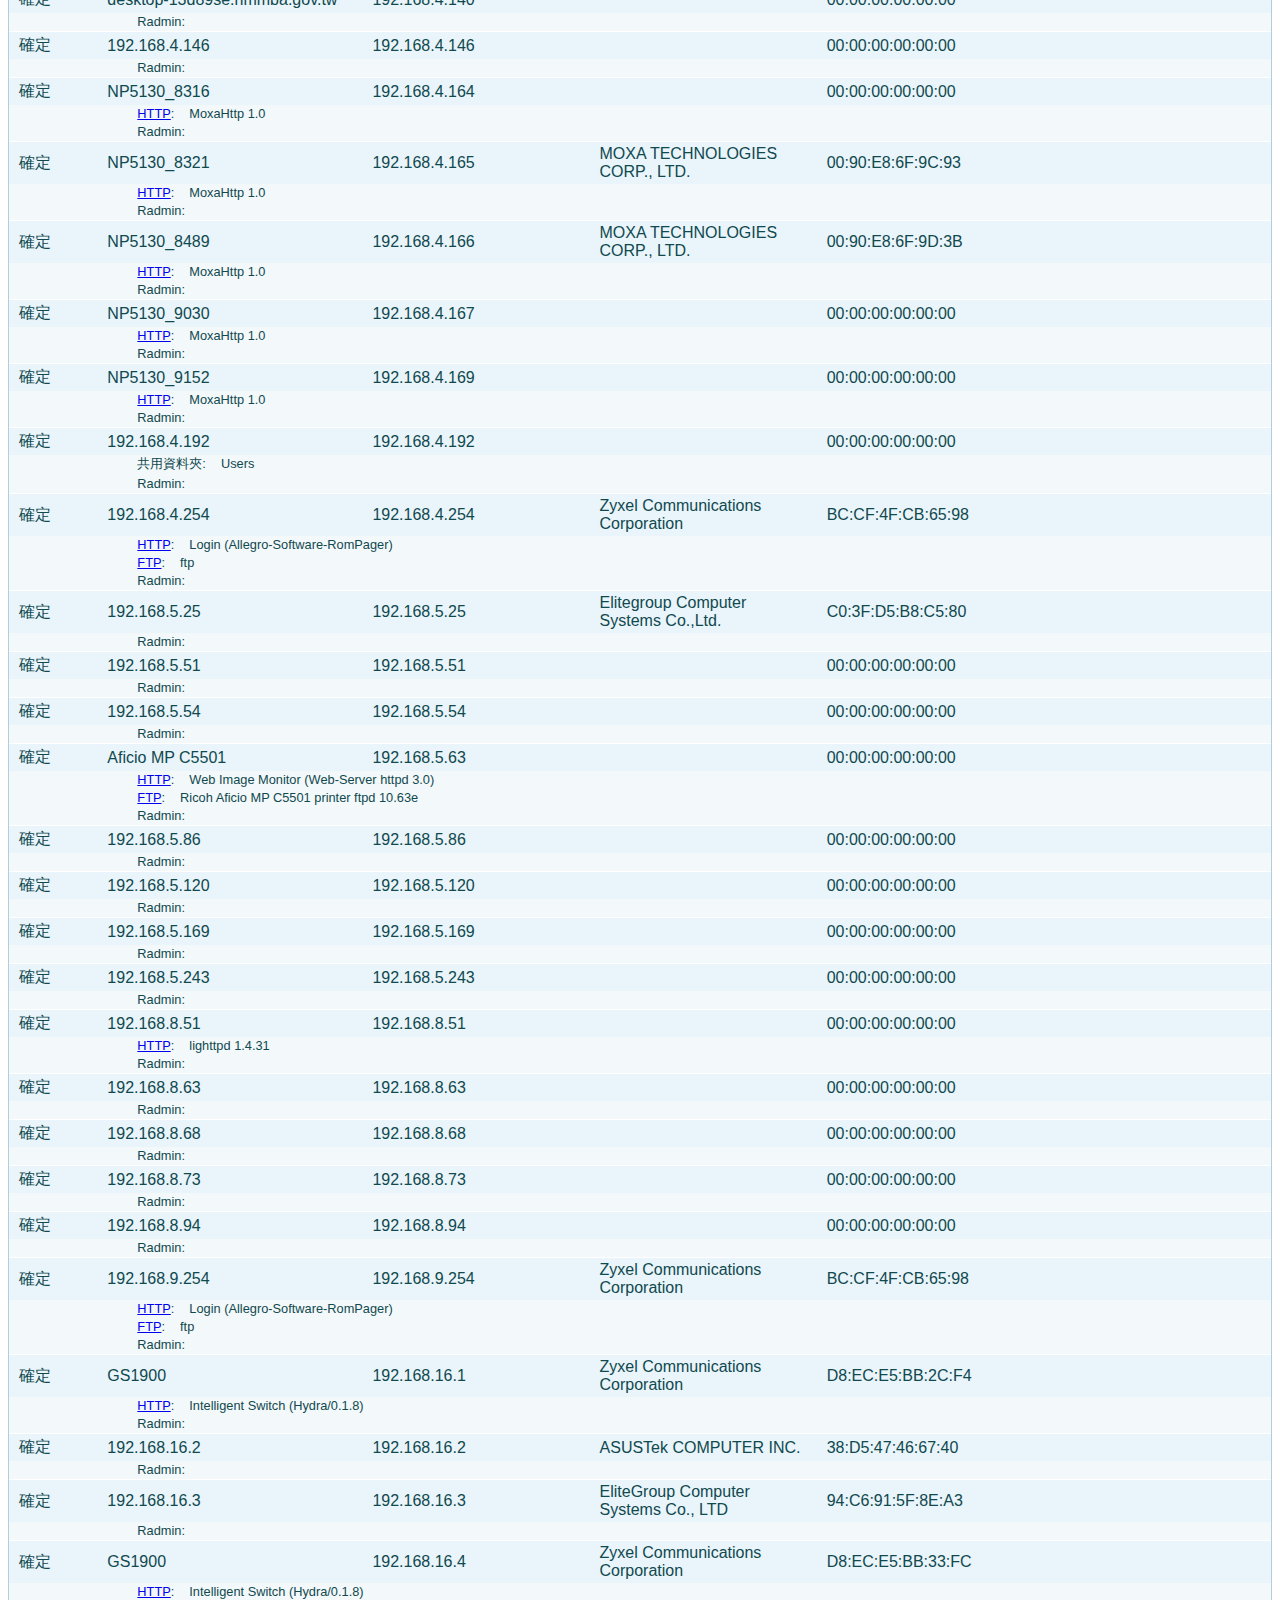
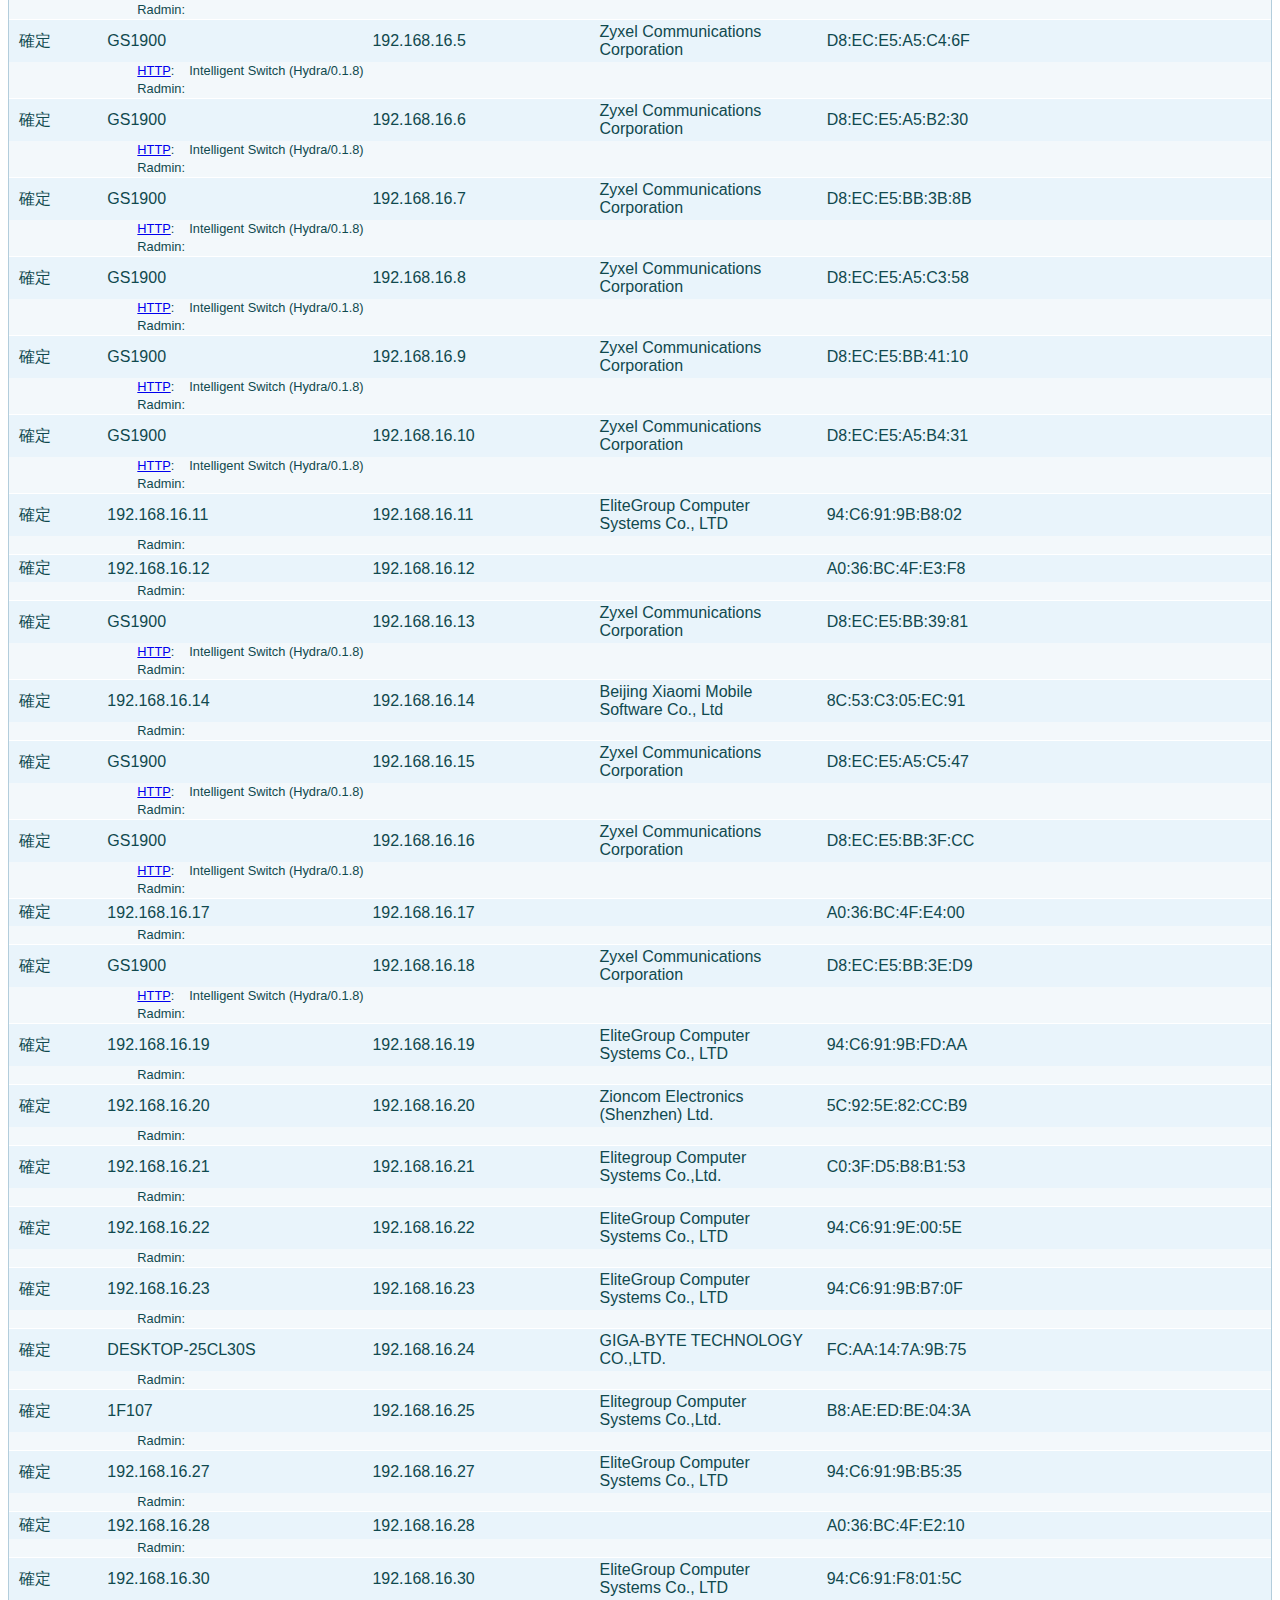
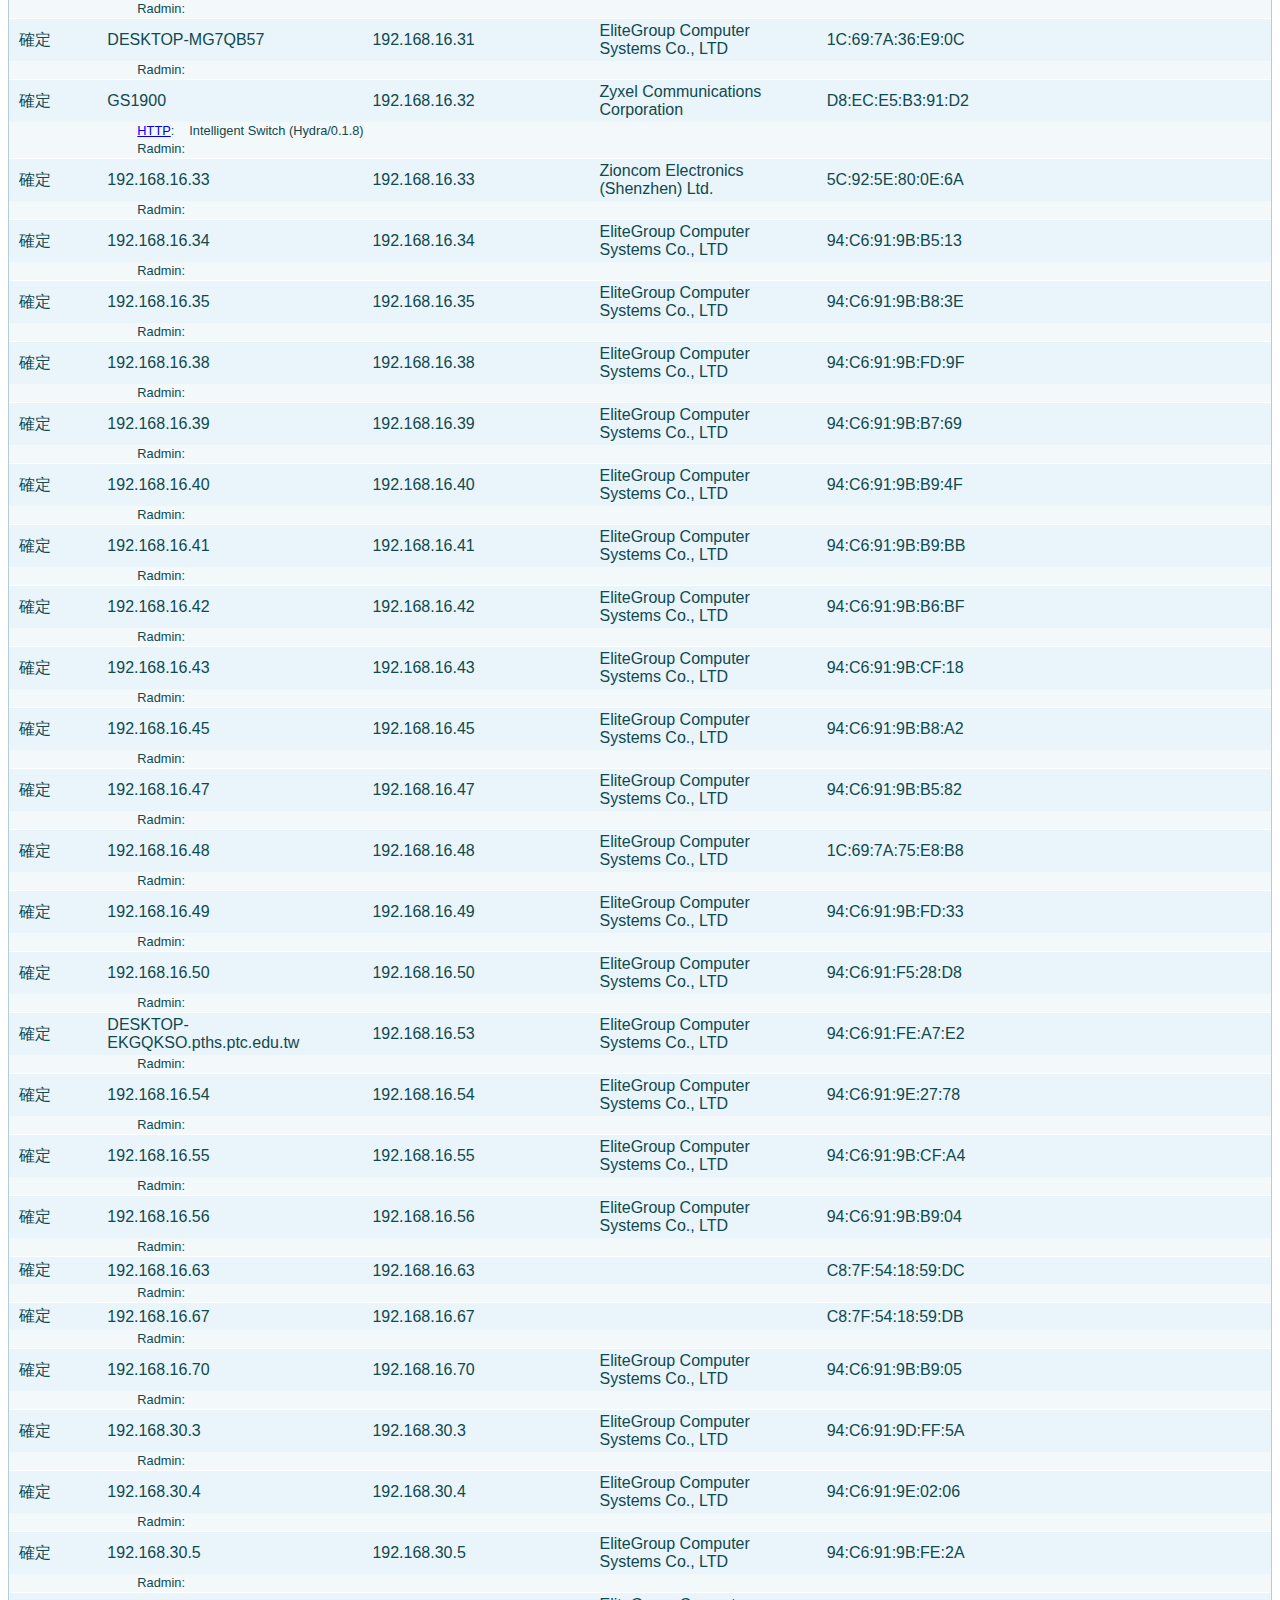
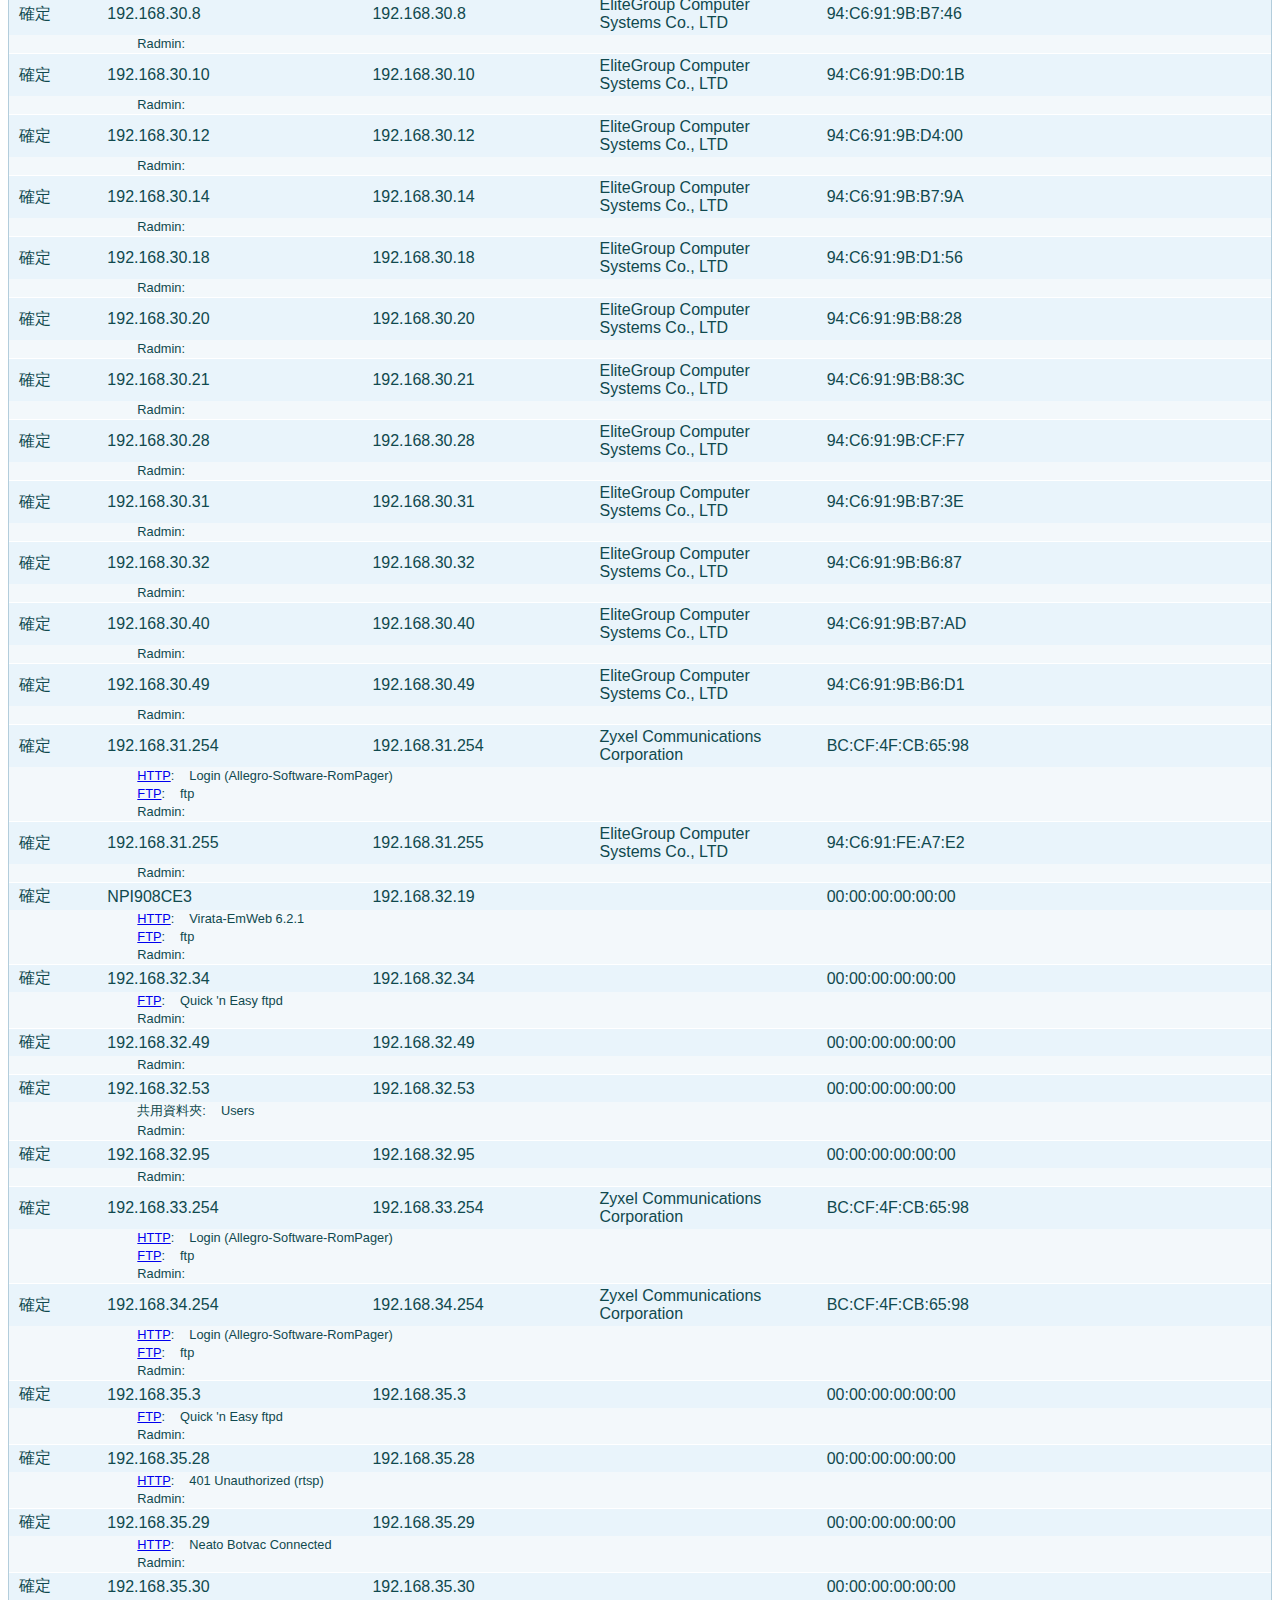
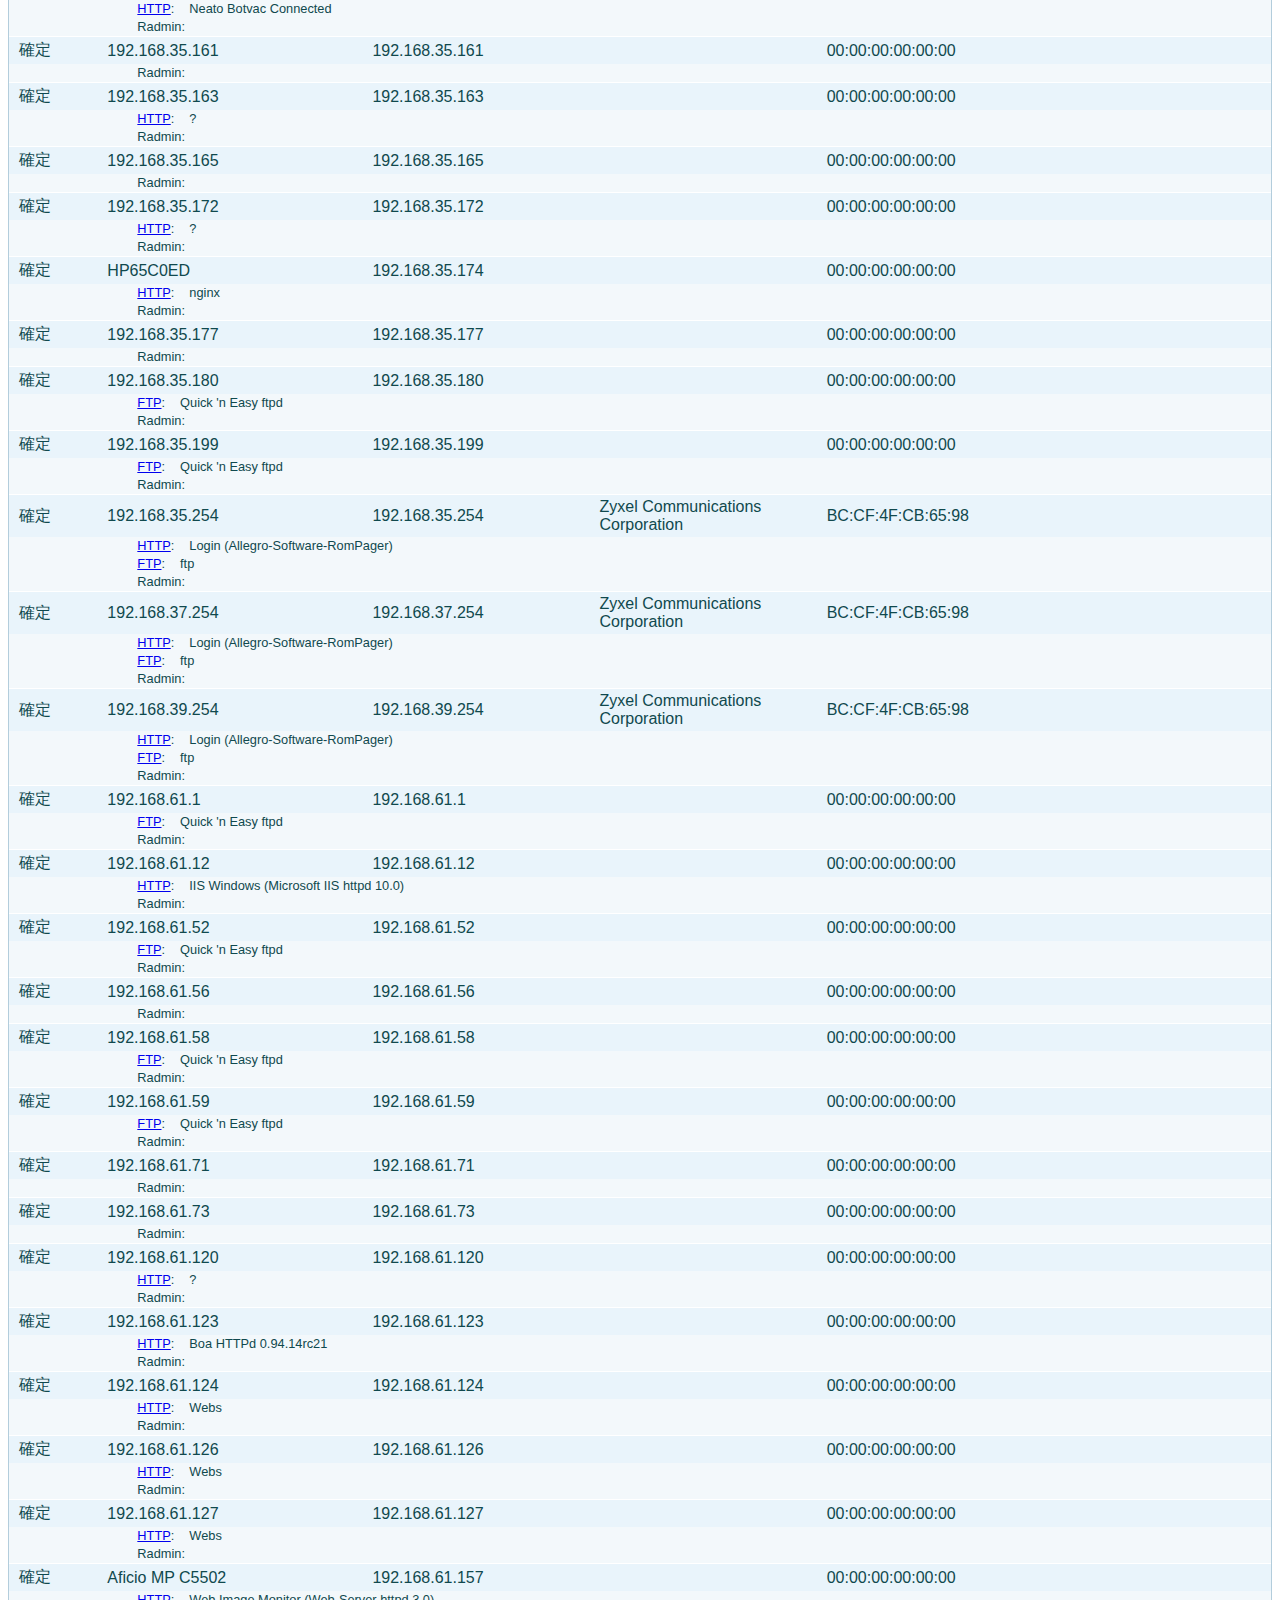
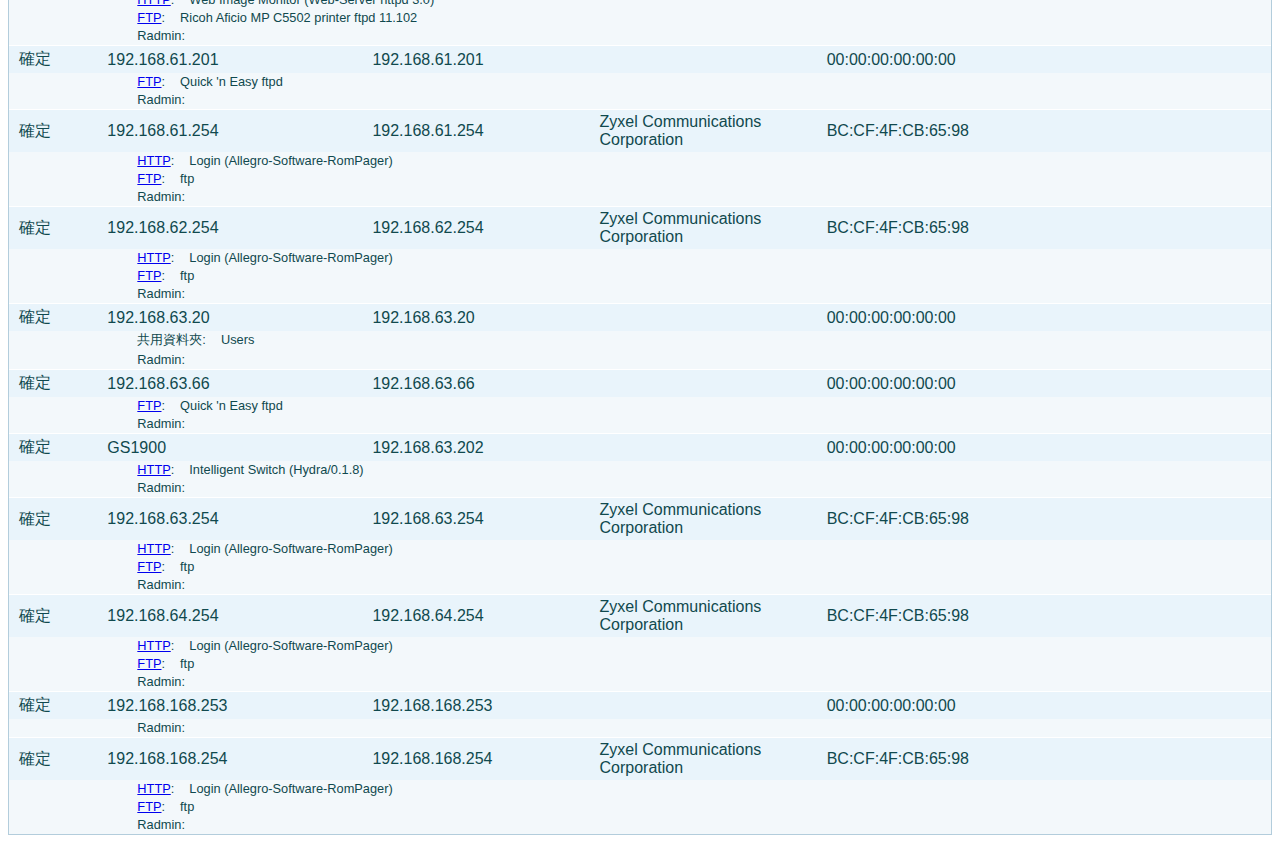
<file: pthsclass.html>
<!DOCTYPE html PUBLIC "-//W3C//DTD XHTML 1.0 Strict//EN" "http://www.w3.org/TR/xhtml1/DTD/xhtml1-strict.dtd"><html>
<head>
<meta http-equiv="Content-Type" content="text/html; charset=utf-8">
<title>AIPS Results</title>
<style type="text/css">
          @media screen
          {
          body {font-family:Verdana, Geneva, sans-serif; background:#fff; color:#10494E;}
          table {border:1px solid #b3cddc;!important border-collapse:collapse; border-spacing:0px;}
          th {background-color:#c8dfec; text-align:AIPS Results; padding:5px 10px;}
          td {padding-left:10px; padding-right:10px;}
          .r1 {background-color:#e9f4fb;}
          .r2 {background-color:#f3f8fb;}
          .head {padding-top:3px; padding-bottom:3px; border-top:1px solid #fff;}
          .res, .rhead {font-size:0.8em; padding-top:1px; padding-bottom:2px;}
          .res {float:left; padding-left:15px;}
          .rhead {float:left; margin-left:30px;}
		  .svc { color:#000000;}
          }
        </style>
</head>
<body>
<table cellpadding="0" width="100%" dir="ltr">
<tr>
<th width="7%">狀態</th>
<th>名稱</th>
<th width="18%">IP</th>
<th width="18%">製造商</th>
<th width="18%">MAC 位址</th>
<th width="18%">註解</th>
</tr>
<tr class="r1">
<td class="head">確定</td>
<td class="head">192.168.1.254</td>
<td class="head">192.168.1.254</td>
<td class="head">Zyxel Communications Corporation</td>
<td class="head">BC:CF:4F:CB:65:98</td>
<td class="head"></td>
</tr>
<tr class="r2">
<td></td>
<td colspan="5">
<div class="rhead"><a href="http://192.168.1.254">HTTP</a>:</div>
<div class="res">Login (Allegro-Software-RomPager)&lrm;</div>
</td>
</tr>
<tr class="r2">
<td></td>
<td colspan="5">
<div class="rhead"><a href="ftp://192.168.1.254">FTP</a>:</div>
<div class="res">ftp</div>
</td>
</tr>
<tr class="r2">
<td></td>
<td colspan="5">
<div class="rhead">Radmin:</div>
</td>
</tr>
<tr class="r1">
<td class="head">確定</td>
<td class="head">NBADswitch III</td>
<td class="head">192.168.2.101</td>
<td class="head"></td>
<td class="head">00:00:00:00:00:00</td>
<td class="head"></td>
</tr>
<tr class="r2">
<td></td>
<td colspan="5">
<div class="rhead"><a href="http://192.168.2.101">HTTP</a>:</div>
<div class="res">NS-2980G-26 (eCos Embedded Web Server)&lrm;</div>
</td>
</tr>
<tr class="r2">
<td></td>
<td colspan="5">
<div class="rhead">Radmin:</div>
</td>
</tr>
<tr class="r1">
<td class="head">確定</td>
<td class="head">192.168.2.102</td>
<td class="head">192.168.2.102</td>
<td class="head"></td>
<td class="head">00:00:00:00:00:00</td>
<td class="head"></td>
</tr>
<tr class="r2">
<td></td>
<td colspan="5">
<div class="rhead">Radmin:</div>
</td>
</tr>
<tr class="r1">
<td class="head">確定</td>
<td class="head">NBADswitch III</td>
<td class="head">192.168.2.103</td>
<td class="head"></td>
<td class="head">00:00:00:00:00:00</td>
<td class="head"></td>
</tr>
<tr class="r2">
<td></td>
<td colspan="5">
<div class="rhead"><a href="http://192.168.2.103">HTTP</a>:</div>
<div class="res">NS-2980G-26 (eCos Embedded Web Server)&lrm;</div>
</td>
</tr>
<tr class="r2">
<td></td>
<td colspan="5">
<div class="rhead">Radmin:</div>
</td>
</tr>
<tr class="r1">
<td class="head">確定</td>
<td class="head">NBADswitch III</td>
<td class="head">192.168.2.104</td>
<td class="head"></td>
<td class="head">00:00:00:00:00:00</td>
<td class="head"></td>
</tr>
<tr class="r2">
<td></td>
<td colspan="5">
<div class="rhead"><a href="http://192.168.2.104">HTTP</a>:</div>
<div class="res">NS-2980G-26 (eCos Embedded Web Server)&lrm;</div>
</td>
</tr>
<tr class="r2">
<td></td>
<td colspan="5">
<div class="rhead">Radmin:</div>
</td>
</tr>
<tr class="r1">
<td class="head">確定</td>
<td class="head">NBADswitch III</td>
<td class="head">192.168.2.105</td>
<td class="head"></td>
<td class="head">00:00:00:00:00:00</td>
<td class="head"></td>
</tr>
<tr class="r2">
<td></td>
<td colspan="5">
<div class="rhead"><a href="http://192.168.2.105">HTTP</a>:</div>
<div class="res">NS-2980G-26 (eCos Embedded Web Server)&lrm;</div>
</td>
</tr>
<tr class="r2">
<td></td>
<td colspan="5">
<div class="rhead">Radmin:</div>
</td>
</tr>
<tr class="r1">
<td class="head">確定</td>
<td class="head">NBADswitch III</td>
<td class="head">192.168.2.106</td>
<td class="head"></td>
<td class="head">00:00:00:00:00:00</td>
<td class="head"></td>
</tr>
<tr class="r2">
<td></td>
<td colspan="5">
<div class="rhead"><a href="http://192.168.2.106">HTTP</a>:</div>
<div class="res">NS-2980G-26 (eCos Embedded Web Server)&lrm;</div>
</td>
</tr>
<tr class="r2">
<td></td>
<td colspan="5">
<div class="rhead">Radmin:</div>
</td>
</tr>
<tr class="r1">
<td class="head">確定</td>
<td class="head">NBADswitch III</td>
<td class="head">192.168.2.107</td>
<td class="head"></td>
<td class="head">00:00:00:00:00:00</td>
<td class="head"></td>
</tr>
<tr class="r2">
<td></td>
<td colspan="5">
<div class="rhead"><a href="http://192.168.2.107">HTTP</a>:</div>
<div class="res">NS-2980G-26 (eCos Embedded Web Server)&lrm;</div>
</td>
</tr>
<tr class="r2">
<td></td>
<td colspan="5">
<div class="rhead">Radmin:</div>
</td>
</tr>
<tr class="r1">
<td class="head">確定</td>
<td class="head">NBADswitch III</td>
<td class="head">192.168.2.108</td>
<td class="head"></td>
<td class="head">00:00:00:00:00:00</td>
<td class="head"></td>
</tr>
<tr class="r2">
<td></td>
<td colspan="5">
<div class="rhead"><a href="http://192.168.2.108">HTTP</a>:</div>
<div class="res">NS-2980G-26 (eCos Embedded Web Server)&lrm;</div>
</td>
</tr>
<tr class="r2">
<td></td>
<td colspan="5">
<div class="rhead">Radmin:</div>
</td>
</tr>
<tr class="r1">
<td class="head">確定</td>
<td class="head">NBADswitch III</td>
<td class="head">192.168.2.110</td>
<td class="head"></td>
<td class="head">00:00:00:00:00:00</td>
<td class="head"></td>
</tr>
<tr class="r2">
<td></td>
<td colspan="5">
<div class="rhead"><a href="http://192.168.2.110">HTTP</a>:</div>
<div class="res">NS-2980G-26 (eCos Embedded Web Server)&lrm;</div>
</td>
</tr>
<tr class="r2">
<td></td>
<td colspan="5">
<div class="rhead">Radmin:</div>
</td>
</tr>
<tr class="r1">
<td class="head">確定</td>
<td class="head">NBADswitch III</td>
<td class="head">192.168.2.111</td>
<td class="head"></td>
<td class="head">00:00:00:00:00:00</td>
<td class="head"></td>
</tr>
<tr class="r2">
<td></td>
<td colspan="5">
<div class="rhead"><a href="http://192.168.2.111">HTTP</a>:</div>
<div class="res">NS-2980G-26 (eCos Embedded Web Server)&lrm;</div>
</td>
</tr>
<tr class="r2">
<td></td>
<td colspan="5">
<div class="rhead">Radmin:</div>
</td>
</tr>
<tr class="r1">
<td class="head">確定</td>
<td class="head">NBADswitch III</td>
<td class="head">192.168.2.112</td>
<td class="head"></td>
<td class="head">00:00:00:00:00:00</td>
<td class="head"></td>
</tr>
<tr class="r2">
<td></td>
<td colspan="5">
<div class="rhead"><a href="http://192.168.2.112">HTTP</a>:</div>
<div class="res">NS-2980G-26 (eCos Embedded Web Server)&lrm;</div>
</td>
</tr>
<tr class="r2">
<td></td>
<td colspan="5">
<div class="rhead">Radmin:</div>
</td>
</tr>
<tr class="r1">
<td class="head">確定</td>
<td class="head">NBADswitch III</td>
<td class="head">192.168.2.113</td>
<td class="head"></td>
<td class="head">00:00:00:00:00:00</td>
<td class="head"></td>
</tr>
<tr class="r2">
<td></td>
<td colspan="5">
<div class="rhead"><a href="http://192.168.2.113">HTTP</a>:</div>
<div class="res">NS-2980G-26 (eCos Embedded Web Server)&lrm;</div>
</td>
</tr>
<tr class="r2">
<td></td>
<td colspan="5">
<div class="rhead">Radmin:</div>
</td>
</tr>
<tr class="r1">
<td class="head">確定</td>
<td class="head">NBADswitch III</td>
<td class="head">192.168.2.199</td>
<td class="head"></td>
<td class="head">00:00:00:00:00:00</td>
<td class="head"></td>
</tr>
<tr class="r2">
<td></td>
<td colspan="5">
<div class="rhead"><a href="http://192.168.2.199">HTTP</a>:</div>
<div class="res">NS-2980G-26 (eCos Embedded Web Server)&lrm;</div>
</td>
</tr>
<tr class="r2">
<td></td>
<td colspan="5">
<div class="rhead">Radmin:</div>
</td>
</tr>
<tr class="r1">
<td class="head">確定</td>
<td class="head">192.168.2.254</td>
<td class="head">192.168.2.254</td>
<td class="head">Zyxel Communications Corporation</td>
<td class="head">BC:CF:4F:CB:65:98</td>
<td class="head"></td>
</tr>
<tr class="r2">
<td></td>
<td colspan="5">
<div class="rhead"><a href="http://192.168.2.254">HTTP</a>:</div>
<div class="res">Login (Allegro-Software-RomPager)&lrm;</div>
</td>
</tr>
<tr class="r2">
<td></td>
<td colspan="5">
<div class="rhead"><a href="ftp://192.168.2.254">FTP</a>:</div>
<div class="res">ftp</div>
</td>
</tr>
<tr class="r2">
<td></td>
<td colspan="5">
<div class="rhead">Radmin:</div>
</td>
</tr>
<tr class="r1">
<td class="head">確定</td>
<td class="head">192.168.3.254</td>
<td class="head">192.168.3.254</td>
<td class="head">Zyxel Communications Corporation</td>
<td class="head">BC:CF:4F:CB:65:98</td>
<td class="head"></td>
</tr>
<tr class="r2">
<td></td>
<td colspan="5">
<div class="rhead"><a href="http://192.168.3.254">HTTP</a>:</div>
<div class="res">Login (Allegro-Software-RomPager)&lrm;</div>
</td>
</tr>
<tr class="r2">
<td></td>
<td colspan="5">
<div class="rhead"><a href="ftp://192.168.3.254">FTP</a>:</div>
<div class="res">ftp</div>
</td>
</tr>
<tr class="r2">
<td></td>
<td colspan="5">
<div class="rhead">Radmin:</div>
</td>
</tr>
<tr class="r1">
<td class="head">確定</td>
<td class="head">192.168.4.23</td>
<td class="head">192.168.4.23</td>
<td class="head"></td>
<td class="head">00:00:00:00:00:00</td>
<td class="head"></td>
</tr>
<tr class="r2">
<td></td>
<td colspan="5">
<div class="rhead"><a href="http://192.168.4.23">HTTP</a>:</div>
<div class="res">401 Unauthorized (rtsp)&lrm;</div>
</td>
</tr>
<tr class="r2">
<td></td>
<td colspan="5">
<div class="rhead">Radmin:</div>
</td>
</tr>
<tr class="r1">
<td class="head">確定</td>
<td class="head">192.168.4.24</td>
<td class="head">192.168.4.24</td>
<td class="head"></td>
<td class="head">00:00:00:00:00:00</td>
<td class="head"></td>
</tr>
<tr class="r2">
<td></td>
<td colspan="5">
<div class="rhead"><a href="http://192.168.4.24">HTTP</a>:</div>
<div class="res">401 Unauthorized (rtsp)&lrm;</div>
</td>
</tr>
<tr class="r2">
<td></td>
<td colspan="5">
<div class="rhead">Radmin:</div>
</td>
</tr>
<tr class="r1">
<td class="head">確定</td>
<td class="head">192.168.4.25</td>
<td class="head">192.168.4.25</td>
<td class="head"></td>
<td class="head">00:00:00:00:00:00</td>
<td class="head"></td>
</tr>
<tr class="r2">
<td></td>
<td colspan="5">
<div class="rhead"><a href="http://192.168.4.25">HTTP</a>:</div>
<div class="res">401 Unauthorized (rtsp)&lrm;</div>
</td>
</tr>
<tr class="r2">
<td></td>
<td colspan="5">
<div class="rhead">Radmin:</div>
</td>
</tr>
<tr class="r1">
<td class="head">確定</td>
<td class="head">192.168.4.26</td>
<td class="head">192.168.4.26</td>
<td class="head"></td>
<td class="head">00:00:00:00:00:00</td>
<td class="head"></td>
</tr>
<tr class="r2">
<td></td>
<td colspan="5">
<div class="rhead"><a href="http://192.168.4.26">HTTP</a>:</div>
<div class="res">401 Unauthorized (rtsp)&lrm;</div>
</td>
</tr>
<tr class="r2">
<td></td>
<td colspan="5">
<div class="rhead">Radmin:</div>
</td>
</tr>
<tr class="r1">
<td class="head">確定</td>
<td class="head">192.168.4.82</td>
<td class="head">192.168.4.82</td>
<td class="head"></td>
<td class="head">00:00:00:00:00:00</td>
<td class="head"></td>
</tr>
<tr class="r2">
<td></td>
<td colspan="5">
<div class="rhead">Radmin:</div>
</td>
</tr>
<tr class="r1">
<td class="head">確定</td>
<td class="head">192.168.4.84</td>
<td class="head">192.168.4.84</td>
<td class="head"></td>
<td class="head">00:00:00:00:00:00</td>
<td class="head"></td>
</tr>
<tr class="r2">
<td></td>
<td colspan="5">
<div class="rhead">Radmin:</div>
</td>
</tr>
<tr class="r1">
<td class="head">確定</td>
<td class="head">192.168.4.88</td>
<td class="head">192.168.4.88</td>
<td class="head"></td>
<td class="head">00:00:00:00:00:00</td>
<td class="head"></td>
</tr>
<tr class="r2">
<td></td>
<td colspan="5">
<div class="rhead">Radmin:</div>
</td>
</tr>
<tr class="r1">
<td class="head">確定</td>
<td class="head">192.168.4.99</td>
<td class="head">192.168.4.99</td>
<td class="head"></td>
<td class="head">00:00:00:00:00:00</td>
<td class="head"></td>
</tr>
<tr class="r2">
<td></td>
<td colspan="5">
<div class="rhead">Radmin:</div>
</td>
</tr>
<tr class="r1">
<td class="head">確定</td>
<td class="head">desktop-13d89se.nmmba.gov.tw</td>
<td class="head">192.168.4.140</td>
<td class="head"></td>
<td class="head">00:00:00:00:00:00</td>
<td class="head"></td>
</tr>
<tr class="r2">
<td></td>
<td colspan="5">
<div class="rhead">Radmin:</div>
</td>
</tr>
<tr class="r1">
<td class="head">確定</td>
<td class="head">192.168.4.146</td>
<td class="head">192.168.4.146</td>
<td class="head"></td>
<td class="head">00:00:00:00:00:00</td>
<td class="head"></td>
</tr>
<tr class="r2">
<td></td>
<td colspan="5">
<div class="rhead">Radmin:</div>
</td>
</tr>
<tr class="r1">
<td class="head">確定</td>
<td class="head">NP5130_8316</td>
<td class="head">192.168.4.164</td>
<td class="head"></td>
<td class="head">00:00:00:00:00:00</td>
<td class="head"></td>
</tr>
<tr class="r2">
<td></td>
<td colspan="5">
<div class="rhead"><a href="http://192.168.4.164">HTTP</a>:</div>
<div class="res">MoxaHttp 1.0</div>
</td>
</tr>
<tr class="r2">
<td></td>
<td colspan="5">
<div class="rhead">Radmin:</div>
</td>
</tr>
<tr class="r1">
<td class="head">確定</td>
<td class="head">NP5130_8321</td>
<td class="head">192.168.4.165</td>
<td class="head">MOXA TECHNOLOGIES CORP., LTD.</td>
<td class="head">00:90:E8:6F:9C:93</td>
<td class="head"></td>
</tr>
<tr class="r2">
<td></td>
<td colspan="5">
<div class="rhead"><a href="http://192.168.4.165">HTTP</a>:</div>
<div class="res">MoxaHttp 1.0</div>
</td>
</tr>
<tr class="r2">
<td></td>
<td colspan="5">
<div class="rhead">Radmin:</div>
</td>
</tr>
<tr class="r1">
<td class="head">確定</td>
<td class="head">NP5130_8489</td>
<td class="head">192.168.4.166</td>
<td class="head">MOXA TECHNOLOGIES CORP., LTD.</td>
<td class="head">00:90:E8:6F:9D:3B</td>
<td class="head"></td>
</tr>
<tr class="r2">
<td></td>
<td colspan="5">
<div class="rhead"><a href="http://192.168.4.166">HTTP</a>:</div>
<div class="res">MoxaHttp 1.0</div>
</td>
</tr>
<tr class="r2">
<td></td>
<td colspan="5">
<div class="rhead">Radmin:</div>
</td>
</tr>
<tr class="r1">
<td class="head">確定</td>
<td class="head">NP5130_9030</td>
<td class="head">192.168.4.167</td>
<td class="head"></td>
<td class="head">00:00:00:00:00:00</td>
<td class="head"></td>
</tr>
<tr class="r2">
<td></td>
<td colspan="5">
<div class="rhead"><a href="http://192.168.4.167">HTTP</a>:</div>
<div class="res">MoxaHttp 1.0</div>
</td>
</tr>
<tr class="r2">
<td></td>
<td colspan="5">
<div class="rhead">Radmin:</div>
</td>
</tr>
<tr class="r1">
<td class="head">確定</td>
<td class="head">NP5130_9152</td>
<td class="head">192.168.4.169</td>
<td class="head"></td>
<td class="head">00:00:00:00:00:00</td>
<td class="head"></td>
</tr>
<tr class="r2">
<td></td>
<td colspan="5">
<div class="rhead"><a href="http://192.168.4.169">HTTP</a>:</div>
<div class="res">MoxaHttp 1.0</div>
</td>
</tr>
<tr class="r2">
<td></td>
<td colspan="5">
<div class="rhead">Radmin:</div>
</td>
</tr>
<tr class="r1">
<td class="head">確定</td>
<td class="head">192.168.4.192</td>
<td class="head">192.168.4.192</td>
<td class="head"></td>
<td class="head">00:00:00:00:00:00</td>
<td class="head"></td>
</tr>
<tr class="r2">
<td></td>
<td colspan="5">
<div class="rhead">共用資料夾:</div>
<div class="res">Users</div>
</td>
</tr>
<tr class="r2">
<td></td>
<td colspan="5">
<div class="rhead">Radmin:</div>
</td>
</tr>
<tr class="r1">
<td class="head">確定</td>
<td class="head">192.168.4.254</td>
<td class="head">192.168.4.254</td>
<td class="head">Zyxel Communications Corporation</td>
<td class="head">BC:CF:4F:CB:65:98</td>
<td class="head"></td>
</tr>
<tr class="r2">
<td></td>
<td colspan="5">
<div class="rhead"><a href="http://192.168.4.254">HTTP</a>:</div>
<div class="res">Login (Allegro-Software-RomPager)&lrm;</div>
</td>
</tr>
<tr class="r2">
<td></td>
<td colspan="5">
<div class="rhead"><a href="ftp://192.168.4.254">FTP</a>:</div>
<div class="res">ftp</div>
</td>
</tr>
<tr class="r2">
<td></td>
<td colspan="5">
<div class="rhead">Radmin:</div>
</td>
</tr>
<tr class="r1">
<td class="head">確定</td>
<td class="head">192.168.5.25</td>
<td class="head">192.168.5.25</td>
<td class="head">Elitegroup Computer Systems Co.,Ltd.</td>
<td class="head">C0:3F:D5:B8:C5:80</td>
<td class="head"></td>
</tr>
<tr class="r2">
<td></td>
<td colspan="5">
<div class="rhead">Radmin:</div>
</td>
</tr>
<tr class="r1">
<td class="head">確定</td>
<td class="head">192.168.5.51</td>
<td class="head">192.168.5.51</td>
<td class="head"></td>
<td class="head">00:00:00:00:00:00</td>
<td class="head"></td>
</tr>
<tr class="r2">
<td></td>
<td colspan="5">
<div class="rhead">Radmin:</div>
</td>
</tr>
<tr class="r1">
<td class="head">確定</td>
<td class="head">192.168.5.54</td>
<td class="head">192.168.5.54</td>
<td class="head"></td>
<td class="head">00:00:00:00:00:00</td>
<td class="head"></td>
</tr>
<tr class="r2">
<td></td>
<td colspan="5">
<div class="rhead">Radmin:</div>
</td>
</tr>
<tr class="r1">
<td class="head">確定</td>
<td class="head">Aficio MP C5501</td>
<td class="head">192.168.5.63</td>
<td class="head"></td>
<td class="head">00:00:00:00:00:00</td>
<td class="head"></td>
</tr>
<tr class="r2">
<td></td>
<td colspan="5">
<div class="rhead"><a href="http://192.168.5.63">HTTP</a>:</div>
<div class="res">Web Image Monitor (Web-Server httpd 3.0)&lrm;</div>
</td>
</tr>
<tr class="r2">
<td></td>
<td colspan="5">
<div class="rhead"><a href="ftp://192.168.5.63">FTP</a>:</div>
<div class="res">Ricoh Aficio MP C5501 printer ftpd 10.63e</div>
</td>
</tr>
<tr class="r2">
<td></td>
<td colspan="5">
<div class="rhead">Radmin:</div>
</td>
</tr>
<tr class="r1">
<td class="head">確定</td>
<td class="head">192.168.5.86</td>
<td class="head">192.168.5.86</td>
<td class="head"></td>
<td class="head">00:00:00:00:00:00</td>
<td class="head"></td>
</tr>
<tr class="r2">
<td></td>
<td colspan="5">
<div class="rhead">Radmin:</div>
</td>
</tr>
<tr class="r1">
<td class="head">確定</td>
<td class="head">192.168.5.120</td>
<td class="head">192.168.5.120</td>
<td class="head"></td>
<td class="head">00:00:00:00:00:00</td>
<td class="head"></td>
</tr>
<tr class="r2">
<td></td>
<td colspan="5">
<div class="rhead">Radmin:</div>
</td>
</tr>
<tr class="r1">
<td class="head">確定</td>
<td class="head">192.168.5.169</td>
<td class="head">192.168.5.169</td>
<td class="head"></td>
<td class="head">00:00:00:00:00:00</td>
<td class="head"></td>
</tr>
<tr class="r2">
<td></td>
<td colspan="5">
<div class="rhead">Radmin:</div>
</td>
</tr>
<tr class="r1">
<td class="head">確定</td>
<td class="head">192.168.5.243</td>
<td class="head">192.168.5.243</td>
<td class="head"></td>
<td class="head">00:00:00:00:00:00</td>
<td class="head"></td>
</tr>
<tr class="r2">
<td></td>
<td colspan="5">
<div class="rhead">Radmin:</div>
</td>
</tr>
<tr class="r1">
<td class="head">確定</td>
<td class="head">192.168.8.51</td>
<td class="head">192.168.8.51</td>
<td class="head"></td>
<td class="head">00:00:00:00:00:00</td>
<td class="head"></td>
</tr>
<tr class="r2">
<td></td>
<td colspan="5">
<div class="rhead"><a href="http://192.168.8.51">HTTP</a>:</div>
<div class="res">lighttpd 1.4.31</div>
</td>
</tr>
<tr class="r2">
<td></td>
<td colspan="5">
<div class="rhead">Radmin:</div>
</td>
</tr>
<tr class="r1">
<td class="head">確定</td>
<td class="head">192.168.8.63</td>
<td class="head">192.168.8.63</td>
<td class="head"></td>
<td class="head">00:00:00:00:00:00</td>
<td class="head"></td>
</tr>
<tr class="r2">
<td></td>
<td colspan="5">
<div class="rhead">Radmin:</div>
</td>
</tr>
<tr class="r1">
<td class="head">確定</td>
<td class="head">192.168.8.68</td>
<td class="head">192.168.8.68</td>
<td class="head"></td>
<td class="head">00:00:00:00:00:00</td>
<td class="head"></td>
</tr>
<tr class="r2">
<td></td>
<td colspan="5">
<div class="rhead">Radmin:</div>
</td>
</tr>
<tr class="r1">
<td class="head">確定</td>
<td class="head">192.168.8.73</td>
<td class="head">192.168.8.73</td>
<td class="head"></td>
<td class="head">00:00:00:00:00:00</td>
<td class="head"></td>
</tr>
<tr class="r2">
<td></td>
<td colspan="5">
<div class="rhead">Radmin:</div>
</td>
</tr>
<tr class="r1">
<td class="head">確定</td>
<td class="head">192.168.8.94</td>
<td class="head">192.168.8.94</td>
<td class="head"></td>
<td class="head">00:00:00:00:00:00</td>
<td class="head"></td>
</tr>
<tr class="r2">
<td></td>
<td colspan="5">
<div class="rhead">Radmin:</div>
</td>
</tr>
<tr class="r1">
<td class="head">確定</td>
<td class="head">192.168.9.254</td>
<td class="head">192.168.9.254</td>
<td class="head">Zyxel Communications Corporation</td>
<td class="head">BC:CF:4F:CB:65:98</td>
<td class="head"></td>
</tr>
<tr class="r2">
<td></td>
<td colspan="5">
<div class="rhead"><a href="http://192.168.9.254">HTTP</a>:</div>
<div class="res">Login (Allegro-Software-RomPager)&lrm;</div>
</td>
</tr>
<tr class="r2">
<td></td>
<td colspan="5">
<div class="rhead"><a href="ftp://192.168.9.254">FTP</a>:</div>
<div class="res">ftp</div>
</td>
</tr>
<tr class="r2">
<td></td>
<td colspan="5">
<div class="rhead">Radmin:</div>
</td>
</tr>
<tr class="r1">
<td class="head">確定</td>
<td class="head">GS1900</td>
<td class="head">192.168.16.1</td>
<td class="head">Zyxel Communications Corporation</td>
<td class="head">D8:EC:E5:BB:2C:F4</td>
<td class="head"></td>
</tr>
<tr class="r2">
<td></td>
<td colspan="5">
<div class="rhead"><a href="http://192.168.16.1">HTTP</a>:</div>
<div class="res">Intelligent Switch (Hydra/0.1.8)&lrm;</div>
</td>
</tr>
<tr class="r2">
<td></td>
<td colspan="5">
<div class="rhead">Radmin:</div>
</td>
</tr>
<tr class="r1">
<td class="head">確定</td>
<td class="head">192.168.16.2</td>
<td class="head">192.168.16.2</td>
<td class="head">ASUSTek COMPUTER INC.</td>
<td class="head">38:D5:47:46:67:40</td>
<td class="head"></td>
</tr>
<tr class="r2">
<td></td>
<td colspan="5">
<div class="rhead">Radmin:</div>
</td>
</tr>
<tr class="r1">
<td class="head">確定</td>
<td class="head">192.168.16.3</td>
<td class="head">192.168.16.3</td>
<td class="head">EliteGroup Computer Systems Co., LTD</td>
<td class="head">94:C6:91:5F:8E:A3</td>
<td class="head"></td>
</tr>
<tr class="r2">
<td></td>
<td colspan="5">
<div class="rhead">Radmin:</div>
</td>
</tr>
<tr class="r1">
<td class="head">確定</td>
<td class="head">GS1900</td>
<td class="head">192.168.16.4</td>
<td class="head">Zyxel Communications Corporation</td>
<td class="head">D8:EC:E5:BB:33:FC</td>
<td class="head"></td>
</tr>
<tr class="r2">
<td></td>
<td colspan="5">
<div class="rhead"><a href="http://192.168.16.4">HTTP</a>:</div>
<div class="res">Intelligent Switch (Hydra/0.1.8)&lrm;</div>
</td>
</tr>
<tr class="r2">
<td></td>
<td colspan="5">
<div class="rhead">Radmin:</div>
</td>
</tr>
<tr class="r1">
<td class="head">確定</td>
<td class="head">GS1900</td>
<td class="head">192.168.16.5</td>
<td class="head">Zyxel Communications Corporation</td>
<td class="head">D8:EC:E5:A5:C4:6F</td>
<td class="head"></td>
</tr>
<tr class="r2">
<td></td>
<td colspan="5">
<div class="rhead"><a href="http://192.168.16.5">HTTP</a>:</div>
<div class="res">Intelligent Switch (Hydra/0.1.8)&lrm;</div>
</td>
</tr>
<tr class="r2">
<td></td>
<td colspan="5">
<div class="rhead">Radmin:</div>
</td>
</tr>
<tr class="r1">
<td class="head">確定</td>
<td class="head">GS1900</td>
<td class="head">192.168.16.6</td>
<td class="head">Zyxel Communications Corporation</td>
<td class="head">D8:EC:E5:A5:B2:30</td>
<td class="head"></td>
</tr>
<tr class="r2">
<td></td>
<td colspan="5">
<div class="rhead"><a href="http://192.168.16.6">HTTP</a>:</div>
<div class="res">Intelligent Switch (Hydra/0.1.8)&lrm;</div>
</td>
</tr>
<tr class="r2">
<td></td>
<td colspan="5">
<div class="rhead">Radmin:</div>
</td>
</tr>
<tr class="r1">
<td class="head">確定</td>
<td class="head">GS1900</td>
<td class="head">192.168.16.7</td>
<td class="head">Zyxel Communications Corporation</td>
<td class="head">D8:EC:E5:BB:3B:8B</td>
<td class="head"></td>
</tr>
<tr class="r2">
<td></td>
<td colspan="5">
<div class="rhead"><a href="http://192.168.16.7">HTTP</a>:</div>
<div class="res">Intelligent Switch (Hydra/0.1.8)&lrm;</div>
</td>
</tr>
<tr class="r2">
<td></td>
<td colspan="5">
<div class="rhead">Radmin:</div>
</td>
</tr>
<tr class="r1">
<td class="head">確定</td>
<td class="head">GS1900</td>
<td class="head">192.168.16.8</td>
<td class="head">Zyxel Communications Corporation</td>
<td class="head">D8:EC:E5:A5:C3:58</td>
<td class="head"></td>
</tr>
<tr class="r2">
<td></td>
<td colspan="5">
<div class="rhead"><a href="http://192.168.16.8">HTTP</a>:</div>
<div class="res">Intelligent Switch (Hydra/0.1.8)&lrm;</div>
</td>
</tr>
<tr class="r2">
<td></td>
<td colspan="5">
<div class="rhead">Radmin:</div>
</td>
</tr>
<tr class="r1">
<td class="head">確定</td>
<td class="head">GS1900</td>
<td class="head">192.168.16.9</td>
<td class="head">Zyxel Communications Corporation</td>
<td class="head">D8:EC:E5:BB:41:10</td>
<td class="head"></td>
</tr>
<tr class="r2">
<td></td>
<td colspan="5">
<div class="rhead"><a href="http://192.168.16.9">HTTP</a>:</div>
<div class="res">Intelligent Switch (Hydra/0.1.8)&lrm;</div>
</td>
</tr>
<tr class="r2">
<td></td>
<td colspan="5">
<div class="rhead">Radmin:</div>
</td>
</tr>
<tr class="r1">
<td class="head">確定</td>
<td class="head">GS1900</td>
<td class="head">192.168.16.10</td>
<td class="head">Zyxel Communications Corporation</td>
<td class="head">D8:EC:E5:A5:B4:31</td>
<td class="head"></td>
</tr>
<tr class="r2">
<td></td>
<td colspan="5">
<div class="rhead"><a href="http://192.168.16.10">HTTP</a>:</div>
<div class="res">Intelligent Switch (Hydra/0.1.8)&lrm;</div>
</td>
</tr>
<tr class="r2">
<td></td>
<td colspan="5">
<div class="rhead">Radmin:</div>
</td>
</tr>
<tr class="r1">
<td class="head">確定</td>
<td class="head">192.168.16.11</td>
<td class="head">192.168.16.11</td>
<td class="head">EliteGroup Computer Systems Co., LTD</td>
<td class="head">94:C6:91:9B:B8:02</td>
<td class="head"></td>
</tr>
<tr class="r2">
<td></td>
<td colspan="5">
<div class="rhead">Radmin:</div>
</td>
</tr>
<tr class="r1">
<td class="head">確定</td>
<td class="head">192.168.16.12</td>
<td class="head">192.168.16.12</td>
<td class="head"></td>
<td class="head">A0:36:BC:4F:E3:F8</td>
<td class="head"></td>
</tr>
<tr class="r2">
<td></td>
<td colspan="5">
<div class="rhead">Radmin:</div>
</td>
</tr>
<tr class="r1">
<td class="head">確定</td>
<td class="head">GS1900</td>
<td class="head">192.168.16.13</td>
<td class="head">Zyxel Communications Corporation</td>
<td class="head">D8:EC:E5:BB:39:81</td>
<td class="head"></td>
</tr>
<tr class="r2">
<td></td>
<td colspan="5">
<div class="rhead"><a href="http://192.168.16.13">HTTP</a>:</div>
<div class="res">Intelligent Switch (Hydra/0.1.8)&lrm;</div>
</td>
</tr>
<tr class="r2">
<td></td>
<td colspan="5">
<div class="rhead">Radmin:</div>
</td>
</tr>
<tr class="r1">
<td class="head">確定</td>
<td class="head">192.168.16.14</td>
<td class="head">192.168.16.14</td>
<td class="head">Beijing Xiaomi Mobile Software Co., Ltd</td>
<td class="head">8C:53:C3:05:EC:91</td>
<td class="head"></td>
</tr>
<tr class="r2">
<td></td>
<td colspan="5">
<div class="rhead">Radmin:</div>
</td>
</tr>
<tr class="r1">
<td class="head">確定</td>
<td class="head">GS1900</td>
<td class="head">192.168.16.15</td>
<td class="head">Zyxel Communications Corporation</td>
<td class="head">D8:EC:E5:A5:C5:47</td>
<td class="head"></td>
</tr>
<tr class="r2">
<td></td>
<td colspan="5">
<div class="rhead"><a href="http://192.168.16.15">HTTP</a>:</div>
<div class="res">Intelligent Switch (Hydra/0.1.8)&lrm;</div>
</td>
</tr>
<tr class="r2">
<td></td>
<td colspan="5">
<div class="rhead">Radmin:</div>
</td>
</tr>
<tr class="r1">
<td class="head">確定</td>
<td class="head">GS1900</td>
<td class="head">192.168.16.16</td>
<td class="head">Zyxel Communications Corporation</td>
<td class="head">D8:EC:E5:BB:3F:CC</td>
<td class="head"></td>
</tr>
<tr class="r2">
<td></td>
<td colspan="5">
<div class="rhead"><a href="http://192.168.16.16">HTTP</a>:</div>
<div class="res">Intelligent Switch (Hydra/0.1.8)&lrm;</div>
</td>
</tr>
<tr class="r2">
<td></td>
<td colspan="5">
<div class="rhead">Radmin:</div>
</td>
</tr>
<tr class="r1">
<td class="head">確定</td>
<td class="head">192.168.16.17</td>
<td class="head">192.168.16.17</td>
<td class="head"></td>
<td class="head">A0:36:BC:4F:E4:00</td>
<td class="head"></td>
</tr>
<tr class="r2">
<td></td>
<td colspan="5">
<div class="rhead">Radmin:</div>
</td>
</tr>
<tr class="r1">
<td class="head">確定</td>
<td class="head">GS1900</td>
<td class="head">192.168.16.18</td>
<td class="head">Zyxel Communications Corporation</td>
<td class="head">D8:EC:E5:BB:3E:D9</td>
<td class="head"></td>
</tr>
<tr class="r2">
<td></td>
<td colspan="5">
<div class="rhead"><a href="http://192.168.16.18">HTTP</a>:</div>
<div class="res">Intelligent Switch (Hydra/0.1.8)&lrm;</div>
</td>
</tr>
<tr class="r2">
<td></td>
<td colspan="5">
<div class="rhead">Radmin:</div>
</td>
</tr>
<tr class="r1">
<td class="head">確定</td>
<td class="head">192.168.16.19</td>
<td class="head">192.168.16.19</td>
<td class="head">EliteGroup Computer Systems Co., LTD</td>
<td class="head">94:C6:91:9B:FD:AA</td>
<td class="head"></td>
</tr>
<tr class="r2">
<td></td>
<td colspan="5">
<div class="rhead">Radmin:</div>
</td>
</tr>
<tr class="r1">
<td class="head">確定</td>
<td class="head">192.168.16.20</td>
<td class="head">192.168.16.20</td>
<td class="head">Zioncom Electronics (Shenzhen) Ltd.</td>
<td class="head">5C:92:5E:82:CC:B9</td>
<td class="head"></td>
</tr>
<tr class="r2">
<td></td>
<td colspan="5">
<div class="rhead">Radmin:</div>
</td>
</tr>
<tr class="r1">
<td class="head">確定</td>
<td class="head">192.168.16.21</td>
<td class="head">192.168.16.21</td>
<td class="head">Elitegroup Computer Systems Co.,Ltd.</td>
<td class="head">C0:3F:D5:B8:B1:53</td>
<td class="head"></td>
</tr>
<tr class="r2">
<td></td>
<td colspan="5">
<div class="rhead">Radmin:</div>
</td>
</tr>
<tr class="r1">
<td class="head">確定</td>
<td class="head">192.168.16.22</td>
<td class="head">192.168.16.22</td>
<td class="head">EliteGroup Computer Systems Co., LTD</td>
<td class="head">94:C6:91:9E:00:5E</td>
<td class="head"></td>
</tr>
<tr class="r2">
<td></td>
<td colspan="5">
<div class="rhead">Radmin:</div>
</td>
</tr>
<tr class="r1">
<td class="head">確定</td>
<td class="head">192.168.16.23</td>
<td class="head">192.168.16.23</td>
<td class="head">EliteGroup Computer Systems Co., LTD</td>
<td class="head">94:C6:91:9B:B7:0F</td>
<td class="head"></td>
</tr>
<tr class="r2">
<td></td>
<td colspan="5">
<div class="rhead">Radmin:</div>
</td>
</tr>
<tr class="r1">
<td class="head">確定</td>
<td class="head">DESKTOP-25CL30S</td>
<td class="head">192.168.16.24</td>
<td class="head">GIGA-BYTE TECHNOLOGY CO.,LTD.</td>
<td class="head">FC:AA:14:7A:9B:75</td>
<td class="head"></td>
</tr>
<tr class="r2">
<td></td>
<td colspan="5">
<div class="rhead">Radmin:</div>
</td>
</tr>
<tr class="r1">
<td class="head">確定</td>
<td class="head">1F107</td>
<td class="head">192.168.16.25</td>
<td class="head">Elitegroup Computer Systems Co.,Ltd.</td>
<td class="head">B8:AE:ED:BE:04:3A</td>
<td class="head"></td>
</tr>
<tr class="r2">
<td></td>
<td colspan="5">
<div class="rhead">Radmin:</div>
</td>
</tr>
<tr class="r1">
<td class="head">確定</td>
<td class="head">192.168.16.27</td>
<td class="head">192.168.16.27</td>
<td class="head">EliteGroup Computer Systems Co., LTD</td>
<td class="head">94:C6:91:9B:B5:35</td>
<td class="head"></td>
</tr>
<tr class="r2">
<td></td>
<td colspan="5">
<div class="rhead">Radmin:</div>
</td>
</tr>
<tr class="r1">
<td class="head">確定</td>
<td class="head">192.168.16.28</td>
<td class="head">192.168.16.28</td>
<td class="head"></td>
<td class="head">A0:36:BC:4F:E2:10</td>
<td class="head"></td>
</tr>
<tr class="r2">
<td></td>
<td colspan="5">
<div class="rhead">Radmin:</div>
</td>
</tr>
<tr class="r1">
<td class="head">確定</td>
<td class="head">192.168.16.30</td>
<td class="head">192.168.16.30</td>
<td class="head">EliteGroup Computer Systems Co., LTD</td>
<td class="head">94:C6:91:F8:01:5C</td>
<td class="head"></td>
</tr>
<tr class="r2">
<td></td>
<td colspan="5">
<div class="rhead">Radmin:</div>
</td>
</tr>
<tr class="r1">
<td class="head">確定</td>
<td class="head">DESKTOP-MG7QB57</td>
<td class="head">192.168.16.31</td>
<td class="head">EliteGroup Computer Systems Co., LTD</td>
<td class="head">1C:69:7A:36:E9:0C</td>
<td class="head"></td>
</tr>
<tr class="r2">
<td></td>
<td colspan="5">
<div class="rhead">Radmin:</div>
</td>
</tr>
<tr class="r1">
<td class="head">確定</td>
<td class="head">GS1900</td>
<td class="head">192.168.16.32</td>
<td class="head">Zyxel Communications Corporation</td>
<td class="head">D8:EC:E5:B3:91:D2</td>
<td class="head"></td>
</tr>
<tr class="r2">
<td></td>
<td colspan="5">
<div class="rhead"><a href="http://192.168.16.32">HTTP</a>:</div>
<div class="res">Intelligent Switch (Hydra/0.1.8)&lrm;</div>
</td>
</tr>
<tr class="r2">
<td></td>
<td colspan="5">
<div class="rhead">Radmin:</div>
</td>
</tr>
<tr class="r1">
<td class="head">確定</td>
<td class="head">192.168.16.33</td>
<td class="head">192.168.16.33</td>
<td class="head">Zioncom Electronics (Shenzhen) Ltd.</td>
<td class="head">5C:92:5E:80:0E:6A</td>
<td class="head"></td>
</tr>
<tr class="r2">
<td></td>
<td colspan="5">
<div class="rhead">Radmin:</div>
</td>
</tr>
<tr class="r1">
<td class="head">確定</td>
<td class="head">192.168.16.34</td>
<td class="head">192.168.16.34</td>
<td class="head">EliteGroup Computer Systems Co., LTD</td>
<td class="head">94:C6:91:9B:B5:13</td>
<td class="head"></td>
</tr>
<tr class="r2">
<td></td>
<td colspan="5">
<div class="rhead">Radmin:</div>
</td>
</tr>
<tr class="r1">
<td class="head">確定</td>
<td class="head">192.168.16.35</td>
<td class="head">192.168.16.35</td>
<td class="head">EliteGroup Computer Systems Co., LTD</td>
<td class="head">94:C6:91:9B:B8:3E</td>
<td class="head"></td>
</tr>
<tr class="r2">
<td></td>
<td colspan="5">
<div class="rhead">Radmin:</div>
</td>
</tr>
<tr class="r1">
<td class="head">確定</td>
<td class="head">192.168.16.38</td>
<td class="head">192.168.16.38</td>
<td class="head">EliteGroup Computer Systems Co., LTD</td>
<td class="head">94:C6:91:9B:FD:9F</td>
<td class="head"></td>
</tr>
<tr class="r2">
<td></td>
<td colspan="5">
<div class="rhead">Radmin:</div>
</td>
</tr>
<tr class="r1">
<td class="head">確定</td>
<td class="head">192.168.16.39</td>
<td class="head">192.168.16.39</td>
<td class="head">EliteGroup Computer Systems Co., LTD</td>
<td class="head">94:C6:91:9B:B7:69</td>
<td class="head"></td>
</tr>
<tr class="r2">
<td></td>
<td colspan="5">
<div class="rhead">Radmin:</div>
</td>
</tr>
<tr class="r1">
<td class="head">確定</td>
<td class="head">192.168.16.40</td>
<td class="head">192.168.16.40</td>
<td class="head">EliteGroup Computer Systems Co., LTD</td>
<td class="head">94:C6:91:9B:B9:4F</td>
<td class="head"></td>
</tr>
<tr class="r2">
<td></td>
<td colspan="5">
<div class="rhead">Radmin:</div>
</td>
</tr>
<tr class="r1">
<td class="head">確定</td>
<td class="head">192.168.16.41</td>
<td class="head">192.168.16.41</td>
<td class="head">EliteGroup Computer Systems Co., LTD</td>
<td class="head">94:C6:91:9B:B9:BB</td>
<td class="head"></td>
</tr>
<tr class="r2">
<td></td>
<td colspan="5">
<div class="rhead">Radmin:</div>
</td>
</tr>
<tr class="r1">
<td class="head">確定</td>
<td class="head">192.168.16.42</td>
<td class="head">192.168.16.42</td>
<td class="head">EliteGroup Computer Systems Co., LTD</td>
<td class="head">94:C6:91:9B:B6:BF</td>
<td class="head"></td>
</tr>
<tr class="r2">
<td></td>
<td colspan="5">
<div class="rhead">Radmin:</div>
</td>
</tr>
<tr class="r1">
<td class="head">確定</td>
<td class="head">192.168.16.43</td>
<td class="head">192.168.16.43</td>
<td class="head">EliteGroup Computer Systems Co., LTD</td>
<td class="head">94:C6:91:9B:CF:18</td>
<td class="head"></td>
</tr>
<tr class="r2">
<td></td>
<td colspan="5">
<div class="rhead">Radmin:</div>
</td>
</tr>
<tr class="r1">
<td class="head">確定</td>
<td class="head">192.168.16.45</td>
<td class="head">192.168.16.45</td>
<td class="head">EliteGroup Computer Systems Co., LTD</td>
<td class="head">94:C6:91:9B:B8:A2</td>
<td class="head"></td>
</tr>
<tr class="r2">
<td></td>
<td colspan="5">
<div class="rhead">Radmin:</div>
</td>
</tr>
<tr class="r1">
<td class="head">確定</td>
<td class="head">192.168.16.47</td>
<td class="head">192.168.16.47</td>
<td class="head">EliteGroup Computer Systems Co., LTD</td>
<td class="head">94:C6:91:9B:B5:82</td>
<td class="head"></td>
</tr>
<tr class="r2">
<td></td>
<td colspan="5">
<div class="rhead">Radmin:</div>
</td>
</tr>
<tr class="r1">
<td class="head">確定</td>
<td class="head">192.168.16.48</td>
<td class="head">192.168.16.48</td>
<td class="head">EliteGroup Computer Systems Co., LTD</td>
<td class="head">1C:69:7A:75:E8:B8</td>
<td class="head"></td>
</tr>
<tr class="r2">
<td></td>
<td colspan="5">
<div class="rhead">Radmin:</div>
</td>
</tr>
<tr class="r1">
<td class="head">確定</td>
<td class="head">192.168.16.49</td>
<td class="head">192.168.16.49</td>
<td class="head">EliteGroup Computer Systems Co., LTD</td>
<td class="head">94:C6:91:9B:FD:33</td>
<td class="head"></td>
</tr>
<tr class="r2">
<td></td>
<td colspan="5">
<div class="rhead">Radmin:</div>
</td>
</tr>
<tr class="r1">
<td class="head">確定</td>
<td class="head">192.168.16.50</td>
<td class="head">192.168.16.50</td>
<td class="head">EliteGroup Computer Systems Co., LTD</td>
<td class="head">94:C6:91:F5:28:D8</td>
<td class="head"></td>
</tr>
<tr class="r2">
<td></td>
<td colspan="5">
<div class="rhead">Radmin:</div>
</td>
</tr>
<tr class="r1">
<td class="head">確定</td>
<td class="head">DESKTOP-EKGQKSO.pths.ptc.edu.tw</td>
<td class="head">192.168.16.53</td>
<td class="head">EliteGroup Computer Systems Co., LTD</td>
<td class="head">94:C6:91:FE:A7:E2</td>
<td class="head"></td>
</tr>
<tr class="r2">
<td></td>
<td colspan="5">
<div class="rhead">Radmin:</div>
</td>
</tr>
<tr class="r1">
<td class="head">確定</td>
<td class="head">192.168.16.54</td>
<td class="head">192.168.16.54</td>
<td class="head">EliteGroup Computer Systems Co., LTD</td>
<td class="head">94:C6:91:9E:27:78</td>
<td class="head"></td>
</tr>
<tr class="r2">
<td></td>
<td colspan="5">
<div class="rhead">Radmin:</div>
</td>
</tr>
<tr class="r1">
<td class="head">確定</td>
<td class="head">192.168.16.55</td>
<td class="head">192.168.16.55</td>
<td class="head">EliteGroup Computer Systems Co., LTD</td>
<td class="head">94:C6:91:9B:CF:A4</td>
<td class="head"></td>
</tr>
<tr class="r2">
<td></td>
<td colspan="5">
<div class="rhead">Radmin:</div>
</td>
</tr>
<tr class="r1">
<td class="head">確定</td>
<td class="head">192.168.16.56</td>
<td class="head">192.168.16.56</td>
<td class="head">EliteGroup Computer Systems Co., LTD</td>
<td class="head">94:C6:91:9B:B9:04</td>
<td class="head"></td>
</tr>
<tr class="r2">
<td></td>
<td colspan="5">
<div class="rhead">Radmin:</div>
</td>
</tr>
<tr class="r1">
<td class="head">確定</td>
<td class="head">192.168.16.63</td>
<td class="head">192.168.16.63</td>
<td class="head"></td>
<td class="head">C8:7F:54:18:59:DC</td>
<td class="head"></td>
</tr>
<tr class="r2">
<td></td>
<td colspan="5">
<div class="rhead">Radmin:</div>
</td>
</tr>
<tr class="r1">
<td class="head">確定</td>
<td class="head">192.168.16.67</td>
<td class="head">192.168.16.67</td>
<td class="head"></td>
<td class="head">C8:7F:54:18:59:DB</td>
<td class="head"></td>
</tr>
<tr class="r2">
<td></td>
<td colspan="5">
<div class="rhead">Radmin:</div>
</td>
</tr>
<tr class="r1">
<td class="head">確定</td>
<td class="head">192.168.16.70</td>
<td class="head">192.168.16.70</td>
<td class="head">EliteGroup Computer Systems Co., LTD</td>
<td class="head">94:C6:91:9B:B9:05</td>
<td class="head"></td>
</tr>
<tr class="r2">
<td></td>
<td colspan="5">
<div class="rhead">Radmin:</div>
</td>
</tr>
<tr class="r1">
<td class="head">確定</td>
<td class="head">192.168.30.3</td>
<td class="head">192.168.30.3</td>
<td class="head">EliteGroup Computer Systems Co., LTD</td>
<td class="head">94:C6:91:9D:FF:5A</td>
<td class="head"></td>
</tr>
<tr class="r2">
<td></td>
<td colspan="5">
<div class="rhead">Radmin:</div>
</td>
</tr>
<tr class="r1">
<td class="head">確定</td>
<td class="head">192.168.30.4</td>
<td class="head">192.168.30.4</td>
<td class="head">EliteGroup Computer Systems Co., LTD</td>
<td class="head">94:C6:91:9E:02:06</td>
<td class="head"></td>
</tr>
<tr class="r2">
<td></td>
<td colspan="5">
<div class="rhead">Radmin:</div>
</td>
</tr>
<tr class="r1">
<td class="head">確定</td>
<td class="head">192.168.30.5</td>
<td class="head">192.168.30.5</td>
<td class="head">EliteGroup Computer Systems Co., LTD</td>
<td class="head">94:C6:91:9B:FE:2A</td>
<td class="head"></td>
</tr>
<tr class="r2">
<td></td>
<td colspan="5">
<div class="rhead">Radmin:</div>
</td>
</tr>
<tr class="r1">
<td class="head">確定</td>
<td class="head">192.168.30.8</td>
<td class="head">192.168.30.8</td>
<td class="head">EliteGroup Computer Systems Co., LTD</td>
<td class="head">94:C6:91:9B:B7:46</td>
<td class="head"></td>
</tr>
<tr class="r2">
<td></td>
<td colspan="5">
<div class="rhead">Radmin:</div>
</td>
</tr>
<tr class="r1">
<td class="head">確定</td>
<td class="head">192.168.30.10</td>
<td class="head">192.168.30.10</td>
<td class="head">EliteGroup Computer Systems Co., LTD</td>
<td class="head">94:C6:91:9B:D0:1B</td>
<td class="head"></td>
</tr>
<tr class="r2">
<td></td>
<td colspan="5">
<div class="rhead">Radmin:</div>
</td>
</tr>
<tr class="r1">
<td class="head">確定</td>
<td class="head">192.168.30.12</td>
<td class="head">192.168.30.12</td>
<td class="head">EliteGroup Computer Systems Co., LTD</td>
<td class="head">94:C6:91:9B:D4:00</td>
<td class="head"></td>
</tr>
<tr class="r2">
<td></td>
<td colspan="5">
<div class="rhead">Radmin:</div>
</td>
</tr>
<tr class="r1">
<td class="head">確定</td>
<td class="head">192.168.30.14</td>
<td class="head">192.168.30.14</td>
<td class="head">EliteGroup Computer Systems Co., LTD</td>
<td class="head">94:C6:91:9B:B7:9A</td>
<td class="head"></td>
</tr>
<tr class="r2">
<td></td>
<td colspan="5">
<div class="rhead">Radmin:</div>
</td>
</tr>
<tr class="r1">
<td class="head">確定</td>
<td class="head">192.168.30.18</td>
<td class="head">192.168.30.18</td>
<td class="head">EliteGroup Computer Systems Co., LTD</td>
<td class="head">94:C6:91:9B:D1:56</td>
<td class="head"></td>
</tr>
<tr class="r2">
<td></td>
<td colspan="5">
<div class="rhead">Radmin:</div>
</td>
</tr>
<tr class="r1">
<td class="head">確定</td>
<td class="head">192.168.30.20</td>
<td class="head">192.168.30.20</td>
<td class="head">EliteGroup Computer Systems Co., LTD</td>
<td class="head">94:C6:91:9B:B8:28</td>
<td class="head"></td>
</tr>
<tr class="r2">
<td></td>
<td colspan="5">
<div class="rhead">Radmin:</div>
</td>
</tr>
<tr class="r1">
<td class="head">確定</td>
<td class="head">192.168.30.21</td>
<td class="head">192.168.30.21</td>
<td class="head">EliteGroup Computer Systems Co., LTD</td>
<td class="head">94:C6:91:9B:B8:3C</td>
<td class="head"></td>
</tr>
<tr class="r2">
<td></td>
<td colspan="5">
<div class="rhead">Radmin:</div>
</td>
</tr>
<tr class="r1">
<td class="head">確定</td>
<td class="head">192.168.30.28</td>
<td class="head">192.168.30.28</td>
<td class="head">EliteGroup Computer Systems Co., LTD</td>
<td class="head">94:C6:91:9B:CF:F7</td>
<td class="head"></td>
</tr>
<tr class="r2">
<td></td>
<td colspan="5">
<div class="rhead">Radmin:</div>
</td>
</tr>
<tr class="r1">
<td class="head">確定</td>
<td class="head">192.168.30.31</td>
<td class="head">192.168.30.31</td>
<td class="head">EliteGroup Computer Systems Co., LTD</td>
<td class="head">94:C6:91:9B:B7:3E</td>
<td class="head"></td>
</tr>
<tr class="r2">
<td></td>
<td colspan="5">
<div class="rhead">Radmin:</div>
</td>
</tr>
<tr class="r1">
<td class="head">確定</td>
<td class="head">192.168.30.32</td>
<td class="head">192.168.30.32</td>
<td class="head">EliteGroup Computer Systems Co., LTD</td>
<td class="head">94:C6:91:9B:B6:87</td>
<td class="head"></td>
</tr>
<tr class="r2">
<td></td>
<td colspan="5">
<div class="rhead">Radmin:</div>
</td>
</tr>
<tr class="r1">
<td class="head">確定</td>
<td class="head">192.168.30.40</td>
<td class="head">192.168.30.40</td>
<td class="head">EliteGroup Computer Systems Co., LTD</td>
<td class="head">94:C6:91:9B:B7:AD</td>
<td class="head"></td>
</tr>
<tr class="r2">
<td></td>
<td colspan="5">
<div class="rhead">Radmin:</div>
</td>
</tr>
<tr class="r1">
<td class="head">確定</td>
<td class="head">192.168.30.49</td>
<td class="head">192.168.30.49</td>
<td class="head">EliteGroup Computer Systems Co., LTD</td>
<td class="head">94:C6:91:9B:B6:D1</td>
<td class="head"></td>
</tr>
<tr class="r2">
<td></td>
<td colspan="5">
<div class="rhead">Radmin:</div>
</td>
</tr>
<tr class="r1">
<td class="head">確定</td>
<td class="head">192.168.31.254</td>
<td class="head">192.168.31.254</td>
<td class="head">Zyxel Communications Corporation</td>
<td class="head">BC:CF:4F:CB:65:98</td>
<td class="head"></td>
</tr>
<tr class="r2">
<td></td>
<td colspan="5">
<div class="rhead"><a href="http://192.168.31.254">HTTP</a>:</div>
<div class="res">Login (Allegro-Software-RomPager)&lrm;</div>
</td>
</tr>
<tr class="r2">
<td></td>
<td colspan="5">
<div class="rhead"><a href="ftp://192.168.31.254">FTP</a>:</div>
<div class="res">ftp</div>
</td>
</tr>
<tr class="r2">
<td></td>
<td colspan="5">
<div class="rhead">Radmin:</div>
</td>
</tr>
<tr class="r1">
<td class="head">確定</td>
<td class="head">192.168.31.255</td>
<td class="head">192.168.31.255</td>
<td class="head">EliteGroup Computer Systems Co., LTD</td>
<td class="head">94:C6:91:FE:A7:E2</td>
<td class="head"></td>
</tr>
<tr class="r2">
<td></td>
<td colspan="5">
<div class="rhead">Radmin:</div>
</td>
</tr>
<tr class="r1">
<td class="head">確定</td>
<td class="head">NPI908CE3</td>
<td class="head">192.168.32.19</td>
<td class="head"></td>
<td class="head">00:00:00:00:00:00</td>
<td class="head"></td>
</tr>
<tr class="r2">
<td></td>
<td colspan="5">
<div class="rhead"><a href="http://192.168.32.19">HTTP</a>:</div>
<div class="res">Virata-EmWeb 6.2.1</div>
</td>
</tr>
<tr class="r2">
<td></td>
<td colspan="5">
<div class="rhead"><a href="ftp://192.168.32.19">FTP</a>:</div>
<div class="res">ftp</div>
</td>
</tr>
<tr class="r2">
<td></td>
<td colspan="5">
<div class="rhead">Radmin:</div>
</td>
</tr>
<tr class="r1">
<td class="head">確定</td>
<td class="head">192.168.32.34</td>
<td class="head">192.168.32.34</td>
<td class="head"></td>
<td class="head">00:00:00:00:00:00</td>
<td class="head"></td>
</tr>
<tr class="r2">
<td></td>
<td colspan="5">
<div class="rhead"><a href="ftp://192.168.32.34">FTP</a>:</div>
<div class="res">Quick &apos;n Easy ftpd</div>
</td>
</tr>
<tr class="r2">
<td></td>
<td colspan="5">
<div class="rhead">Radmin:</div>
</td>
</tr>
<tr class="r1">
<td class="head">確定</td>
<td class="head">192.168.32.49</td>
<td class="head">192.168.32.49</td>
<td class="head"></td>
<td class="head">00:00:00:00:00:00</td>
<td class="head"></td>
</tr>
<tr class="r2">
<td></td>
<td colspan="5">
<div class="rhead">Radmin:</div>
</td>
</tr>
<tr class="r1">
<td class="head">確定</td>
<td class="head">192.168.32.53</td>
<td class="head">192.168.32.53</td>
<td class="head"></td>
<td class="head">00:00:00:00:00:00</td>
<td class="head"></td>
</tr>
<tr class="r2">
<td></td>
<td colspan="5">
<div class="rhead">共用資料夾:</div>
<div class="res">Users</div>
</td>
</tr>
<tr class="r2">
<td></td>
<td colspan="5">
<div class="rhead">Radmin:</div>
</td>
</tr>
<tr class="r1">
<td class="head">確定</td>
<td class="head">192.168.32.95</td>
<td class="head">192.168.32.95</td>
<td class="head"></td>
<td class="head">00:00:00:00:00:00</td>
<td class="head"></td>
</tr>
<tr class="r2">
<td></td>
<td colspan="5">
<div class="rhead">Radmin:</div>
</td>
</tr>
<tr class="r1">
<td class="head">確定</td>
<td class="head">192.168.33.254</td>
<td class="head">192.168.33.254</td>
<td class="head">Zyxel Communications Corporation</td>
<td class="head">BC:CF:4F:CB:65:98</td>
<td class="head"></td>
</tr>
<tr class="r2">
<td></td>
<td colspan="5">
<div class="rhead"><a href="http://192.168.33.254">HTTP</a>:</div>
<div class="res">Login (Allegro-Software-RomPager)&lrm;</div>
</td>
</tr>
<tr class="r2">
<td></td>
<td colspan="5">
<div class="rhead"><a href="ftp://192.168.33.254">FTP</a>:</div>
<div class="res">ftp</div>
</td>
</tr>
<tr class="r2">
<td></td>
<td colspan="5">
<div class="rhead">Radmin:</div>
</td>
</tr>
<tr class="r1">
<td class="head">確定</td>
<td class="head">192.168.34.254</td>
<td class="head">192.168.34.254</td>
<td class="head">Zyxel Communications Corporation</td>
<td class="head">BC:CF:4F:CB:65:98</td>
<td class="head"></td>
</tr>
<tr class="r2">
<td></td>
<td colspan="5">
<div class="rhead"><a href="http://192.168.34.254">HTTP</a>:</div>
<div class="res">Login (Allegro-Software-RomPager)&lrm;</div>
</td>
</tr>
<tr class="r2">
<td></td>
<td colspan="5">
<div class="rhead"><a href="ftp://192.168.34.254">FTP</a>:</div>
<div class="res">ftp</div>
</td>
</tr>
<tr class="r2">
<td></td>
<td colspan="5">
<div class="rhead">Radmin:</div>
</td>
</tr>
<tr class="r1">
<td class="head">確定</td>
<td class="head">192.168.35.3</td>
<td class="head">192.168.35.3</td>
<td class="head"></td>
<td class="head">00:00:00:00:00:00</td>
<td class="head"></td>
</tr>
<tr class="r2">
<td></td>
<td colspan="5">
<div class="rhead"><a href="ftp://192.168.35.3">FTP</a>:</div>
<div class="res">Quick &apos;n Easy ftpd</div>
</td>
</tr>
<tr class="r2">
<td></td>
<td colspan="5">
<div class="rhead">Radmin:</div>
</td>
</tr>
<tr class="r1">
<td class="head">確定</td>
<td class="head">192.168.35.28</td>
<td class="head">192.168.35.28</td>
<td class="head"></td>
<td class="head">00:00:00:00:00:00</td>
<td class="head"></td>
</tr>
<tr class="r2">
<td></td>
<td colspan="5">
<div class="rhead"><a href="http://192.168.35.28">HTTP</a>:</div>
<div class="res">401 Unauthorized (rtsp)&lrm;</div>
</td>
</tr>
<tr class="r2">
<td></td>
<td colspan="5">
<div class="rhead">Radmin:</div>
</td>
</tr>
<tr class="r1">
<td class="head">確定</td>
<td class="head">192.168.35.29</td>
<td class="head">192.168.35.29</td>
<td class="head"></td>
<td class="head">00:00:00:00:00:00</td>
<td class="head"></td>
</tr>
<tr class="r2">
<td></td>
<td colspan="5">
<div class="rhead"><a href="http://192.168.35.29">HTTP</a>:</div>
<div class="res">Neato Botvac Connected</div>
</td>
</tr>
<tr class="r2">
<td></td>
<td colspan="5">
<div class="rhead">Radmin:</div>
</td>
</tr>
<tr class="r1">
<td class="head">確定</td>
<td class="head">192.168.35.30</td>
<td class="head">192.168.35.30</td>
<td class="head"></td>
<td class="head">00:00:00:00:00:00</td>
<td class="head"></td>
</tr>
<tr class="r2">
<td></td>
<td colspan="5">
<div class="rhead"><a href="http://192.168.35.30">HTTP</a>:</div>
<div class="res">Neato Botvac Connected</div>
</td>
</tr>
<tr class="r2">
<td></td>
<td colspan="5">
<div class="rhead">Radmin:</div>
</td>
</tr>
<tr class="r1">
<td class="head">確定</td>
<td class="head">192.168.35.161</td>
<td class="head">192.168.35.161</td>
<td class="head"></td>
<td class="head">00:00:00:00:00:00</td>
<td class="head"></td>
</tr>
<tr class="r2">
<td></td>
<td colspan="5">
<div class="rhead">Radmin:</div>
</td>
</tr>
<tr class="r1">
<td class="head">確定</td>
<td class="head">192.168.35.163</td>
<td class="head">192.168.35.163</td>
<td class="head"></td>
<td class="head">00:00:00:00:00:00</td>
<td class="head"></td>
</tr>
<tr class="r2">
<td></td>
<td colspan="5">
<div class="rhead"><a href="http://192.168.35.163">HTTP</a>:</div>
<div class="res">?</div>
</td>
</tr>
<tr class="r2">
<td></td>
<td colspan="5">
<div class="rhead">Radmin:</div>
</td>
</tr>
<tr class="r1">
<td class="head">確定</td>
<td class="head">192.168.35.165</td>
<td class="head">192.168.35.165</td>
<td class="head"></td>
<td class="head">00:00:00:00:00:00</td>
<td class="head"></td>
</tr>
<tr class="r2">
<td></td>
<td colspan="5">
<div class="rhead">Radmin:</div>
</td>
</tr>
<tr class="r1">
<td class="head">確定</td>
<td class="head">192.168.35.172</td>
<td class="head">192.168.35.172</td>
<td class="head"></td>
<td class="head">00:00:00:00:00:00</td>
<td class="head"></td>
</tr>
<tr class="r2">
<td></td>
<td colspan="5">
<div class="rhead"><a href="http://192.168.35.172">HTTP</a>:</div>
<div class="res">?</div>
</td>
</tr>
<tr class="r2">
<td></td>
<td colspan="5">
<div class="rhead">Radmin:</div>
</td>
</tr>
<tr class="r1">
<td class="head">確定</td>
<td class="head">HP65C0ED</td>
<td class="head">192.168.35.174</td>
<td class="head"></td>
<td class="head">00:00:00:00:00:00</td>
<td class="head"></td>
</tr>
<tr class="r2">
<td></td>
<td colspan="5">
<div class="rhead"><a href="http://192.168.35.174">HTTP</a>:</div>
<div class="res">nginx</div>
</td>
</tr>
<tr class="r2">
<td></td>
<td colspan="5">
<div class="rhead">Radmin:</div>
</td>
</tr>
<tr class="r1">
<td class="head">確定</td>
<td class="head">192.168.35.177</td>
<td class="head">192.168.35.177</td>
<td class="head"></td>
<td class="head">00:00:00:00:00:00</td>
<td class="head"></td>
</tr>
<tr class="r2">
<td></td>
<td colspan="5">
<div class="rhead">Radmin:</div>
</td>
</tr>
<tr class="r1">
<td class="head">確定</td>
<td class="head">192.168.35.180</td>
<td class="head">192.168.35.180</td>
<td class="head"></td>
<td class="head">00:00:00:00:00:00</td>
<td class="head"></td>
</tr>
<tr class="r2">
<td></td>
<td colspan="5">
<div class="rhead"><a href="ftp://192.168.35.180">FTP</a>:</div>
<div class="res">Quick &apos;n Easy ftpd</div>
</td>
</tr>
<tr class="r2">
<td></td>
<td colspan="5">
<div class="rhead">Radmin:</div>
</td>
</tr>
<tr class="r1">
<td class="head">確定</td>
<td class="head">192.168.35.199</td>
<td class="head">192.168.35.199</td>
<td class="head"></td>
<td class="head">00:00:00:00:00:00</td>
<td class="head"></td>
</tr>
<tr class="r2">
<td></td>
<td colspan="5">
<div class="rhead"><a href="ftp://192.168.35.199">FTP</a>:</div>
<div class="res">Quick &apos;n Easy ftpd</div>
</td>
</tr>
<tr class="r2">
<td></td>
<td colspan="5">
<div class="rhead">Radmin:</div>
</td>
</tr>
<tr class="r1">
<td class="head">確定</td>
<td class="head">192.168.35.254</td>
<td class="head">192.168.35.254</td>
<td class="head">Zyxel Communications Corporation</td>
<td class="head">BC:CF:4F:CB:65:98</td>
<td class="head"></td>
</tr>
<tr class="r2">
<td></td>
<td colspan="5">
<div class="rhead"><a href="http://192.168.35.254">HTTP</a>:</div>
<div class="res">Login (Allegro-Software-RomPager)&lrm;</div>
</td>
</tr>
<tr class="r2">
<td></td>
<td colspan="5">
<div class="rhead"><a href="ftp://192.168.35.254">FTP</a>:</div>
<div class="res">ftp</div>
</td>
</tr>
<tr class="r2">
<td></td>
<td colspan="5">
<div class="rhead">Radmin:</div>
</td>
</tr>
<tr class="r1">
<td class="head">確定</td>
<td class="head">192.168.37.254</td>
<td class="head">192.168.37.254</td>
<td class="head">Zyxel Communications Corporation</td>
<td class="head">BC:CF:4F:CB:65:98</td>
<td class="head"></td>
</tr>
<tr class="r2">
<td></td>
<td colspan="5">
<div class="rhead"><a href="http://192.168.37.254">HTTP</a>:</div>
<div class="res">Login (Allegro-Software-RomPager)&lrm;</div>
</td>
</tr>
<tr class="r2">
<td></td>
<td colspan="5">
<div class="rhead"><a href="ftp://192.168.37.254">FTP</a>:</div>
<div class="res">ftp</div>
</td>
</tr>
<tr class="r2">
<td></td>
<td colspan="5">
<div class="rhead">Radmin:</div>
</td>
</tr>
<tr class="r1">
<td class="head">確定</td>
<td class="head">192.168.39.254</td>
<td class="head">192.168.39.254</td>
<td class="head">Zyxel Communications Corporation</td>
<td class="head">BC:CF:4F:CB:65:98</td>
<td class="head"></td>
</tr>
<tr class="r2">
<td></td>
<td colspan="5">
<div class="rhead"><a href="http://192.168.39.254">HTTP</a>:</div>
<div class="res">Login (Allegro-Software-RomPager)&lrm;</div>
</td>
</tr>
<tr class="r2">
<td></td>
<td colspan="5">
<div class="rhead"><a href="ftp://192.168.39.254">FTP</a>:</div>
<div class="res">ftp</div>
</td>
</tr>
<tr class="r2">
<td></td>
<td colspan="5">
<div class="rhead">Radmin:</div>
</td>
</tr>
<tr class="r1">
<td class="head">確定</td>
<td class="head">192.168.61.1</td>
<td class="head">192.168.61.1</td>
<td class="head"></td>
<td class="head">00:00:00:00:00:00</td>
<td class="head"></td>
</tr>
<tr class="r2">
<td></td>
<td colspan="5">
<div class="rhead"><a href="ftp://192.168.61.1">FTP</a>:</div>
<div class="res">Quick &apos;n Easy ftpd</div>
</td>
</tr>
<tr class="r2">
<td></td>
<td colspan="5">
<div class="rhead">Radmin:</div>
</td>
</tr>
<tr class="r1">
<td class="head">確定</td>
<td class="head">192.168.61.12</td>
<td class="head">192.168.61.12</td>
<td class="head"></td>
<td class="head">00:00:00:00:00:00</td>
<td class="head"></td>
</tr>
<tr class="r2">
<td></td>
<td colspan="5">
<div class="rhead"><a href="http://192.168.61.12">HTTP</a>:</div>
<div class="res">IIS Windows (Microsoft IIS httpd 10.0)&lrm;</div>
</td>
</tr>
<tr class="r2">
<td></td>
<td colspan="5">
<div class="rhead">Radmin:</div>
</td>
</tr>
<tr class="r1">
<td class="head">確定</td>
<td class="head">192.168.61.52</td>
<td class="head">192.168.61.52</td>
<td class="head"></td>
<td class="head">00:00:00:00:00:00</td>
<td class="head"></td>
</tr>
<tr class="r2">
<td></td>
<td colspan="5">
<div class="rhead"><a href="ftp://192.168.61.52">FTP</a>:</div>
<div class="res">Quick &apos;n Easy ftpd</div>
</td>
</tr>
<tr class="r2">
<td></td>
<td colspan="5">
<div class="rhead">Radmin:</div>
</td>
</tr>
<tr class="r1">
<td class="head">確定</td>
<td class="head">192.168.61.56</td>
<td class="head">192.168.61.56</td>
<td class="head"></td>
<td class="head">00:00:00:00:00:00</td>
<td class="head"></td>
</tr>
<tr class="r2">
<td></td>
<td colspan="5">
<div class="rhead">Radmin:</div>
</td>
</tr>
<tr class="r1">
<td class="head">確定</td>
<td class="head">192.168.61.58</td>
<td class="head">192.168.61.58</td>
<td class="head"></td>
<td class="head">00:00:00:00:00:00</td>
<td class="head"></td>
</tr>
<tr class="r2">
<td></td>
<td colspan="5">
<div class="rhead"><a href="ftp://192.168.61.58">FTP</a>:</div>
<div class="res">Quick &apos;n Easy ftpd</div>
</td>
</tr>
<tr class="r2">
<td></td>
<td colspan="5">
<div class="rhead">Radmin:</div>
</td>
</tr>
<tr class="r1">
<td class="head">確定</td>
<td class="head">192.168.61.59</td>
<td class="head">192.168.61.59</td>
<td class="head"></td>
<td class="head">00:00:00:00:00:00</td>
<td class="head"></td>
</tr>
<tr class="r2">
<td></td>
<td colspan="5">
<div class="rhead"><a href="ftp://192.168.61.59">FTP</a>:</div>
<div class="res">Quick &apos;n Easy ftpd</div>
</td>
</tr>
<tr class="r2">
<td></td>
<td colspan="5">
<div class="rhead">Radmin:</div>
</td>
</tr>
<tr class="r1">
<td class="head">確定</td>
<td class="head">192.168.61.71</td>
<td class="head">192.168.61.71</td>
<td class="head"></td>
<td class="head">00:00:00:00:00:00</td>
<td class="head"></td>
</tr>
<tr class="r2">
<td></td>
<td colspan="5">
<div class="rhead">Radmin:</div>
</td>
</tr>
<tr class="r1">
<td class="head">確定</td>
<td class="head">192.168.61.73</td>
<td class="head">192.168.61.73</td>
<td class="head"></td>
<td class="head">00:00:00:00:00:00</td>
<td class="head"></td>
</tr>
<tr class="r2">
<td></td>
<td colspan="5">
<div class="rhead">Radmin:</div>
</td>
</tr>
<tr class="r1">
<td class="head">確定</td>
<td class="head">192.168.61.120</td>
<td class="head">192.168.61.120</td>
<td class="head"></td>
<td class="head">00:00:00:00:00:00</td>
<td class="head"></td>
</tr>
<tr class="r2">
<td></td>
<td colspan="5">
<div class="rhead"><a href="http://192.168.61.120">HTTP</a>:</div>
<div class="res">?</div>
</td>
</tr>
<tr class="r2">
<td></td>
<td colspan="5">
<div class="rhead">Radmin:</div>
</td>
</tr>
<tr class="r1">
<td class="head">確定</td>
<td class="head">192.168.61.123</td>
<td class="head">192.168.61.123</td>
<td class="head"></td>
<td class="head">00:00:00:00:00:00</td>
<td class="head"></td>
</tr>
<tr class="r2">
<td></td>
<td colspan="5">
<div class="rhead"><a href="http://192.168.61.123">HTTP</a>:</div>
<div class="res">Boa HTTPd 0.94.14rc21</div>
</td>
</tr>
<tr class="r2">
<td></td>
<td colspan="5">
<div class="rhead">Radmin:</div>
</td>
</tr>
<tr class="r1">
<td class="head">確定</td>
<td class="head">192.168.61.124</td>
<td class="head">192.168.61.124</td>
<td class="head"></td>
<td class="head">00:00:00:00:00:00</td>
<td class="head"></td>
</tr>
<tr class="r2">
<td></td>
<td colspan="5">
<div class="rhead"><a href="http://192.168.61.124">HTTP</a>:</div>
<div class="res">Webs</div>
</td>
</tr>
<tr class="r2">
<td></td>
<td colspan="5">
<div class="rhead">Radmin:</div>
</td>
</tr>
<tr class="r1">
<td class="head">確定</td>
<td class="head">192.168.61.126</td>
<td class="head">192.168.61.126</td>
<td class="head"></td>
<td class="head">00:00:00:00:00:00</td>
<td class="head"></td>
</tr>
<tr class="r2">
<td></td>
<td colspan="5">
<div class="rhead"><a href="http://192.168.61.126">HTTP</a>:</div>
<div class="res">Webs</div>
</td>
</tr>
<tr class="r2">
<td></td>
<td colspan="5">
<div class="rhead">Radmin:</div>
</td>
</tr>
<tr class="r1">
<td class="head">確定</td>
<td class="head">192.168.61.127</td>
<td class="head">192.168.61.127</td>
<td class="head"></td>
<td class="head">00:00:00:00:00:00</td>
<td class="head"></td>
</tr>
<tr class="r2">
<td></td>
<td colspan="5">
<div class="rhead"><a href="http://192.168.61.127">HTTP</a>:</div>
<div class="res">Webs</div>
</td>
</tr>
<tr class="r2">
<td></td>
<td colspan="5">
<div class="rhead">Radmin:</div>
</td>
</tr>
<tr class="r1">
<td class="head">確定</td>
<td class="head">Aficio MP C5502</td>
<td class="head">192.168.61.157</td>
<td class="head"></td>
<td class="head">00:00:00:00:00:00</td>
<td class="head"></td>
</tr>
<tr class="r2">
<td></td>
<td colspan="5">
<div class="rhead"><a href="http://192.168.61.157">HTTP</a>:</div>
<div class="res">Web Image Monitor (Web-Server httpd 3.0)&lrm;</div>
</td>
</tr>
<tr class="r2">
<td></td>
<td colspan="5">
<div class="rhead"><a href="ftp://192.168.61.157">FTP</a>:</div>
<div class="res">Ricoh Aficio MP C5502 printer ftpd 11.102</div>
</td>
</tr>
<tr class="r2">
<td></td>
<td colspan="5">
<div class="rhead">Radmin:</div>
</td>
</tr>
<tr class="r1">
<td class="head">確定</td>
<td class="head">192.168.61.201</td>
<td class="head">192.168.61.201</td>
<td class="head"></td>
<td class="head">00:00:00:00:00:00</td>
<td class="head"></td>
</tr>
<tr class="r2">
<td></td>
<td colspan="5">
<div class="rhead"><a href="ftp://192.168.61.201">FTP</a>:</div>
<div class="res">Quick &apos;n Easy ftpd</div>
</td>
</tr>
<tr class="r2">
<td></td>
<td colspan="5">
<div class="rhead">Radmin:</div>
</td>
</tr>
<tr class="r1">
<td class="head">確定</td>
<td class="head">192.168.61.254</td>
<td class="head">192.168.61.254</td>
<td class="head">Zyxel Communications Corporation</td>
<td class="head">BC:CF:4F:CB:65:98</td>
<td class="head"></td>
</tr>
<tr class="r2">
<td></td>
<td colspan="5">
<div class="rhead"><a href="http://192.168.61.254">HTTP</a>:</div>
<div class="res">Login (Allegro-Software-RomPager)&lrm;</div>
</td>
</tr>
<tr class="r2">
<td></td>
<td colspan="5">
<div class="rhead"><a href="ftp://192.168.61.254">FTP</a>:</div>
<div class="res">ftp</div>
</td>
</tr>
<tr class="r2">
<td></td>
<td colspan="5">
<div class="rhead">Radmin:</div>
</td>
</tr>
<tr class="r1">
<td class="head">確定</td>
<td class="head">192.168.62.254</td>
<td class="head">192.168.62.254</td>
<td class="head">Zyxel Communications Corporation</td>
<td class="head">BC:CF:4F:CB:65:98</td>
<td class="head"></td>
</tr>
<tr class="r2">
<td></td>
<td colspan="5">
<div class="rhead"><a href="http://192.168.62.254">HTTP</a>:</div>
<div class="res">Login (Allegro-Software-RomPager)&lrm;</div>
</td>
</tr>
<tr class="r2">
<td></td>
<td colspan="5">
<div class="rhead"><a href="ftp://192.168.62.254">FTP</a>:</div>
<div class="res">ftp</div>
</td>
</tr>
<tr class="r2">
<td></td>
<td colspan="5">
<div class="rhead">Radmin:</div>
</td>
</tr>
<tr class="r1">
<td class="head">確定</td>
<td class="head">192.168.63.20</td>
<td class="head">192.168.63.20</td>
<td class="head"></td>
<td class="head">00:00:00:00:00:00</td>
<td class="head"></td>
</tr>
<tr class="r2">
<td></td>
<td colspan="5">
<div class="rhead">共用資料夾:</div>
<div class="res">Users</div>
</td>
</tr>
<tr class="r2">
<td></td>
<td colspan="5">
<div class="rhead">Radmin:</div>
</td>
</tr>
<tr class="r1">
<td class="head">確定</td>
<td class="head">192.168.63.66</td>
<td class="head">192.168.63.66</td>
<td class="head"></td>
<td class="head">00:00:00:00:00:00</td>
<td class="head"></td>
</tr>
<tr class="r2">
<td></td>
<td colspan="5">
<div class="rhead"><a href="ftp://192.168.63.66">FTP</a>:</div>
<div class="res">Quick &apos;n Easy ftpd</div>
</td>
</tr>
<tr class="r2">
<td></td>
<td colspan="5">
<div class="rhead">Radmin:</div>
</td>
</tr>
<tr class="r1">
<td class="head">確定</td>
<td class="head">GS1900</td>
<td class="head">192.168.63.202</td>
<td class="head"></td>
<td class="head">00:00:00:00:00:00</td>
<td class="head"></td>
</tr>
<tr class="r2">
<td></td>
<td colspan="5">
<div class="rhead"><a href="http://192.168.63.202">HTTP</a>:</div>
<div class="res">Intelligent Switch (Hydra/0.1.8)&lrm;</div>
</td>
</tr>
<tr class="r2">
<td></td>
<td colspan="5">
<div class="rhead">Radmin:</div>
</td>
</tr>
<tr class="r1">
<td class="head">確定</td>
<td class="head">192.168.63.254</td>
<td class="head">192.168.63.254</td>
<td class="head">Zyxel Communications Corporation</td>
<td class="head">BC:CF:4F:CB:65:98</td>
<td class="head"></td>
</tr>
<tr class="r2">
<td></td>
<td colspan="5">
<div class="rhead"><a href="http://192.168.63.254">HTTP</a>:</div>
<div class="res">Login (Allegro-Software-RomPager)&lrm;</div>
</td>
</tr>
<tr class="r2">
<td></td>
<td colspan="5">
<div class="rhead"><a href="ftp://192.168.63.254">FTP</a>:</div>
<div class="res">ftp</div>
</td>
</tr>
<tr class="r2">
<td></td>
<td colspan="5">
<div class="rhead">Radmin:</div>
</td>
</tr>
<tr class="r1">
<td class="head">確定</td>
<td class="head">192.168.64.254</td>
<td class="head">192.168.64.254</td>
<td class="head">Zyxel Communications Corporation</td>
<td class="head">BC:CF:4F:CB:65:98</td>
<td class="head"></td>
</tr>
<tr class="r2">
<td></td>
<td colspan="5">
<div class="rhead"><a href="http://192.168.64.254">HTTP</a>:</div>
<div class="res">Login (Allegro-Software-RomPager)&lrm;</div>
</td>
</tr>
<tr class="r2">
<td></td>
<td colspan="5">
<div class="rhead"><a href="ftp://192.168.64.254">FTP</a>:</div>
<div class="res">ftp</div>
</td>
</tr>
<tr class="r2">
<td></td>
<td colspan="5">
<div class="rhead">Radmin:</div>
</td>
</tr>
<tr class="r1">
<td class="head">確定</td>
<td class="head">192.168.168.253</td>
<td class="head">192.168.168.253</td>
<td class="head"></td>
<td class="head">00:00:00:00:00:00</td>
<td class="head"></td>
</tr>
<tr class="r2">
<td></td>
<td colspan="5">
<div class="rhead">Radmin:</div>
</td>
</tr>
<tr class="r1">
<td class="head">確定</td>
<td class="head">192.168.168.254</td>
<td class="head">192.168.168.254</td>
<td class="head">Zyxel Communications Corporation</td>
<td class="head">BC:CF:4F:CB:65:98</td>
<td class="head"></td>
</tr>
<tr class="r2">
<td></td>
<td colspan="5">
<div class="rhead"><a href="http://192.168.168.254">HTTP</a>:</div>
<div class="res">Login (Allegro-Software-RomPager)&lrm;</div>
</td>
</tr>
<tr class="r2">
<td></td>
<td colspan="5">
<div class="rhead"><a href="ftp://192.168.168.254">FTP</a>:</div>
<div class="res">ftp</div>
</td>
</tr>
<tr class="r2">
<td></td>
<td colspan="5">
<div class="rhead">Radmin:</div>
</td>
</tr>
</table>
</body>
</html>
</file>
<file: TCSHTSN/Controller/index.css>
@charset "UTF-8";
html {
  overflow-y: auto;
}

html > body {
  background-color: white;
  height: calc(100% - 64px);
  margin-top: 64px;
}

@media all and (max-width: 990px) {
  html > body {
    height: calc(100% - 128px) !important;
    margin-bottom: 64px;
  }
}

i {
  font-style: normal !important;
  opacity: .6;
}

nav {
  height: 64px;
  width: 100%;
  opacity: 95%;
}

nav > div {
  width: calc(100% - 128*2px);
  margin: 0 128px;
}

@media all and (max-width: 1050px) {
  nav > div {
    width: calc(100% - 32*2px);
    margin: 0 32px !important;
  }
}

@media all and (max-width: 1445px) {
  nav > div {
    width: calc(100% - 64*2px);
    margin: 0 64px;
  }
}

@media all and (max-width: 990px) {
  nav > div {
    position: relative;
    height: 64px;
    width: 360px;
    margin: 0 auto !important;
  }
}

nav > div > svg {
  float: left;
  position: absolute;
  height: 64px;
}

nav > div > ul {
  float: right;
}

@media all and (max-width: 990px) {
  nav > div > ul {
    display: none;
  }
}

nav > div > ul > li {
  display: inline-block;
  margin: 4px 3rem;
  cursor: pointer !important;
}

@media all and (max-width: 1445px) {
  nav > div > ul > li {
    margin: 4px 2rem;
  }
}

@media all and (max-width: 1200px) {
  nav > div > ul > li {
    margin: 4px 1rem;
  }
}

nav > div > ul > li > a {
  position: relative;
  color: #2f3640;
  text-decoration: none;
  font-family: 'taipei-sans-tc-bold';
  font-size: 22px;
  font-weight: 600;
  padding: 16px 0px;
}

nav > div > ul > li > a:hover {
  color: #2f3640 !important;
}

nav > div > ul > li > a:hover::before {
  -webkit-transform: scaleX(1);
          transform: scaleX(1);
  -webkit-transform-origin: left;
          transform-origin: left;
}

nav > div > ul > li > a::before {
  position: absolute;
  width: 100%;
  height: 3px;
  content: '';
  left: 0;
  bottom: 0;
  margin-bottom: -4px;
  background-color: #2f3640;
  -webkit-transform: scaleX(0);
          transform: scaleX(0);
  -webkit-transform-origin: right;
          transform-origin: right;
  -webkit-transition: -webkit-transform .2s linear;
  transition: -webkit-transform .2s linear;
  transition: transform .2s linear;
  transition: transform .2s linear, -webkit-transform .2s linear;
}

.NavActive {
  border-bottom: 3px solid;
}

@media all and (max-width: 990px) {
  .NavActive > i {
    color: green;
  }
  .NavActive > b {
    color: green;
  }
  .NavActive > svg {
    fill: green;
  }
}

.Nav-Icon {
  padding-right: 15px;
  padding-bottom: 28px;
}

#足跡Icon {
  position: relative;
  height: 22px;
  width: auto;
  top: 3px;
  -webkit-transform: scaleX(1.3) scaleY(0.9) rotate(16deg);
          transform: scaleX(1.3) scaleY(0.9) rotate(16deg);
  padding-right: 3px;
}

@media all and (max-width: 990px) {
  #足跡Icon {
    margin-bottom: -1px;
    width: 2.3em;
    height: auto;
  }
}

#採訪Icon {
  position: relative;
  height: 22px;
  width: auto;
  top: 3px;
  -webkit-transform: scale(1.1);
          transform: scale(1.1);
  padding-right: 3px;
}

@media all and (max-width: 990px) {
  #採訪Icon {
    margin-bottom: 1px;
    width: 2.2em;
    height: auto;
  }
}

NavM {
  -webkit-box-shadow: 0px 0px 3px rgba(34, 36, 38, 0.15);
          box-shadow: 0px 0px 3px rgba(34, 36, 38, 0.15);
  display: none;
  position: fixed;
  height: 64px;
  width: 100%;
  bottom: 0px;
}

@media all and (max-width: 990px) {
  NavM {
    display: inline-block;
    background: white;
  }
  NavM > ul {
    height: 64px;
    padding: 0px;
    text-align: center;
  }
  NavM > ul > li {
    margin: 0 8%;
    display: inline-block;
    cursor: pointer;
  }
  NavM > ul > li > a > i {
    display: table-row !important;
    position: relative;
    color: #2f3640;
  }
  NavM > ul > li > a > i:hover {
    color: green;
  }
  NavM > ul > li > a > svg {
    display: table-row;
  }
  NavM > ul > li > a > svg:hover {
    fill: green;
  }
  NavM > ul > li > a {
    display: table-row !important;
  }
  NavM > ul > li > a > b {
    display: table-row !important;
    color: #2f3640;
  }
}

.NotLooking {
  display: none;
}

section {
  position: absolute;
  padding: 32px 128px;
}

@media all and (max-width: 1444px) {
  section {
    padding: 32px 64px;
  }
}

@media all and (max-width: 1050px) {
  section {
    padding: 12 16px;
  }
}

section h1 {
  font-size: 32px !important;
  font-weight: 500 !important;
}

section h2 {
  font-size: 26px !important;
  font-weight: 500 !important;
}

section h3 {
  font-size: 20px !important;
  font-weight: 300 !important;
  line-height: 2em !important;
}

section span {
  font-size: 20px !important;
  font-weight: 300 !important;
  line-height: 2em !important;
}

#活動Content {
  height: calc(100% - 64px);
  width: 100%;
  background-position: center;
  background-size: contain;
  padding: 0px;
}

#活動Content > div {
  position: absolute;
  overflow-y: hidden;
  height: 100%;
  width: 100%;
}

#活動Content h1 {
  font-size: 64px !important;
  font-weight: 500 !important;
  display: table;
  margin: 0px auto;
}

#活動Content h2 {
  font-size: 28px !important;
  font-weight: 300 !important;
  text-align: center;
}

#活動Content h3 {
  font-size: 32px !important;
  font-weight: 400 !important;
  line-height: 2em !important;
}

#活動Content .text {
  display: table;
  margin: 15% auto 0px auto;
  max-width: 60%;
}

#活動Content #Start {
  background-size: contain;
  background-position: center;
  background-image: -webkit-gradient(linear, left top, left bottom, from(rgba(255, 255, 255, 0.8)), to(rgba(255, 255, 255, 0.8))), url("../Images/慈誠懿德官網/Start.jpg");
  background-image: linear-gradient(to bottom, rgba(255, 255, 255, 0.8) 0%, rgba(255, 255, 255, 0.8) 100%), url("../Images/慈誠懿德官網/Start.jpg");
}

#活動Content #招生說明會 {
  background-size: cover;
  background-position: top;
  background-image: -webkit-gradient(linear, left top, left bottom, from(rgba(255, 255, 255, 0.8)), to(rgba(255, 255, 255, 0.8))), url("../Images/慈誠懿德官網/Principle and US dollar MaMa.jpg");
  background-image: linear-gradient(to bottom, rgba(255, 255, 255, 0.8) 0%, rgba(255, 255, 255, 0.8) 100%), url("../Images/慈誠懿德官網/Principle and US dollar MaMa.jpg");
}

#活動Content #暑輔的關懷 {
  background-size: cover;
  background-position: center;
  background-image: -webkit-gradient(linear, left top, left bottom, from(rgba(255, 255, 255, 0.8)), to(rgba(255, 255, 255, 0.8))), url("../Images/慈誠懿德官網/first look.jpg");
  background-image: linear-gradient(to bottom, rgba(255, 255, 255, 0.8) 0%, rgba(255, 255, 255, 0.8) 100%), url("../Images/慈誠懿德官網/first look.jpg");
}

#活動Content #手工書 {
  background-size: cover;
  background-position: center;
  background-image: -webkit-gradient(linear, left top, left bottom, from(rgba(255, 255, 255, 0.8)), to(rgba(255, 255, 255, 0.8))), url("../Images/慈誠懿德官網/HandBook.jpg");
  background-image: linear-gradient(to bottom, rgba(255, 255, 255, 0.8) 0%, rgba(255, 255, 255, 0.8) 100%), url("../Images/慈誠懿德官網/HandBook.jpg");
}

#活動Content #謝師茶會 {
  background-size: cover;
  background-position: top;
  background-image: -webkit-gradient(linear, left top, left bottom, from(rgba(255, 255, 255, 0.8)), to(rgba(255, 255, 255, 0.8))), url("../Images/慈誠懿德官網/tks James.jpg");
  background-image: linear-gradient(to bottom, rgba(255, 255, 255, 0.8) 0%, rgba(255, 255, 255, 0.8) 100%), url("../Images/慈誠懿德官網/tks James.jpg");
}

#活動Content #慈懿日 {
  background-size: cover;
  background-position: center;
  background-image: -webkit-gradient(linear, left top, left bottom, from(rgba(255, 255, 255, 0.8)), to(rgba(255, 255, 255, 0.8))), url("../Images/慈誠懿德官網/Month Days.jpg");
  background-image: linear-gradient(to bottom, rgba(255, 255, 255, 0.8) 0%, rgba(255, 255, 255, 0.8) 100%), url("../Images/慈誠懿德官網/Month Days.jpg");
}

#活動Content #親師座談 {
  background-size: cover;
  background-position: center;
  background-image: -webkit-gradient(linear, left top, left bottom, from(rgba(255, 255, 255, 0.8)), to(rgba(255, 255, 255, 0.8))), url("../Images/慈誠懿德官網/parents meet teacher.jpg");
  background-image: linear-gradient(to bottom, rgba(255, 255, 255, 0.8) 0%, rgba(255, 255, 255, 0.8) 100%), url("../Images/慈誠懿德官網/parents meet teacher.jpg");
}

#活動Content #高三成年禮 {
  background-size: cover;
  background-position: center;
  background-image: -webkit-gradient(linear, left top, left bottom, from(rgba(255, 255, 255, 0.8)), to(rgba(255, 255, 255, 0.8))), url("../Images/慈誠懿德官網/high318years.jpg");
  background-image: linear-gradient(to bottom, rgba(255, 255, 255, 0.8) 0%, rgba(255, 255, 255, 0.8) 100%), url("../Images/慈誠懿德官網/high318years.jpg");
}

#活動Content #運動會 {
  background-size: cover;
  background-position: center;
  background-image: -webkit-gradient(linear, left top, left bottom, from(rgba(255, 255, 255, 0.8)), to(rgba(255, 255, 255, 0.8))), url("../Images/慈誠懿德官網/Excersice.jpg");
  background-image: linear-gradient(to bottom, rgba(255, 255, 255, 0.8) 0%, rgba(255, 255, 255, 0.8) 100%), url("../Images/慈誠懿德官網/Excersice.jpg");
}

#活動Content #感激12 {
  background-size: cover;
  background-position: center;
  background-image: -webkit-gradient(linear, left top, left bottom, from(rgba(255, 255, 255, 0.8)), to(rgba(255, 255, 255, 0.8))), url("../Images/慈誠懿德官網/StupidStarvingPeople12.jpg");
  background-image: linear-gradient(to bottom, rgba(255, 255, 255, 0.8) 0%, rgba(255, 255, 255, 0.8) 100%), url("../Images/慈誠懿德官網/StupidStarvingPeople12.jpg");
}

#活動Content #精舍路跑 {
  background-size: contain;
  background-position: center;
  background-image: -webkit-gradient(linear, left top, left bottom, from(rgba(255, 255, 255, 0.8)), to(rgba(255, 255, 255, 0.8))), url("../Images/慈誠懿德官網/Run.jpg");
  background-image: linear-gradient(to bottom, rgba(255, 255, 255, 0.8) 0%, rgba(255, 255, 255, 0.8) 100%), url("../Images/慈誠懿德官網/Run.jpg");
}

#活動Content #畢業典禮 {
  background-size: contain;
  background-position: center;
  background-image: -webkit-gradient(linear, left top, left bottom, from(rgba(255, 255, 255, 0.8)), to(rgba(255, 255, 255, 0.8))), url("../Images/慈誠懿德官網/Graduate.jpg");
  background-image: linear-gradient(to bottom, rgba(255, 255, 255, 0.8) 0%, rgba(255, 255, 255, 0.8) 100%), url("../Images/慈誠懿德官網/Graduate.jpg");
}

#活動-Nav {
  display: table;
  float: none;
  height: 30px !important;
  width: 624px !important;
  position: relative;
  top: 85%;
  left: 29%;
}

#採訪Content {
  height: calc(100% - 64px);
  width: 100%;
}

#採訪Content .ifyt {
  display: table;
  margin: 0px auto;
}

#採訪Content > div {
  display: table;
  margin: 12px auto;
  width: 896px;
}

#採訪Content .fullvideo {
  margin-top: 16px;
}

#採訪Content .oksize {
  display: inline-block;
}

#採訪Content .oksize > a {
  display: inline-block;
  margin: 0em 0.25rem 0.5rem;
  width: 294px;
  height: auto;
}

#組員Content {
  height: calc(100% - 64px);
  width: 100%;
}

#組員Content > div {
  display: table;
  margin: 0px auto;
  width: 896px;
  height: 556px;
}

#組員Content .fullvideo {
  margin-top: 16px;
}

#組員Content .oksize {
  display: inline-block;
}

#組員Content .oksize > a {
  display: inline-block;
  margin: 0em 0.25rem 0.5rem;
  width: 294px;
  height: auto;
}

.prev,
.next {
  cursor: pointer;
  position: absolute;
  top: 50%;
  width: auto;
  margin-top: -22px;
  padding: 16px;
  color: black;
  font-weight: bold;
  font-size: 24px;
  -webkit-transition: 0.6s ease;
  transition: 0.6s ease;
  border-radius: 0 3px 3px 0;
  -webkit-user-select: none;
     -moz-user-select: none;
      -ms-user-select: none;
          user-select: none;
}

/* Position the "next button" to the right */
.next {
  right: 0;
  border-radius: 3px 0 0 3px;
}

/* On hover, add a black background color with a little bit see-through */
.prev:hover,
.next:hover {
  background-color: rgba(0, 0, 0, 0.8);
}

.dot {
  cursor: pointer;
  height: 15px;
  width: 15px;
  margin: 0 16px;
  background-color: #bbb;
  border-radius: 50%;
  display: inline-block;
  -webkit-transition: background-color 0.6s ease;
  transition: background-color 0.6s ease;
}

.active,
.dot:hover {
  background-color: #717171;
}

/* Fading animation */
.fade {
  -webkit-animation-name: fade;
  -webkit-animation-duration: 1.5s;
  animation-name: fade;
  animation-duration: 1.5s;
}

@-webkit-keyframes fade {
  from {
    opacity: .4;
  }
  to {
    opacity: 1;
  }
}

@keyframes fade {
  from {
    opacity: .4;
  }
  to {
    opacity: 1;
  }
}

.menuabc {
  position: absolute;
  display: table;
  bottom: 0px;
  margin-bottom: 16px;
  margin-left: 30%;
  width: 600px !important;
  height: 24px !important;
}
/*# sourceMappingURL=index.css.map */
</file>
